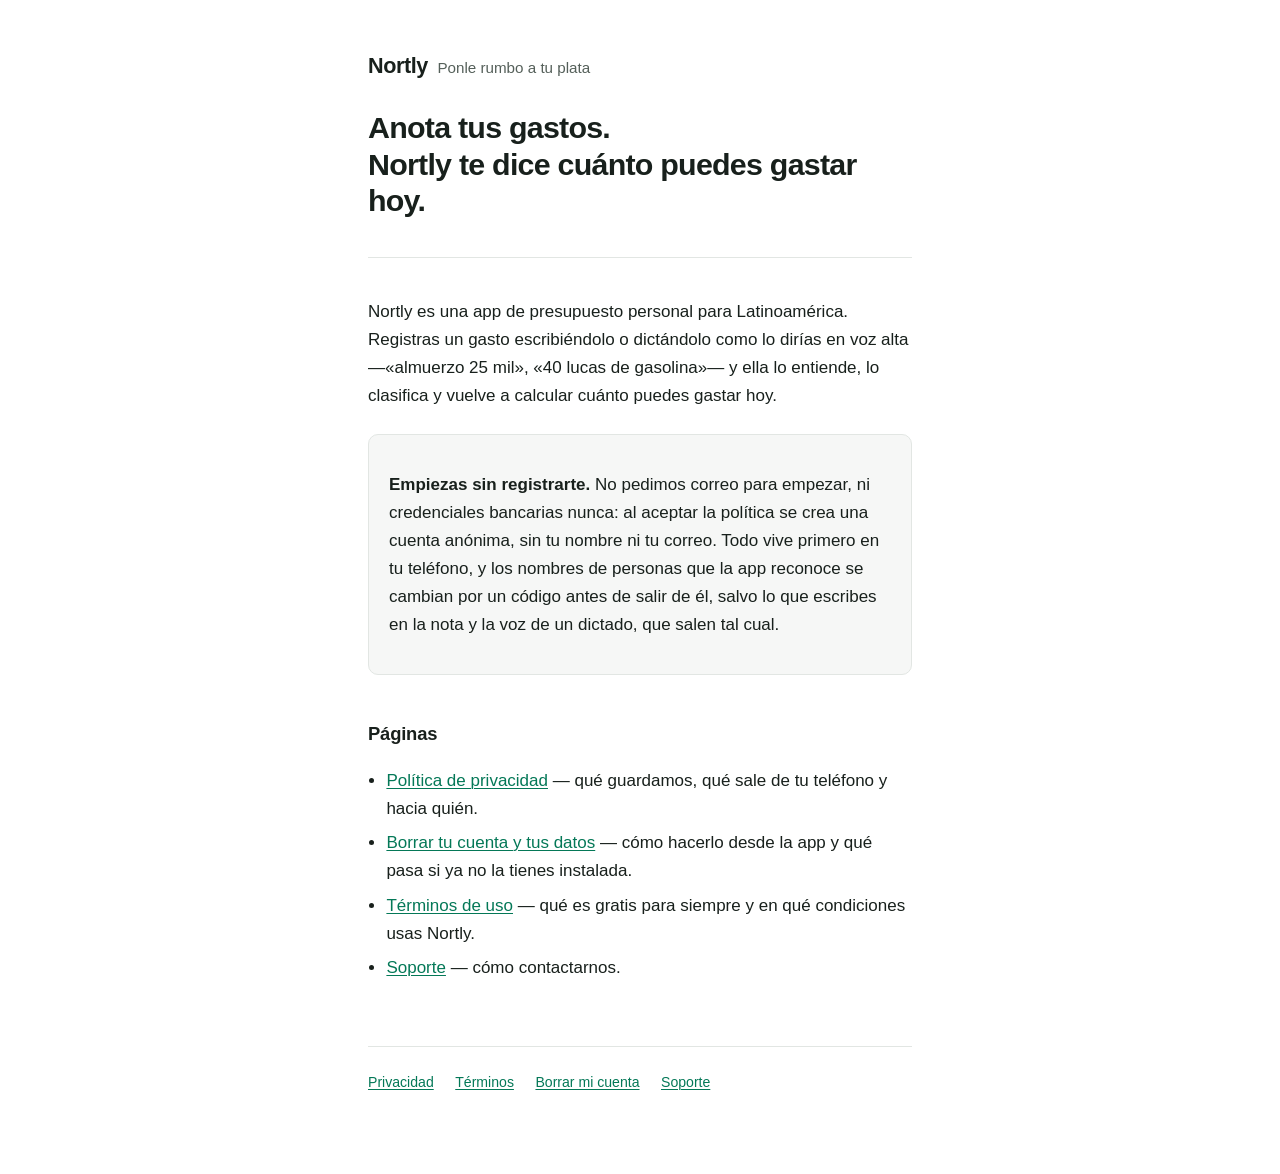
<file: index.html>
<!doctype html>
<html lang="es">
<head>
<meta charset="utf-8">
<meta name="viewport" content="width=device-width, initial-scale=1">
<title>Nortly — Ponle rumbo a tu plata</title>
<meta name="description" content="Nortly es una app de presupuesto personal: anotas tus gastos escribiendo o dictando, y te dice cuánto puedes gastar hoy con tu presupuesto.">
<link rel="canonical" href="https://sudo865.github.io/rumbo-web/">
<link rel="stylesheet" href="estilo.css">
</head>
<body>
<div class="envoltura">

<header>
  <div class="marca"><strong>Nortly</strong> <span>Ponle rumbo a tu plata</span></div>
  <h1>Anota tus gastos.<br>Nortly te dice cuánto puedes gastar hoy.</h1>
</header>

<p>Nortly es una app de presupuesto personal para Latinoamérica. Registras un gasto escribiéndolo o
dictándolo como lo dirías en voz alta —«almuerzo 25 mil», «40 lucas de gasolina»— y ella lo
entiende, lo clasifica y vuelve a calcular cuánto puedes gastar hoy.</p>

<div class="caja">
  <p><strong>Empiezas sin registrarte.</strong> No pedimos correo para empezar, ni credenciales
  bancarias nunca: al aceptar la política se crea una cuenta anónima, sin tu nombre ni tu correo.
  Todo vive primero en tu teléfono, y los nombres de personas que la app reconoce
  se cambian por un código antes de salir de él, salvo lo que escribes en la nota y la voz de un
  dictado, que salen tal cual.</p>
</div>

<h2>Páginas</h2>
<ul>
  <li><a href="privacidad.html">Política de privacidad</a> — qué guardamos, qué sale de tu
      teléfono y hacia quién.</li>
  <li><a href="borrar-cuenta.html">Borrar tu cuenta y tus datos</a> — cómo hacerlo desde la app y
      qué pasa si ya no la tienes instalada.</li>
  <li><a href="terminos.html">Términos de uso</a> — qué es gratis para siempre y en qué condiciones
      usas Nortly.</li>
  <li><a href="soporte.html">Soporte</a> — cómo contactarnos.</li>
</ul>

<footer>
  <a href="privacidad.html">Privacidad</a>
  <a href="terminos.html">Términos</a>
  <a href="borrar-cuenta.html">Borrar mi cuenta</a>
  <a href="soporte.html">Soporte</a>
</footer>

</div>
</body>
</html>
</file>
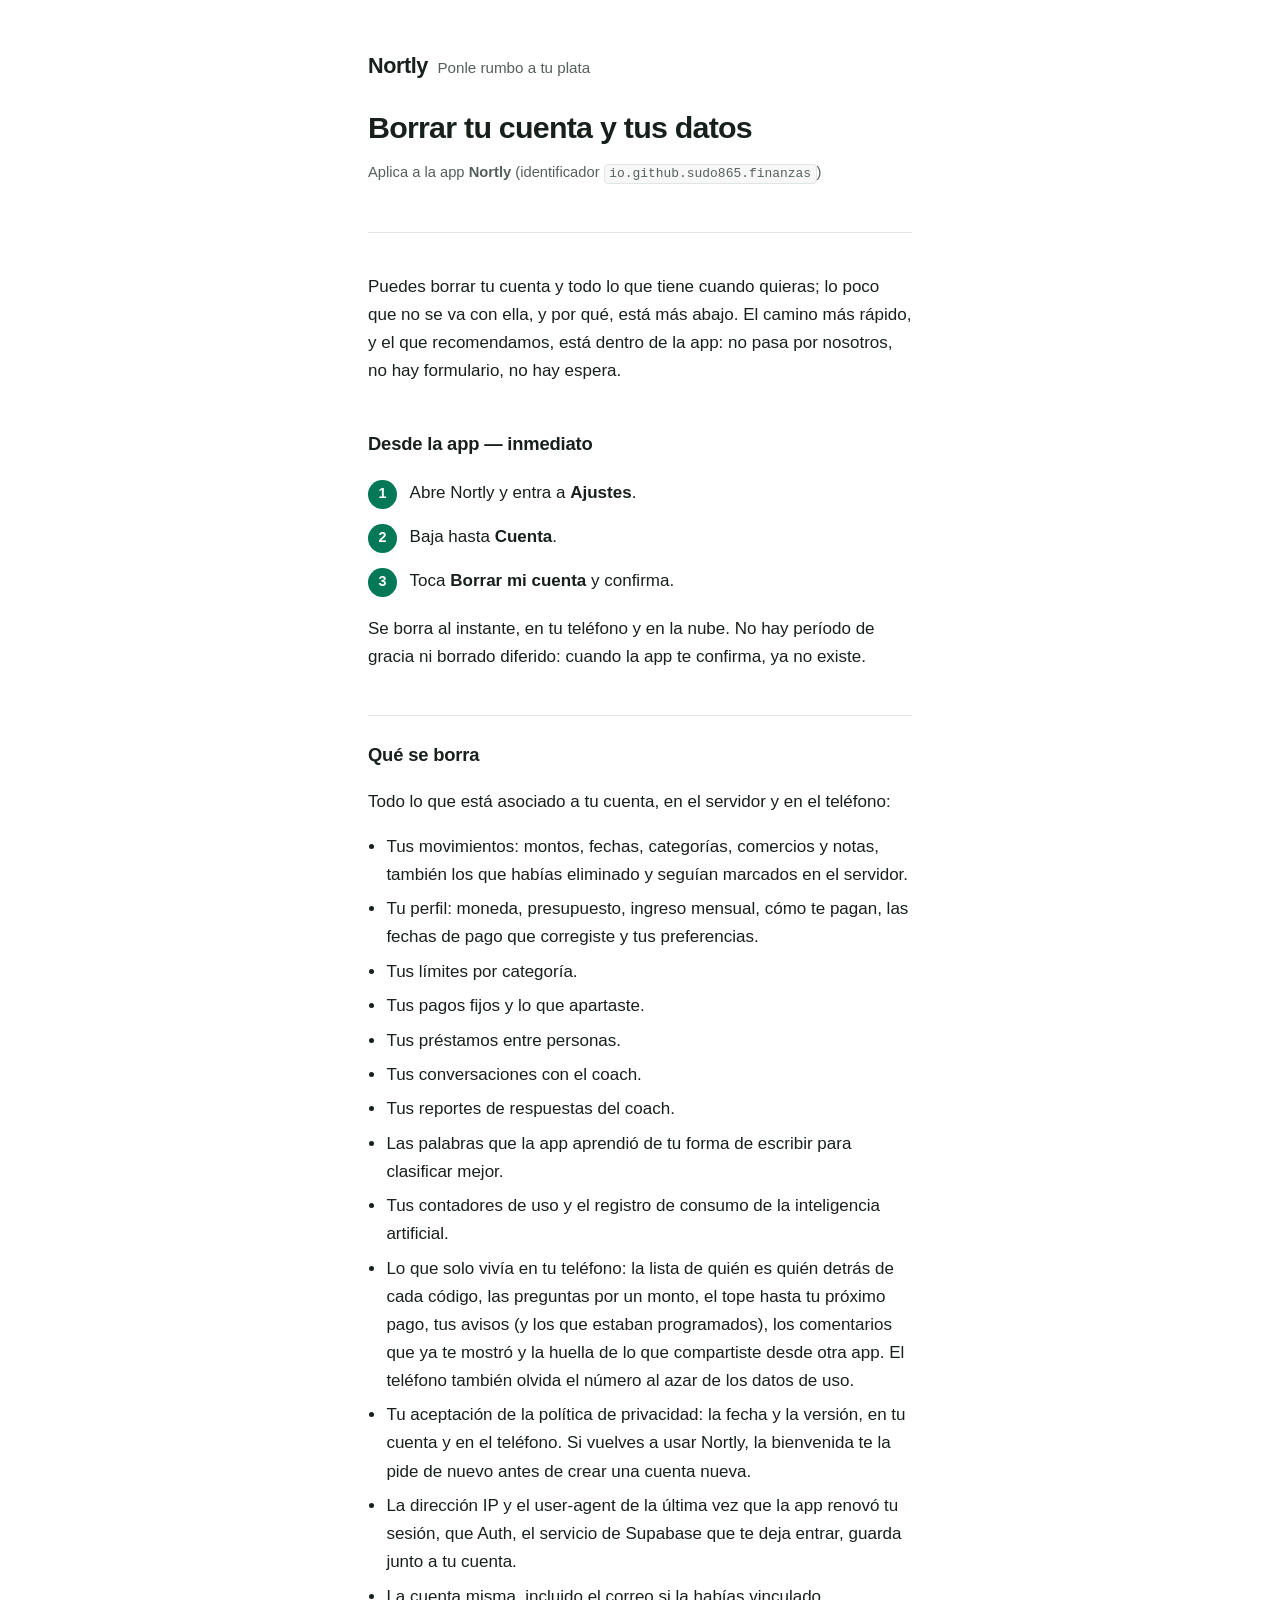
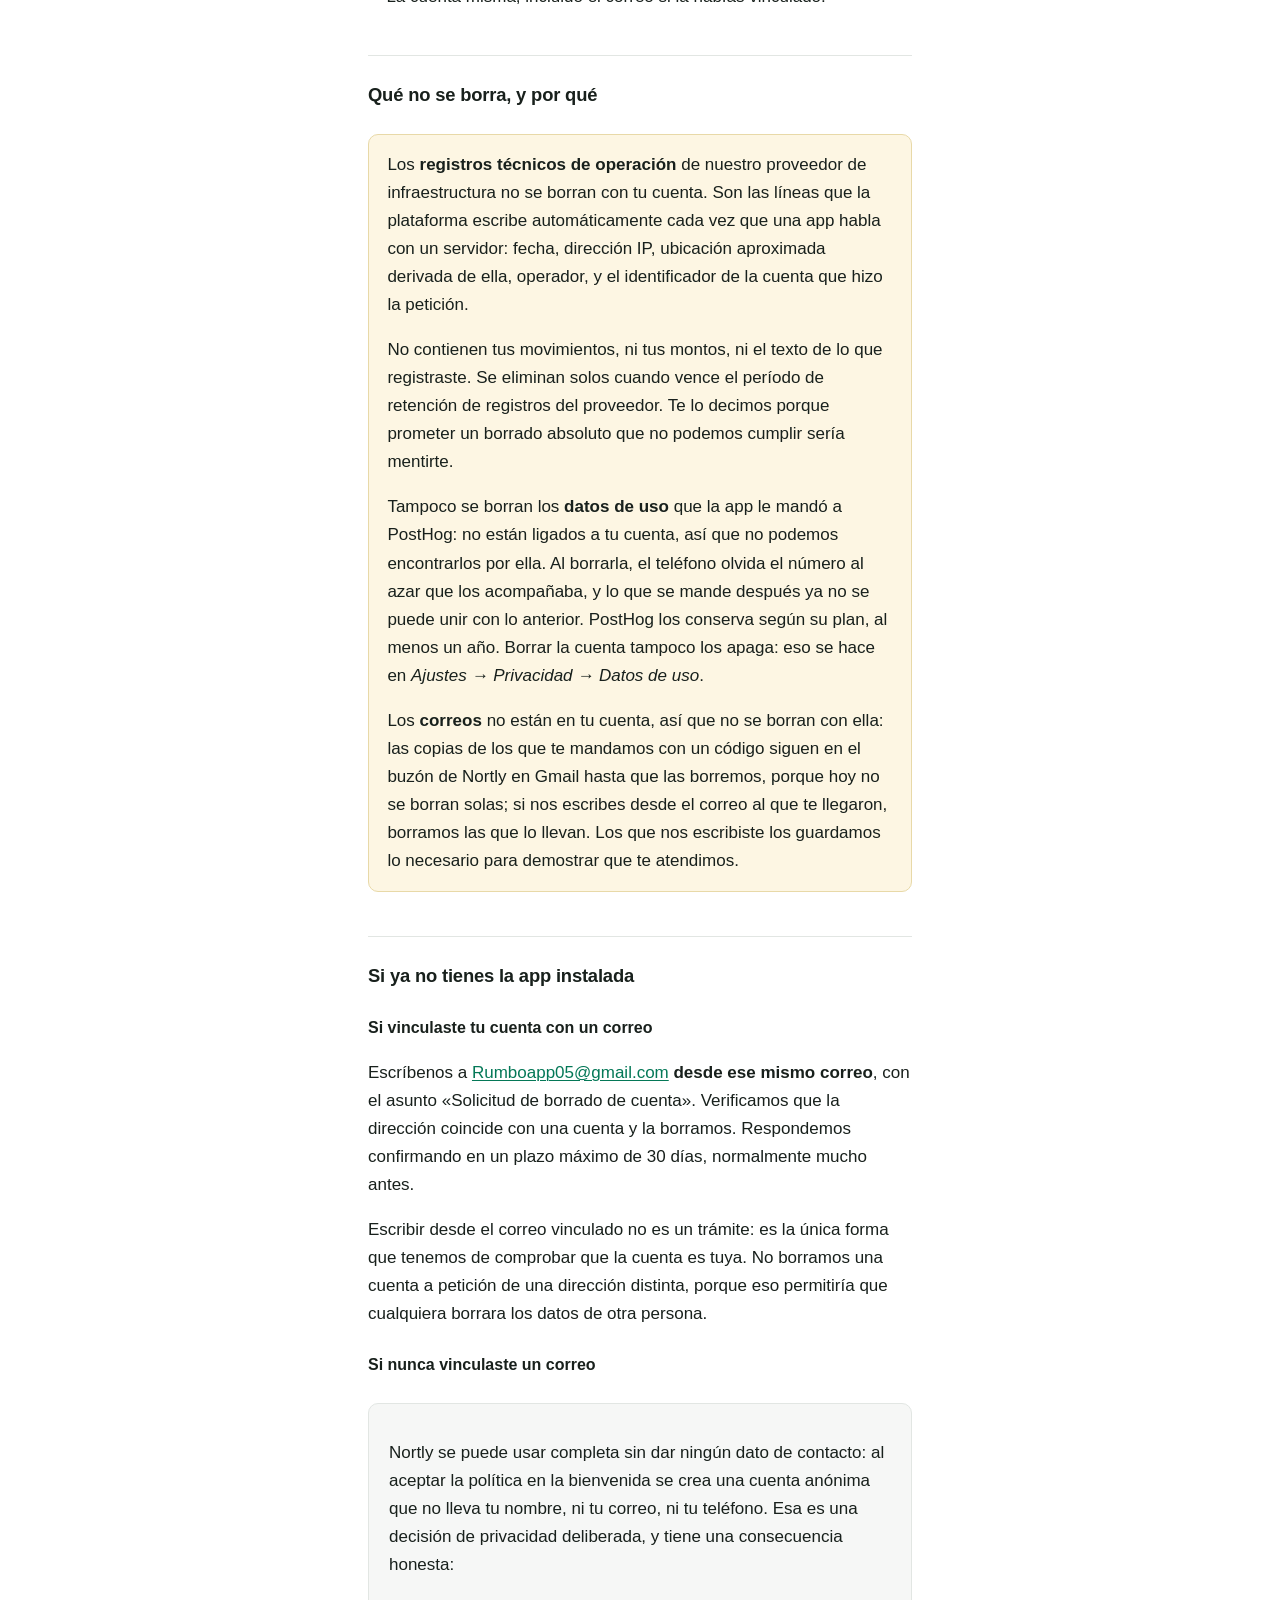
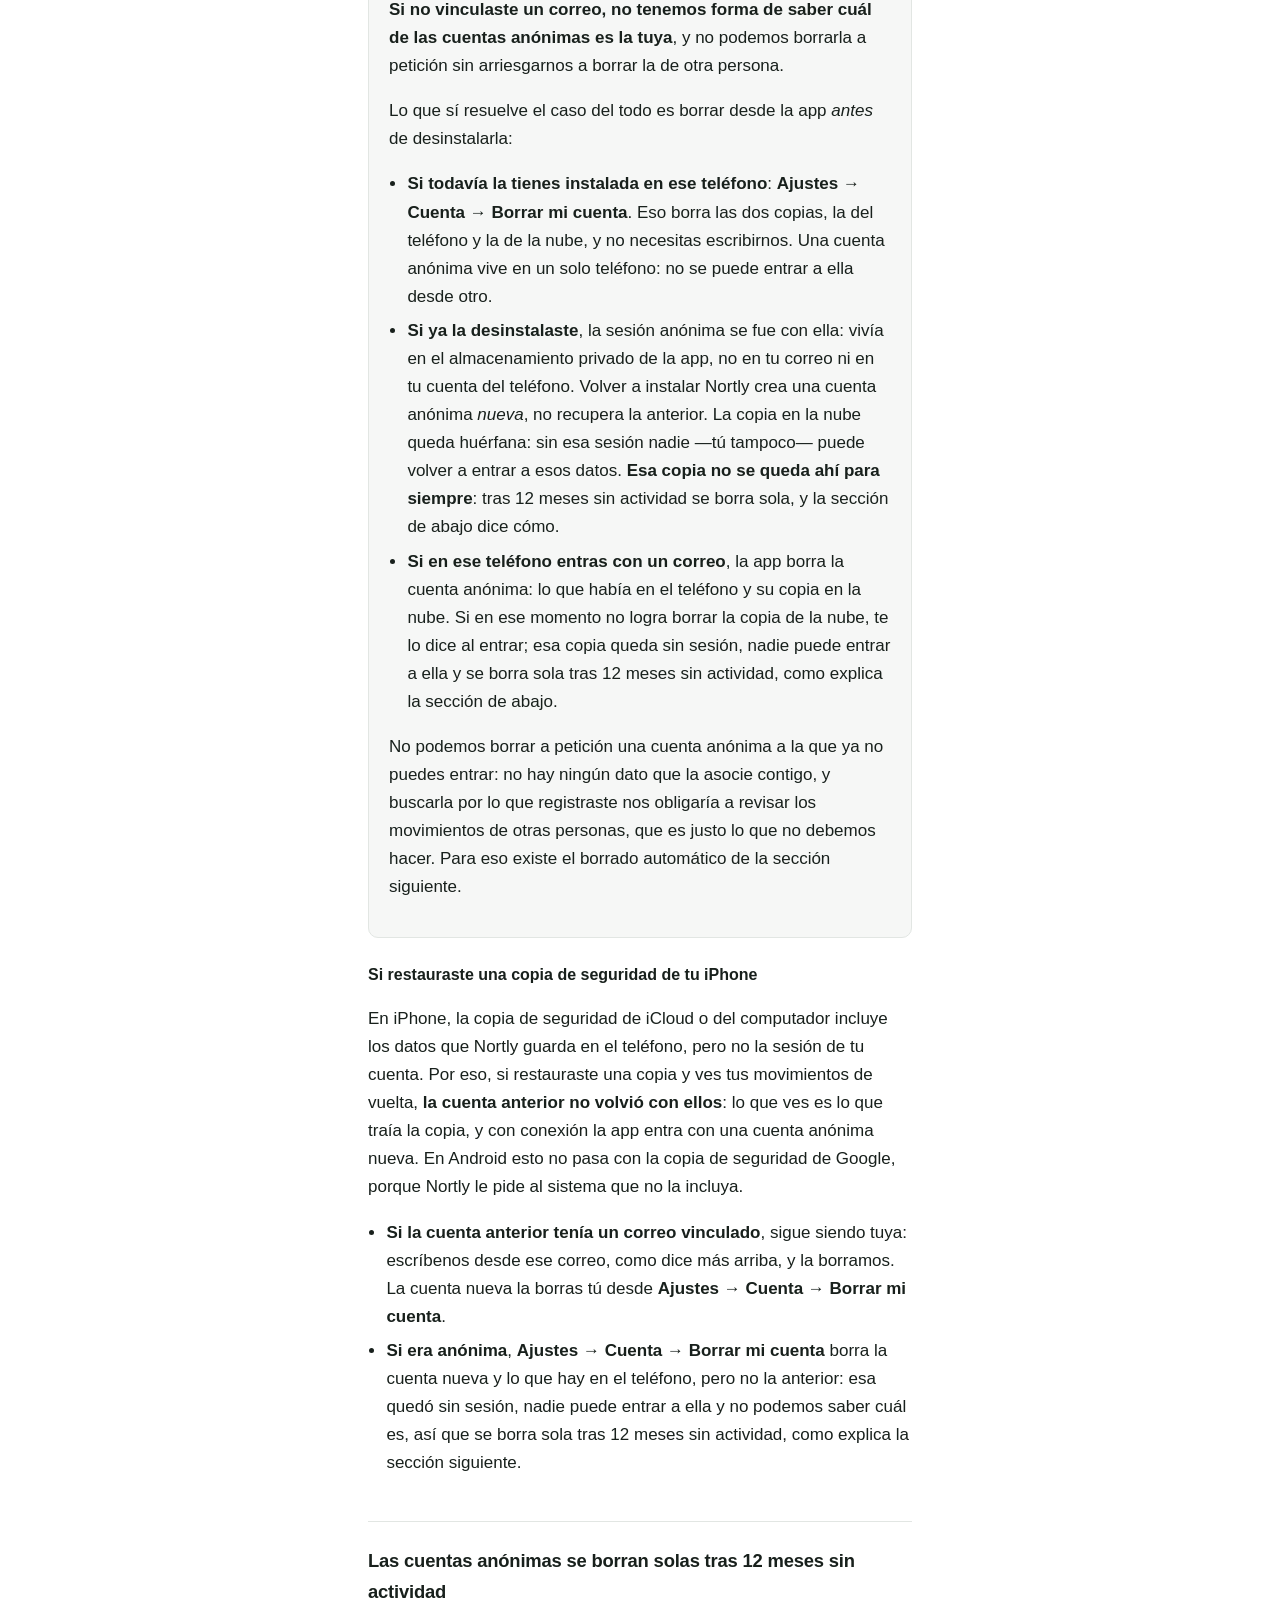
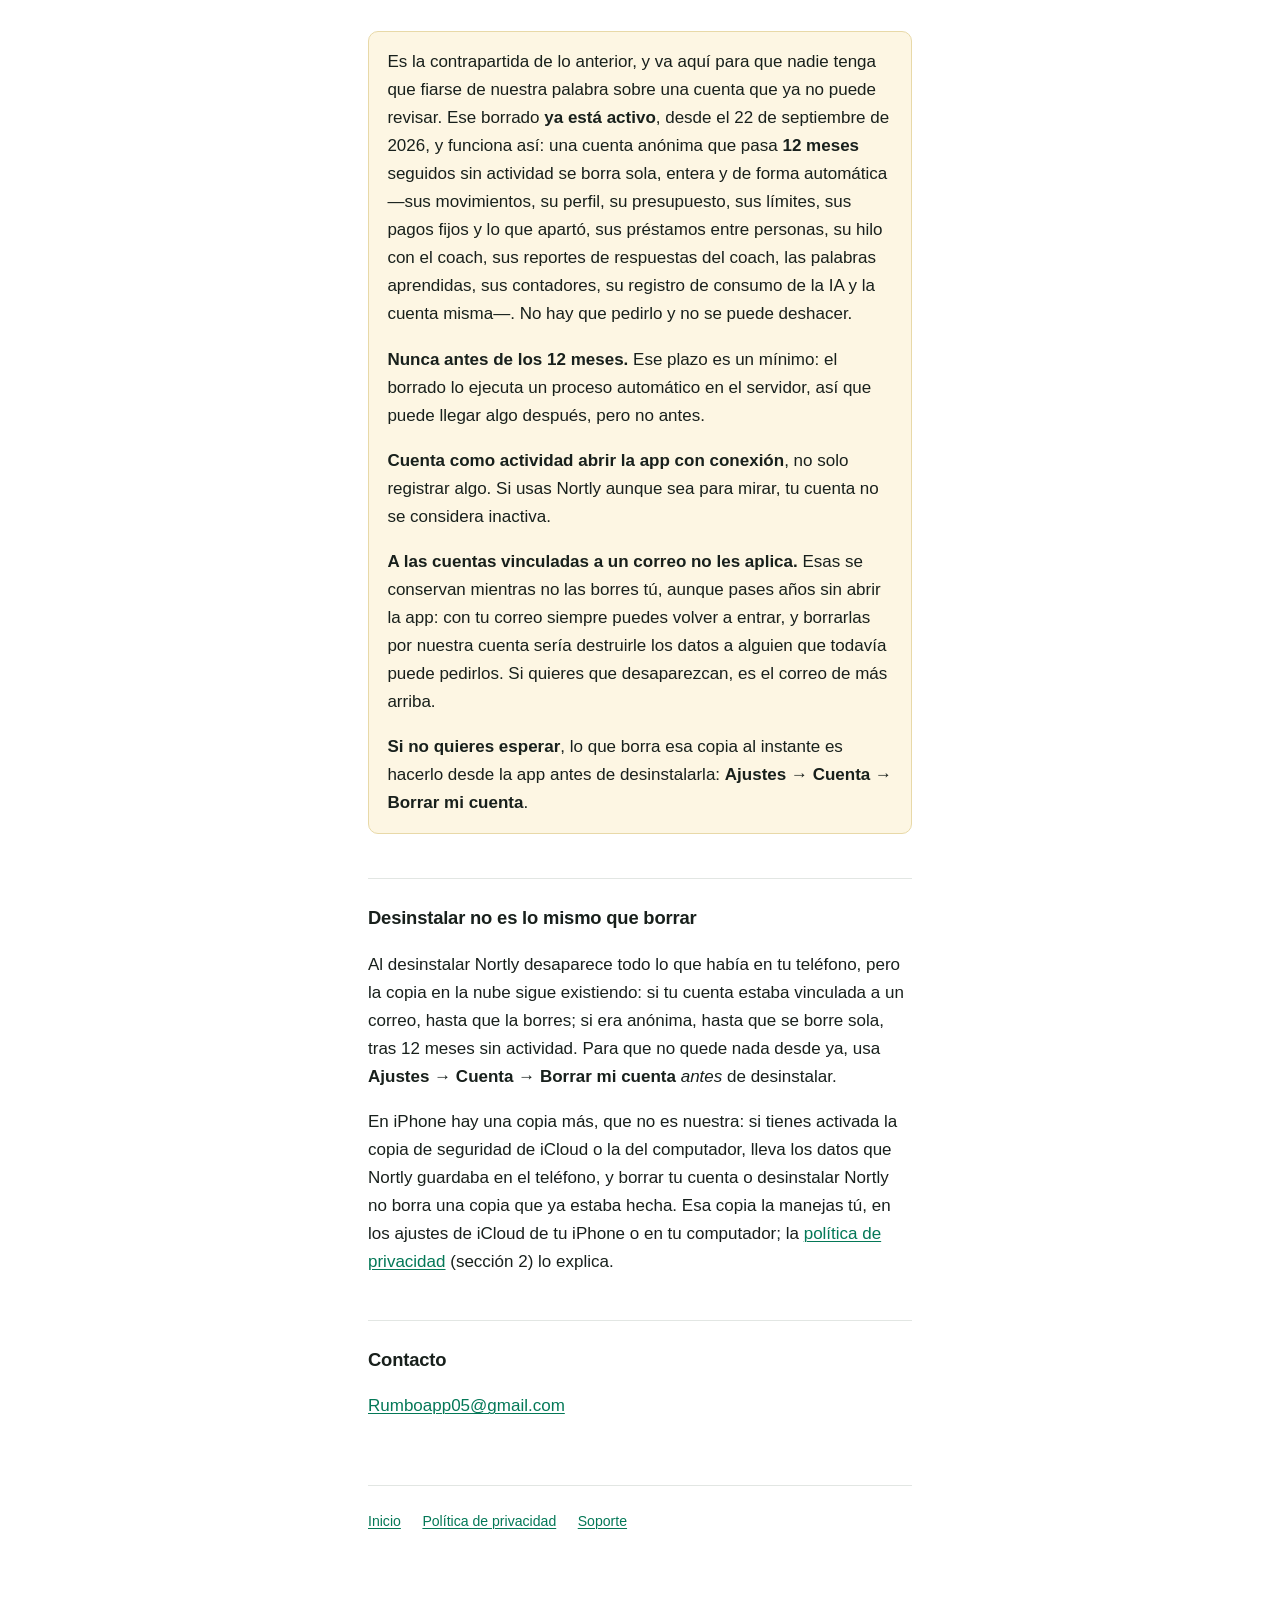
<file: borrar-cuenta.html>
<!doctype html>
<html lang="es">
<head>
<meta charset="utf-8">
<meta name="viewport" content="width=device-width, initial-scale=1">
<title>Borrar tu cuenta de Nortly</title>
<meta name="description" content="Cómo borrar tu cuenta de Nortly y todos tus datos, desde la app o solicitándolo aquí.">
<link rel="canonical" href="https://sudo865.github.io/rumbo-web/borrar-cuenta.html">
<link rel="stylesheet" href="estilo.css">
</head>
<body>
<div class="envoltura">

<header>
  <div class="marca"><strong>Nortly</strong> <span>Ponle rumbo a tu plata</span></div>
  <h1>Borrar tu cuenta y tus datos</h1>
  <p class="sutil">Aplica a la app <strong>Nortly</strong> (identificador <code>io.github.sudo865.finanzas</code>)</p>
</header>

<p>Puedes borrar tu cuenta y todo lo que tiene cuando quieras; lo poco que no se va con ella, y por
qué, está más abajo. El camino más rápido, y el que recomendamos, está dentro de la app: no pasa por
nosotros, no hay formulario, no hay espera.</p>

<h2>Desde la app — inmediato</h2>
<ol class="pasos">
  <li>Abre Nortly y entra a <strong>Ajustes</strong>.</li>
  <li>Baja hasta <strong>Cuenta</strong>.</li>
  <li>Toca <strong>Borrar mi cuenta</strong> y confirma.</li>
</ol>
<p>Se borra al instante, en tu teléfono y en la nube. No hay período de gracia ni borrado
diferido: cuando la app te confirma, ya no existe.</p>

<h2>Qué se borra</h2>
<p>Todo lo que está asociado a tu cuenta, en el servidor y en el teléfono:</p>
<ul>
  <li>Tus movimientos: montos, fechas, categorías, comercios y notas, también los que habías
      eliminado y seguían marcados en el servidor.</li>
  <li>Tu perfil: moneda, presupuesto, ingreso mensual, cómo te pagan, las fechas de pago que
      corregiste y tus preferencias.</li>
  <li>Tus límites por categoría.</li>
  <li>Tus pagos fijos y lo que apartaste.</li>
  <li>Tus préstamos entre personas.</li>
  <li>Tus conversaciones con el coach.</li>
  <li>Tus reportes de respuestas del coach.</li>
  <li>Las palabras que la app aprendió de tu forma de escribir para clasificar mejor.</li>
  <li>Tus contadores de uso y el registro de consumo de la inteligencia artificial.</li>
  <li>Lo que solo vivía en tu teléfono: la lista de quién es quién detrás de cada código, las
      preguntas por un monto, el tope hasta tu próximo pago, tus avisos (y los que estaban
      programados), los comentarios que ya te mostró y la huella de lo que compartiste desde otra
      app. El teléfono también olvida el número al azar de los datos de uso.</li>
  <li>Tu aceptación de la política de privacidad: la fecha y la versión, en tu cuenta y en el
      teléfono. Si vuelves a usar Nortly, la bienvenida te la pide de nuevo antes de crear una cuenta
      nueva.</li>
  <li>La dirección IP y el user-agent de la última vez que la app renovó tu sesión, que Auth, el
      servicio de Supabase que te deja entrar, guarda junto a tu cuenta.</li>
  <li>La cuenta misma, incluido el correo si la habías vinculado.</li>
</ul>

<h2>Qué no se borra, y por qué</h2>
<div class="aviso">
  <p>Los <strong>registros técnicos de operación</strong> de nuestro proveedor de infraestructura
  no se borran con tu cuenta. Son las líneas que la plataforma escribe automáticamente cada vez
  que una app habla con un servidor: fecha, dirección IP, ubicación aproximada derivada de ella,
  operador, y el identificador de la cuenta que hizo la petición.</p>
  <p>No contienen tus movimientos, ni tus montos, ni el texto de lo que registraste. Se eliminan
  solos cuando vence el período de retención de registros del proveedor. Te lo decimos porque
  prometer un borrado absoluto que no podemos cumplir sería mentirte.</p>
  <p>Tampoco se borran los <strong>datos de uso</strong> que la app le mandó a PostHog: no están
  ligados a tu cuenta, así que no podemos encontrarlos por ella. Al borrarla, el teléfono olvida el
  número al azar que los acompañaba, y lo que se mande después ya no se puede unir con lo anterior.
  PostHog los conserva según su plan, al menos un año. Borrar la cuenta tampoco los apaga: eso se
  hace en <em>Ajustes → Privacidad → Datos de uso</em>.</p>
  <p>Los <strong>correos</strong> no están en tu cuenta, así que no se borran con ella: las copias de los que
  te mandamos con un código siguen en el buzón de Nortly en Gmail hasta que las borremos, porque hoy no
  se borran solas; si nos escribes desde el correo al que te llegaron, borramos las que lo llevan. Los
  que nos escribiste los guardamos lo necesario para demostrar que te atendimos.</p>
</div>

<h2>Si ya no tienes la app instalada</h2>

<h3>Si vinculaste tu cuenta con un correo</h3>
<p>Escríbenos a <a href="mailto:Rumboapp05@gmail.com?subject=Solicitud%20de%20borrado%20de%20cuenta">Rumboapp05@gmail.com</a>
<strong>desde ese mismo correo</strong>, con el asunto «Solicitud de borrado de cuenta». Verificamos
que la dirección coincide con una cuenta y la borramos. Respondemos confirmando en un plazo máximo
de 30 días, normalmente mucho antes.</p>
<p>Escribir desde el correo vinculado no es un trámite: es la única forma que tenemos de
comprobar que la cuenta es tuya. No borramos una cuenta a petición de una dirección distinta,
porque eso permitiría que cualquiera borrara los datos de otra persona.</p>

<h3>Si nunca vinculaste un correo</h3>
<div class="caja">
  <p>Nortly se puede usar completa sin dar ningún dato de contacto: al aceptar la política en la
  bienvenida se crea una cuenta anónima que no lleva tu nombre, ni tu correo, ni tu teléfono. Esa es una decisión de privacidad
  deliberada, y tiene una consecuencia honesta:</p>
  <p><strong>Si no vinculaste un correo, no tenemos forma de saber cuál de las cuentas anónimas es
  la tuya</strong>, y no podemos borrarla a petición sin arriesgarnos a borrar la de otra
  persona.</p>
  <p>Lo que sí resuelve el caso del todo es borrar desde la app <em>antes</em> de desinstalarla:</p>
  <ul>
    <li><strong>Si todavía la tienes instalada en ese teléfono</strong>:
        <strong>Ajustes → Cuenta → Borrar mi cuenta</strong>. Eso borra las dos copias, la del
        teléfono y la de la nube, y no necesitas escribirnos. Una cuenta anónima vive en un solo
        teléfono: no se puede entrar a ella desde otro.</li>
    <li><strong>Si ya la desinstalaste</strong>, la sesión anónima se fue con ella: vivía en el
        almacenamiento privado de la app, no en tu correo ni en tu cuenta del teléfono. Volver a
        instalar Nortly crea una cuenta anónima <em>nueva</em>, no recupera la anterior. La copia en
        la nube queda huérfana: sin esa sesión nadie —tú tampoco— puede volver a entrar a esos
        datos. <strong>Esa copia no se queda ahí para siempre</strong>: tras 12 meses sin
        actividad se borra sola, y la sección de abajo dice cómo.</li>
    <li><strong>Si en ese teléfono entras con un correo</strong>, la app borra la cuenta anónima: lo
        que había en el teléfono y su copia en la nube. Si en ese momento no logra borrar la copia de
        la nube, te lo dice al entrar; esa copia queda sin sesión, nadie puede entrar a ella y se
        borra sola tras 12 meses sin actividad, como explica la sección de abajo.</li>
  </ul>
  <p>No podemos borrar a petición una cuenta anónima a la que ya no puedes entrar: no hay ningún
  dato que la asocie contigo, y buscarla por lo que registraste nos obligaría a revisar los
  movimientos de otras personas, que es justo lo que no debemos hacer. Para eso existe el borrado
  automático de la sección siguiente.</p>
</div>

<h3>Si restauraste una copia de seguridad de tu iPhone</h3>
<p>En iPhone, la copia de seguridad de iCloud o del computador incluye los datos que Nortly guarda en el
teléfono, pero no la sesión de tu cuenta. Por eso, si restauraste una copia y ves tus movimientos de
vuelta, <strong>la cuenta anterior no volvió con ellos</strong>: lo que ves es lo que traía la copia, y con
conexión la app entra con una cuenta anónima nueva. En Android esto no pasa con la copia de seguridad de
Google, porque Nortly le pide al sistema que no la incluya.</p>
<ul>
  <li><strong>Si la cuenta anterior tenía un correo vinculado</strong>, sigue siendo tuya: escríbenos desde
      ese correo, como dice más arriba, y la borramos. La cuenta nueva la borras tú desde
      <strong>Ajustes → Cuenta → Borrar mi cuenta</strong>.</li>
  <li><strong>Si era anónima</strong>, <strong>Ajustes → Cuenta → Borrar mi cuenta</strong> borra la cuenta
      nueva y lo que hay en el teléfono, pero no la anterior: esa quedó sin sesión, nadie puede entrar a ella y
      no podemos saber cuál es, así que se borra sola tras 12 meses sin actividad, como explica la sección
      siguiente.</li>
</ul>

<h2>Las cuentas anónimas se borran solas tras 12 meses sin actividad</h2>
<div class="aviso">
  <p>Es la contrapartida de lo anterior, y va aquí para que nadie tenga que fiarse de nuestra
  palabra sobre una cuenta que ya no puede revisar. Ese borrado <strong>ya está activo</strong>,
  desde el 22 de septiembre de 2026, y funciona así: una cuenta anónima que pasa
  <strong>12 meses</strong> seguidos sin actividad se borra sola, entera y de forma automática
  —sus movimientos, su perfil, su presupuesto, sus límites, sus pagos fijos y lo que apartó, sus
  préstamos entre personas, su hilo con el coach, sus reportes de respuestas del coach, las palabras
  aprendidas, sus contadores, su registro de consumo de la IA y la cuenta misma—. No hay que pedirlo y no se puede deshacer.</p>
  <p><strong>Nunca antes de los 12 meses.</strong> Ese plazo es un mínimo: el borrado lo ejecuta un
  proceso automático en el servidor, así que puede llegar algo después, pero no antes.</p>
  <p><strong>Cuenta como actividad abrir la app con conexión</strong>, no solo registrar algo. Si
  usas Nortly aunque sea para mirar, tu cuenta no se considera inactiva.</p>
  <p><strong>A las cuentas vinculadas a un correo no les aplica.</strong> Esas se conservan mientras
  no las borres tú, aunque pases años sin abrir la app: con tu correo siempre puedes volver a
  entrar, y borrarlas por nuestra cuenta sería destruirle los datos a alguien que todavía puede
  pedirlos. Si quieres que desaparezcan, es el correo de más arriba.</p>
  <p><strong>Si no quieres esperar</strong>, lo que borra esa copia al instante es hacerlo desde la
  app antes de desinstalarla: <strong>Ajustes → Cuenta → Borrar mi cuenta</strong>.</p>
</div>

<h2>Desinstalar no es lo mismo que borrar</h2>
<p>Al desinstalar Nortly desaparece todo lo que había en tu teléfono, pero la copia en la nube
sigue existiendo: si tu cuenta estaba vinculada a un correo, hasta que la borres; si era anónima,
hasta que se borre sola, tras 12 meses sin actividad. Para que no quede nada desde ya, usa
<strong>Ajustes → Cuenta → Borrar mi cuenta</strong> <em>antes</em> de desinstalar.</p>
<p>En iPhone hay una copia más, que no es nuestra: si tienes activada la copia de seguridad de iCloud o
la del computador, lleva los datos que Nortly guardaba en el teléfono, y borrar tu cuenta o desinstalar
Nortly no borra una copia que ya estaba hecha. Esa copia la manejas tú, en los ajustes de iCloud de tu
iPhone o en tu computador; la <a href="privacidad.html">política de privacidad</a> (sección 2) lo explica.</p>

<h2>Contacto</h2>
<p><a href="mailto:Rumboapp05@gmail.com">Rumboapp05@gmail.com</a></p>

<footer>
  <a href="index.html">Inicio</a>
  <a href="privacidad.html">Política de privacidad</a>
  <a href="soporte.html">Soporte</a>
</footer>

</div>
</body>
</html>
</file>
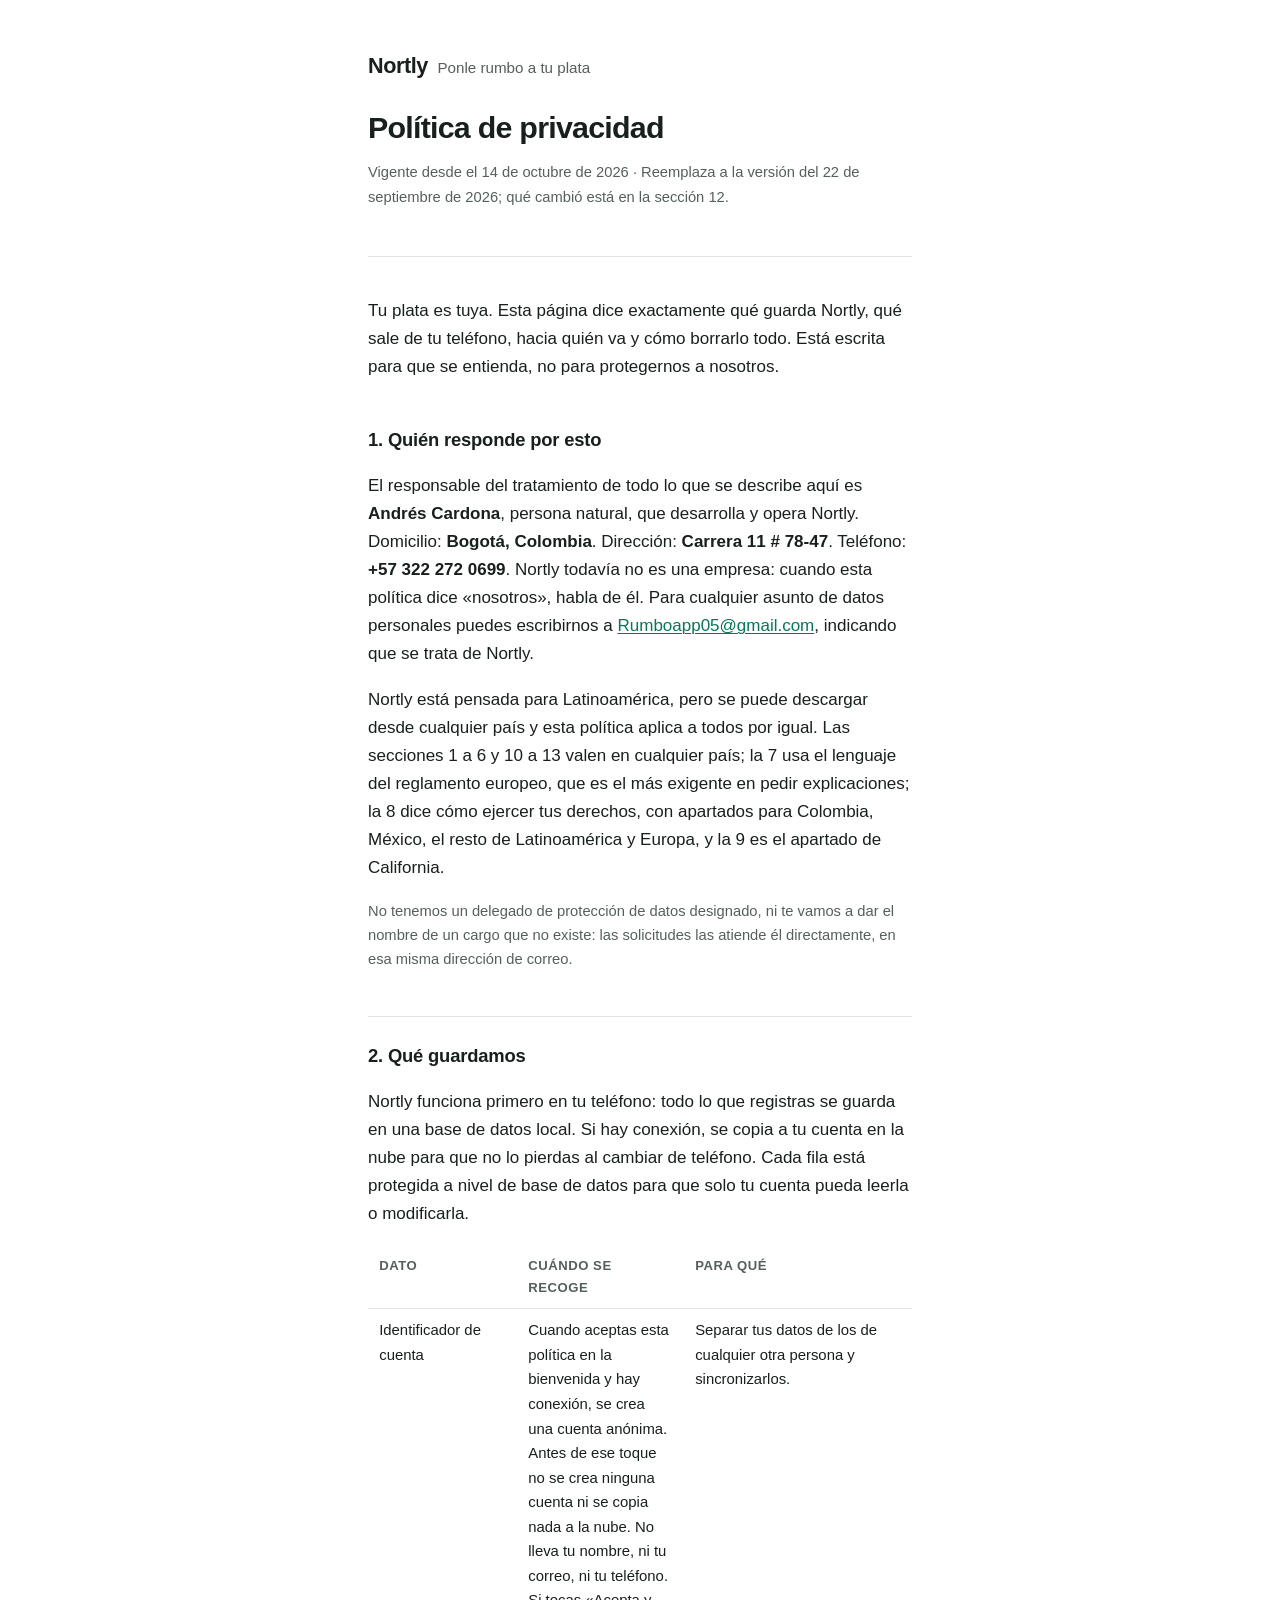
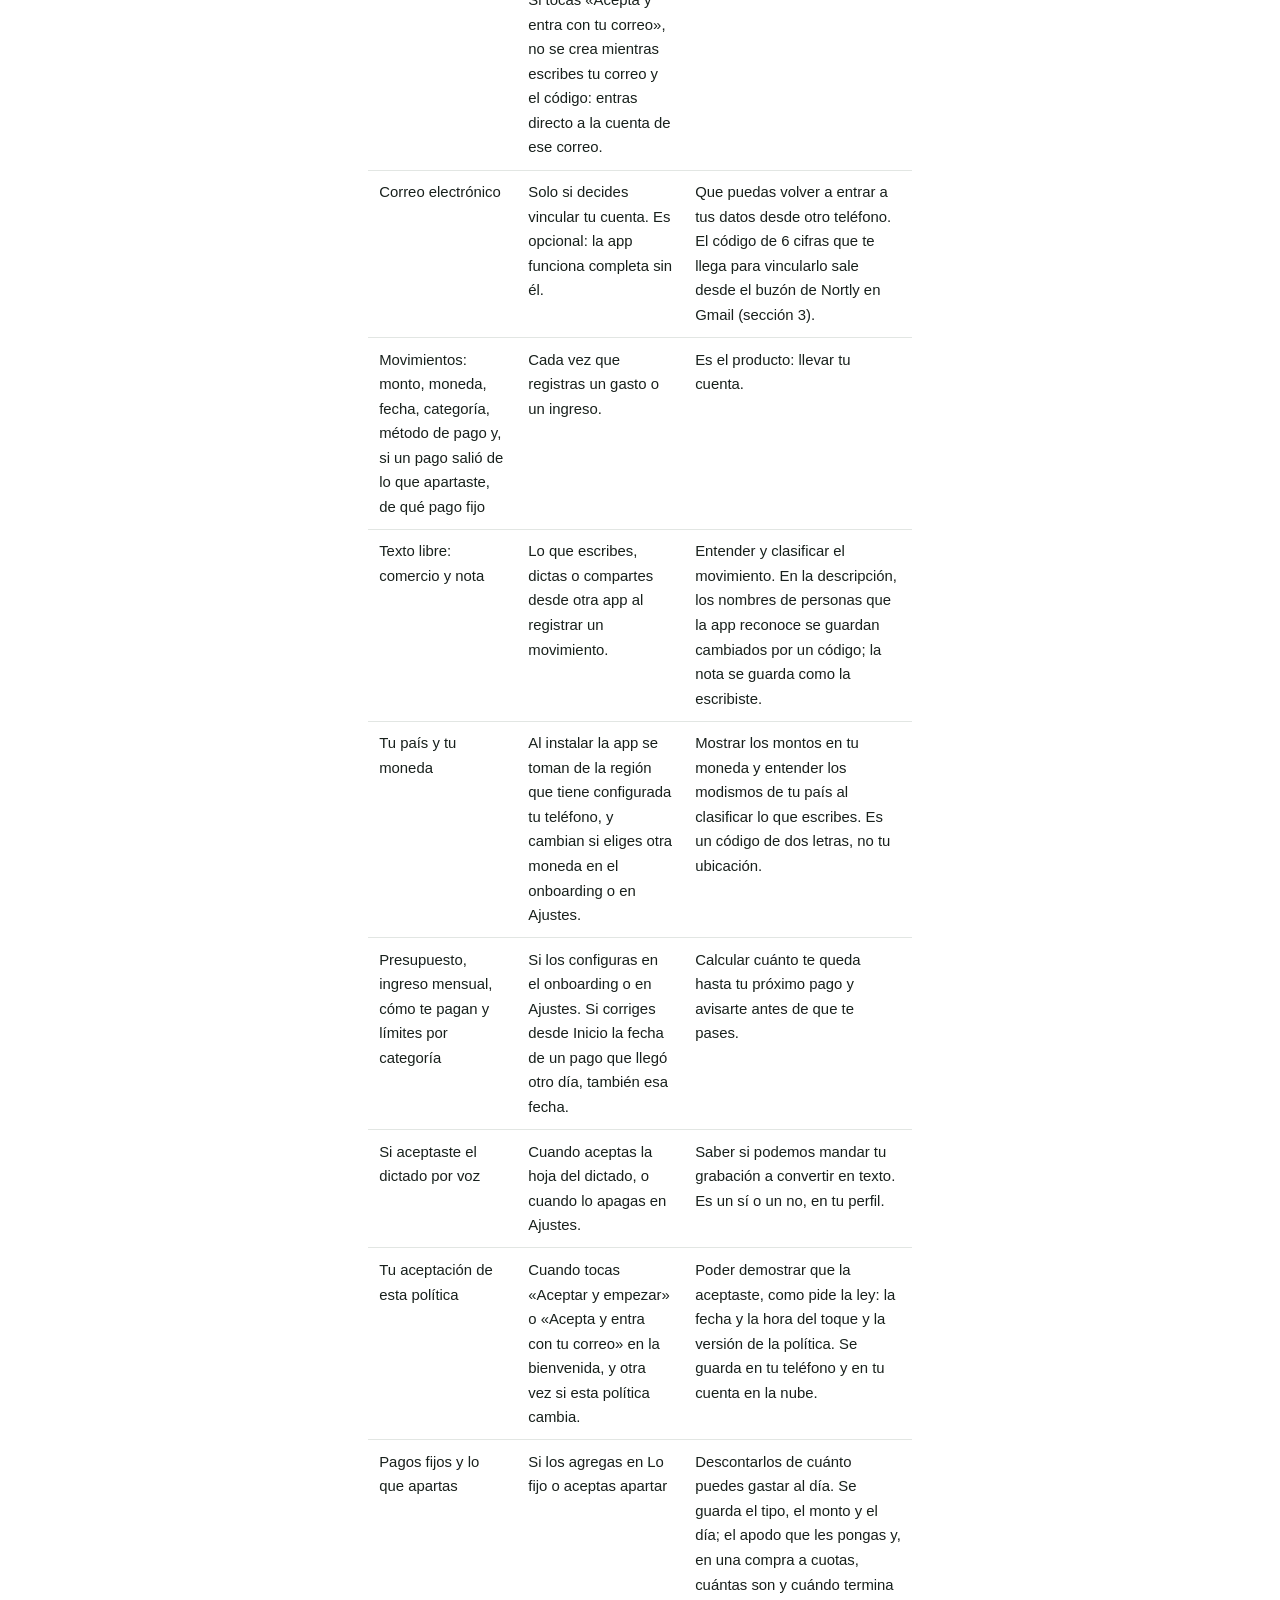
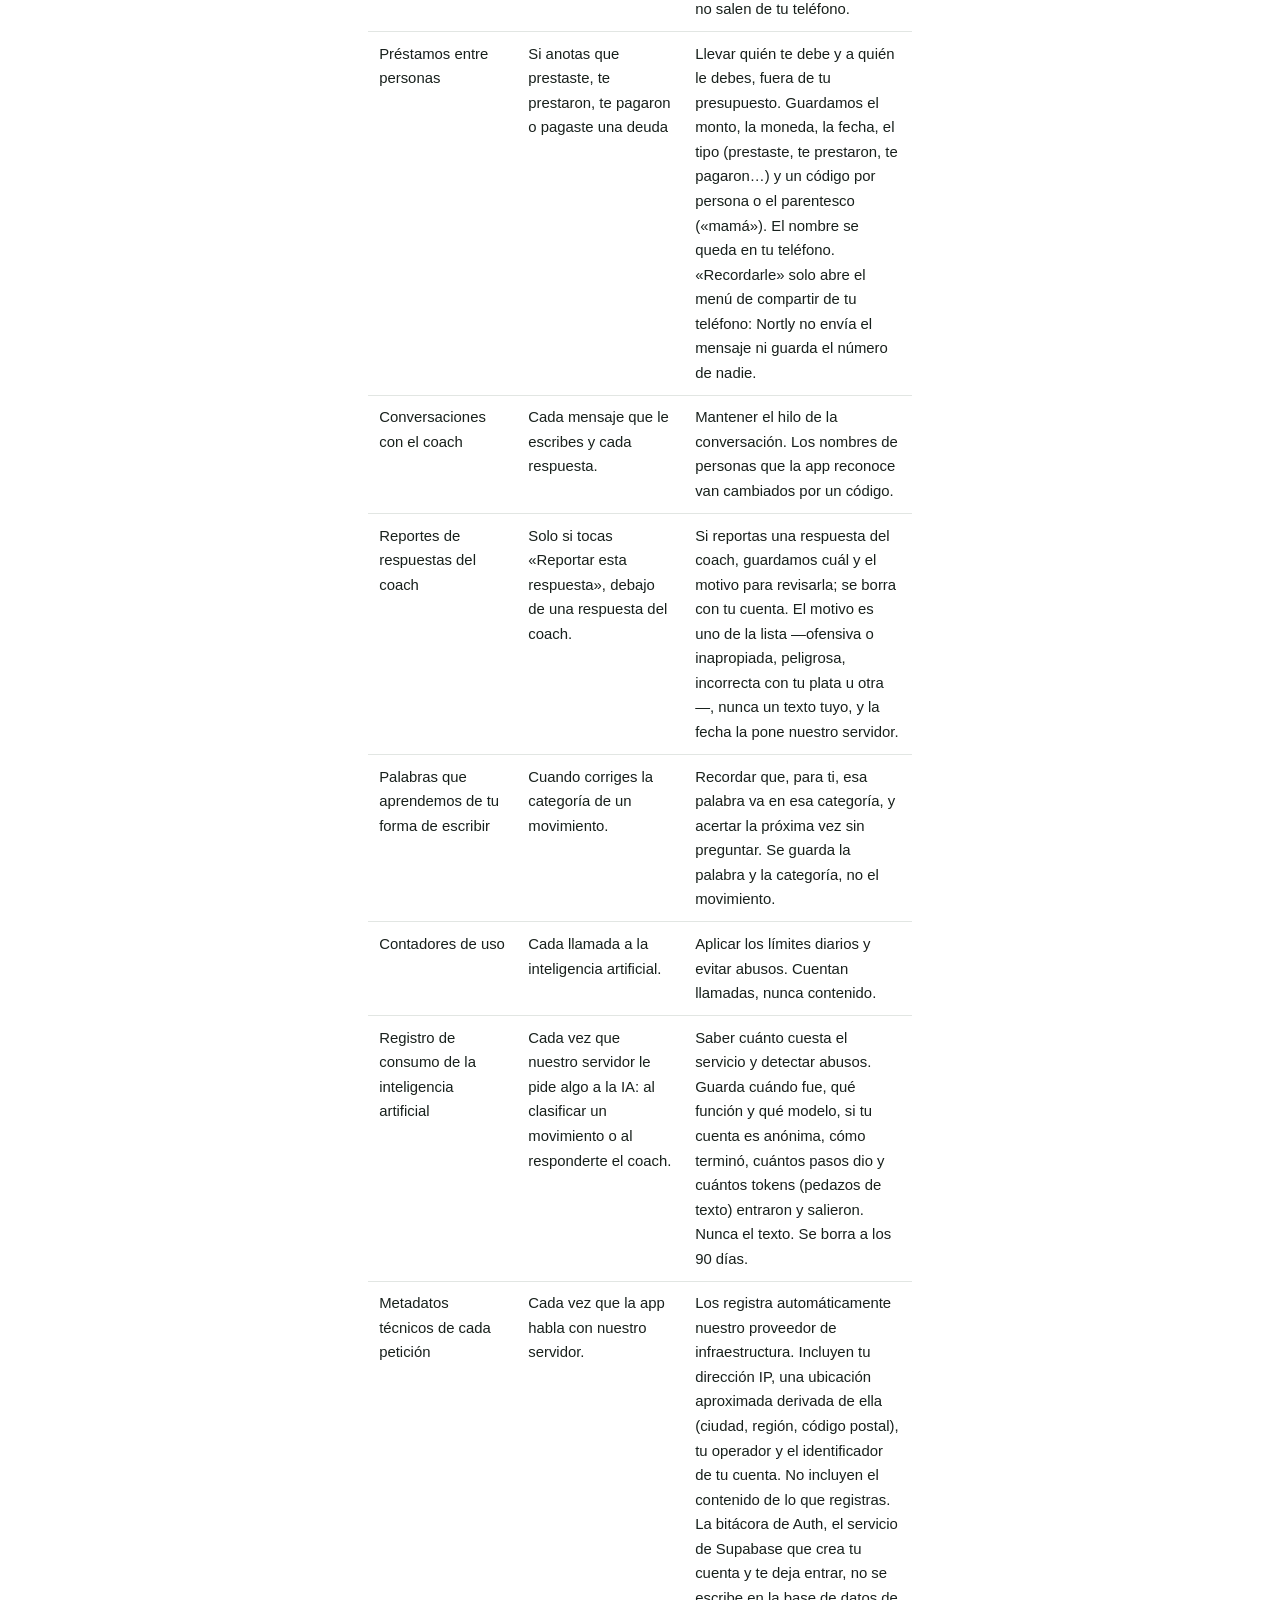
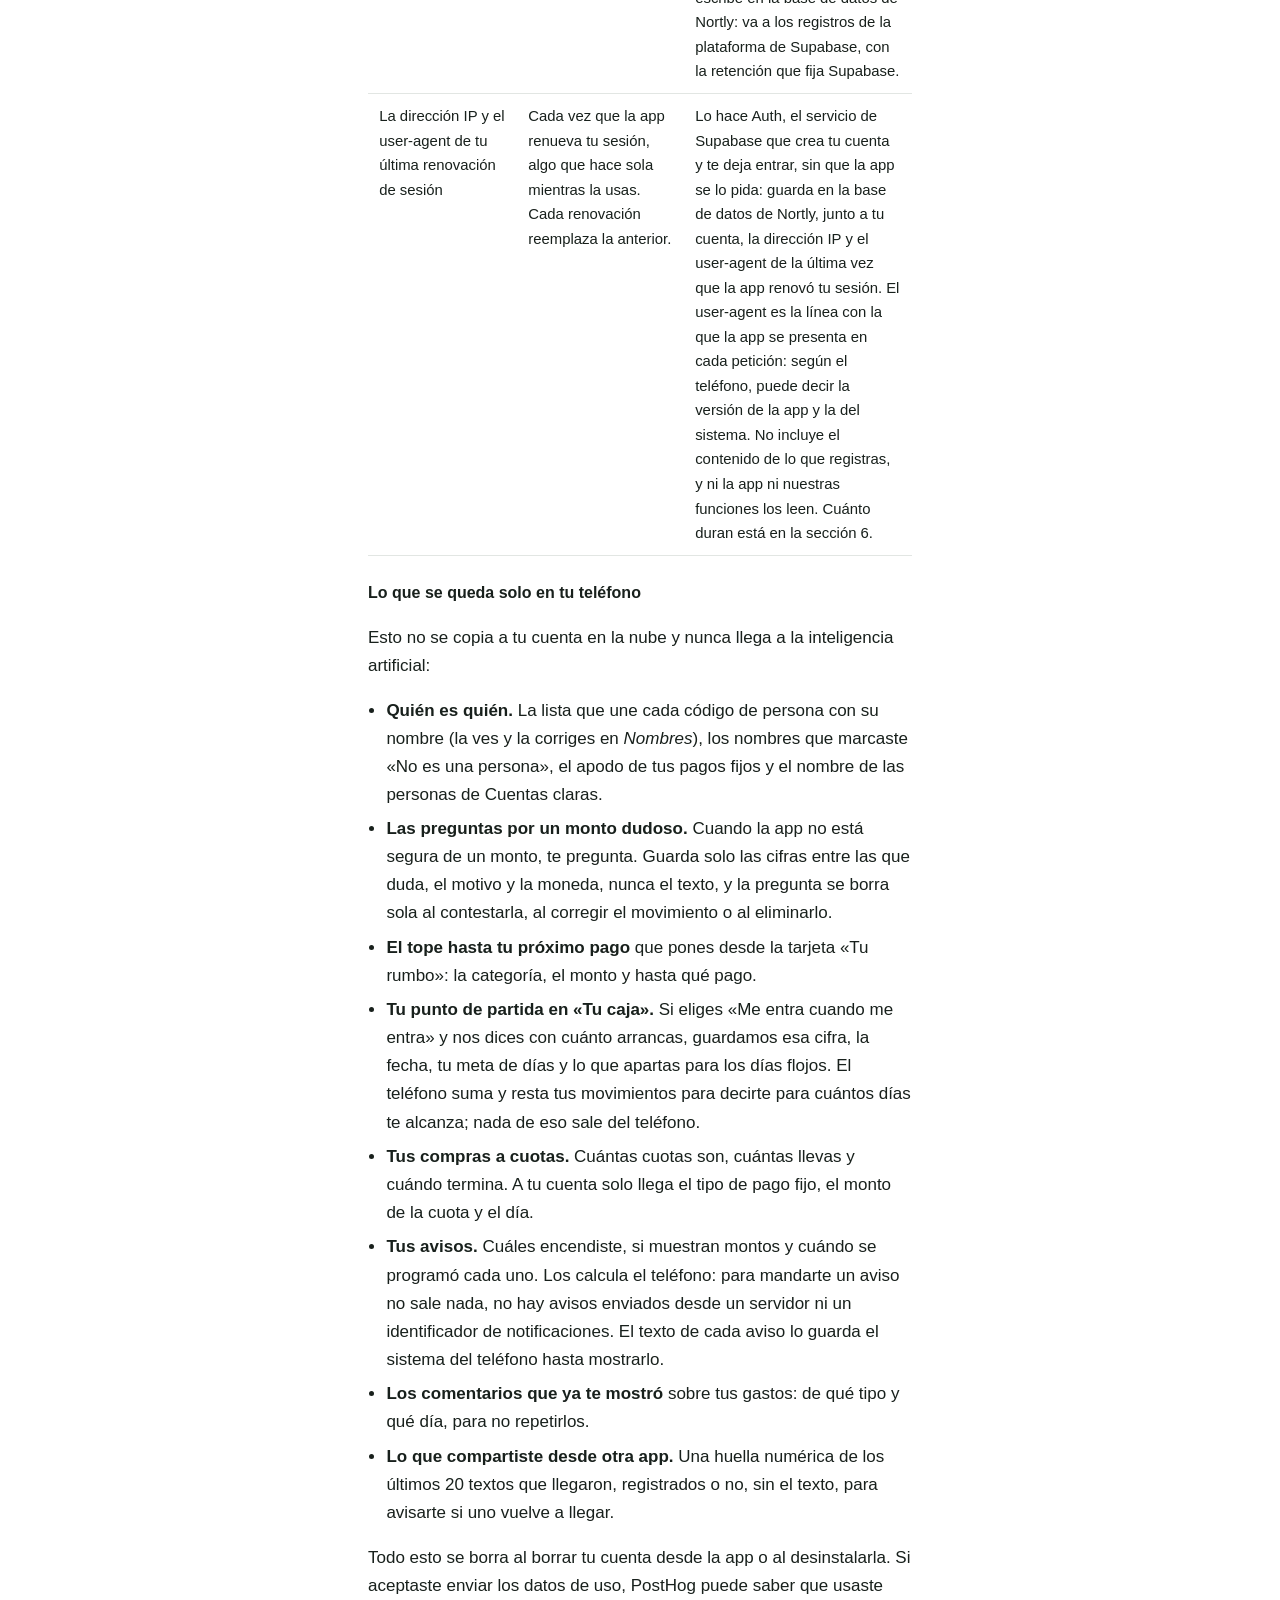
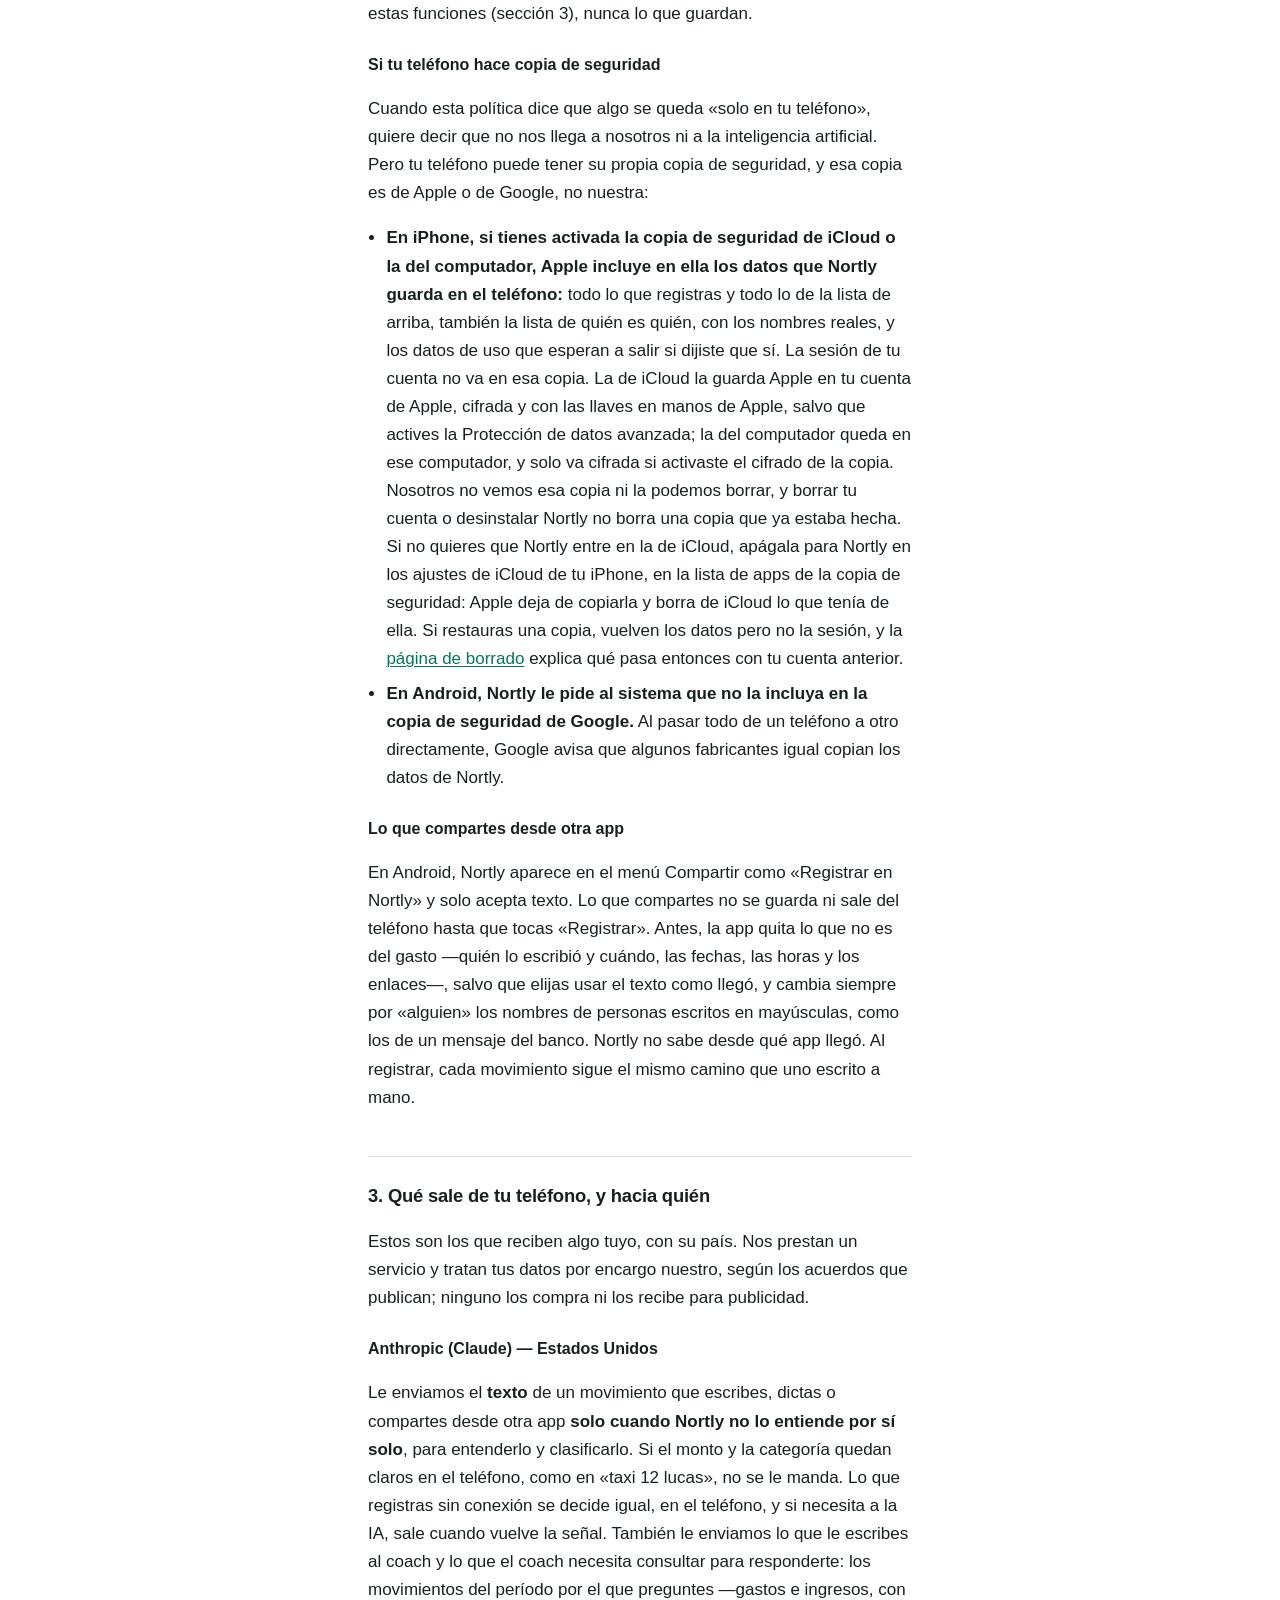
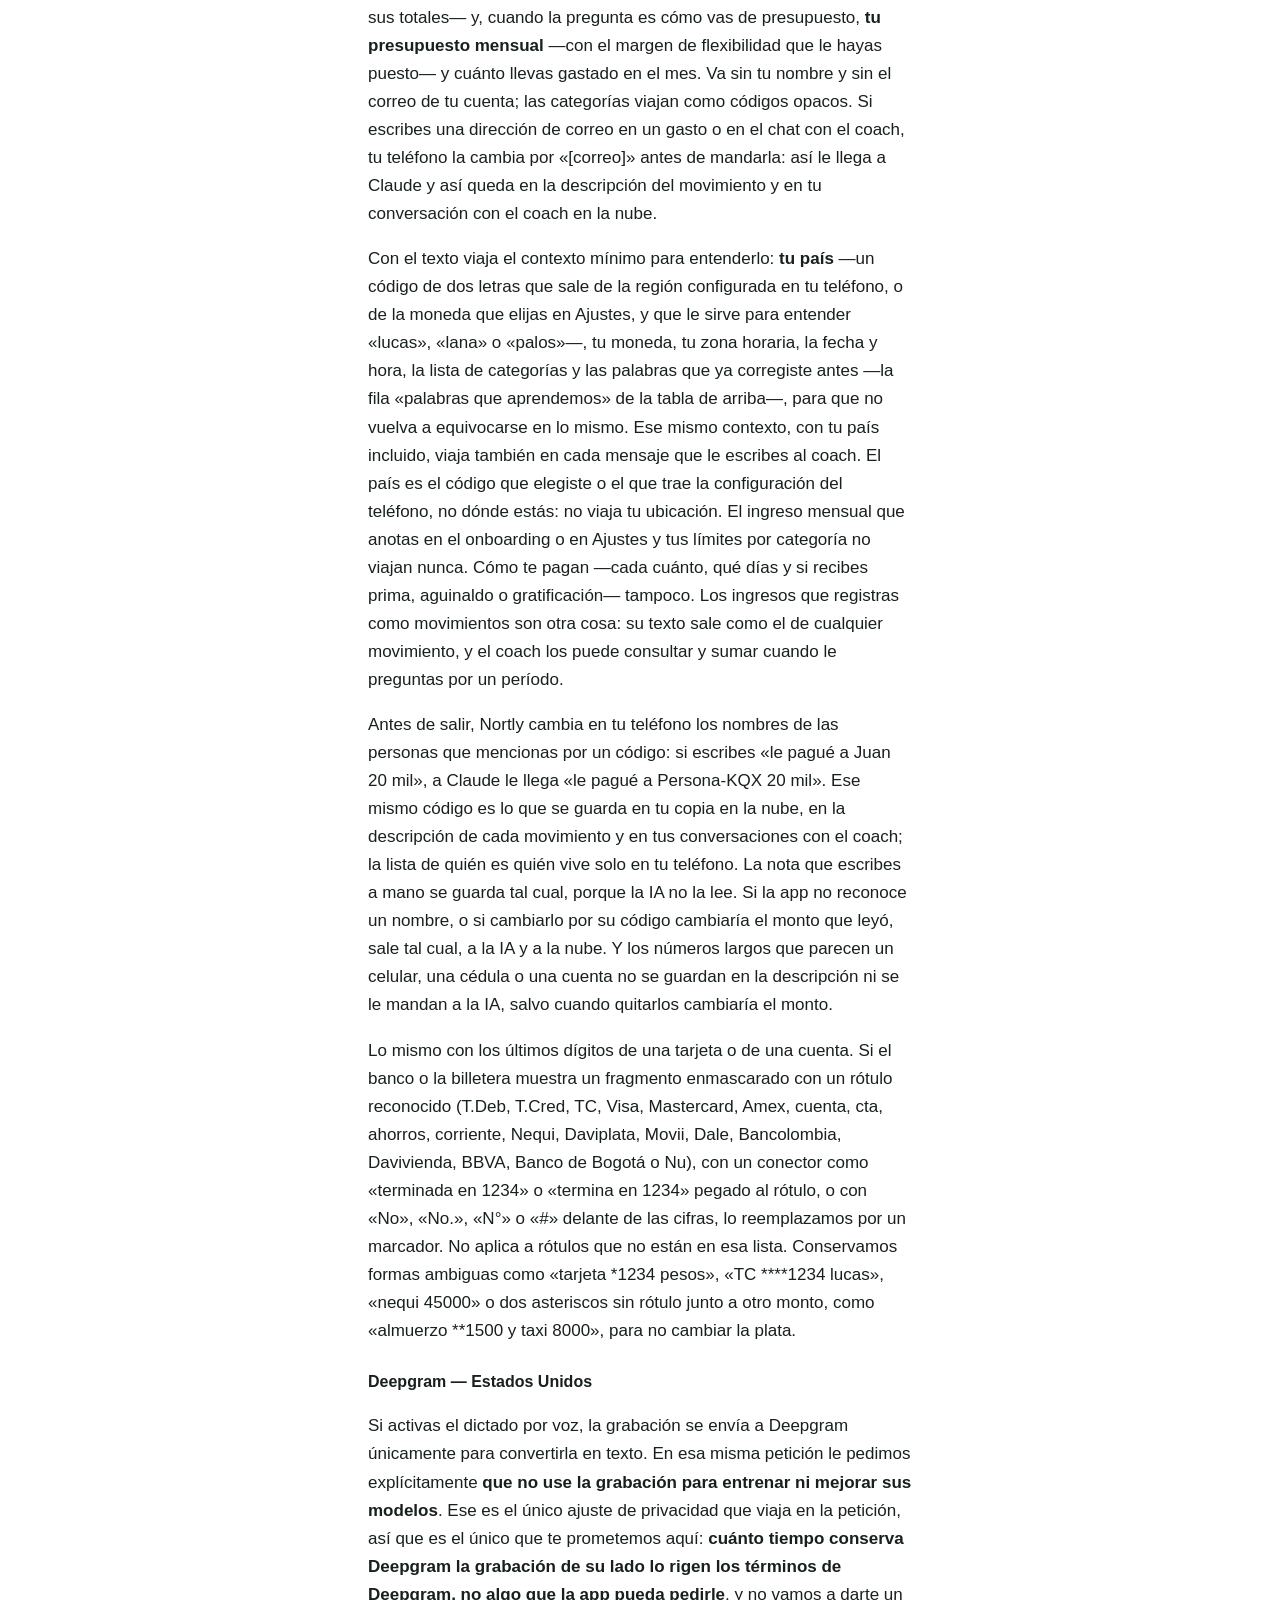
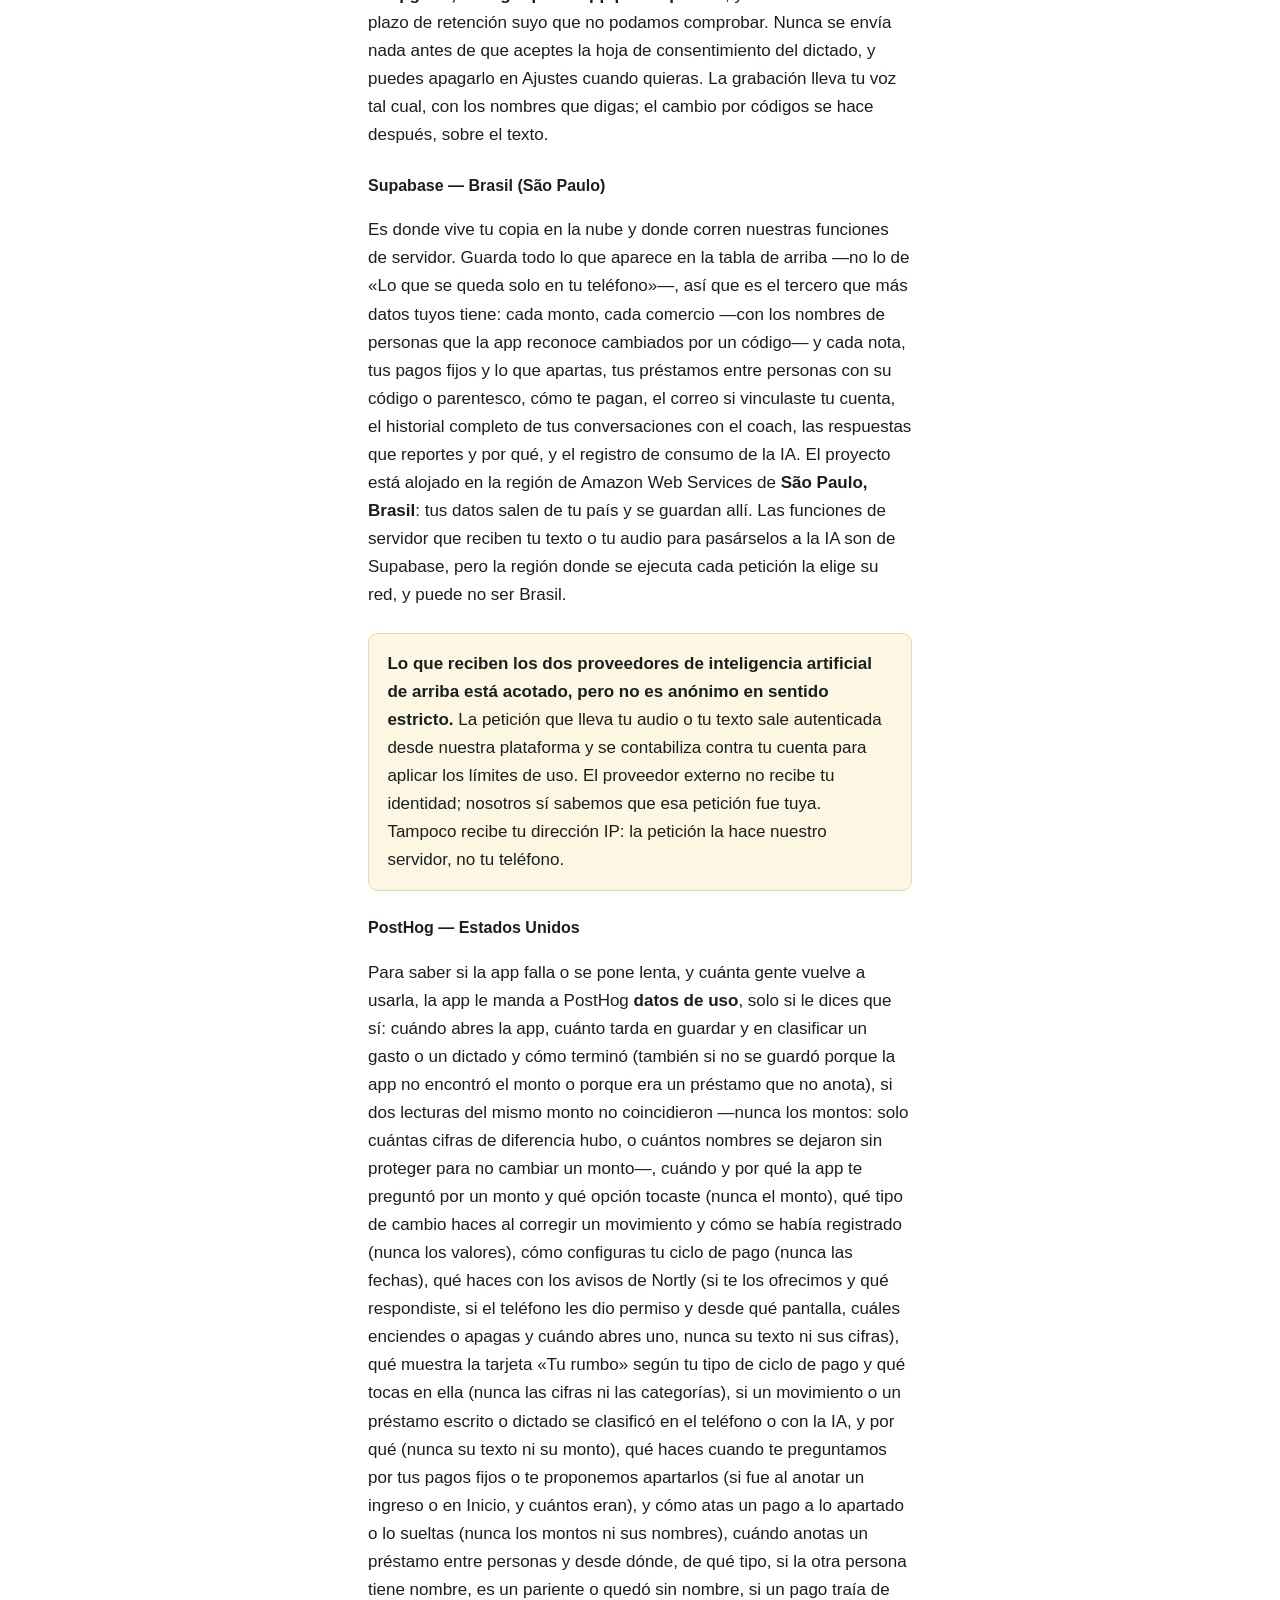
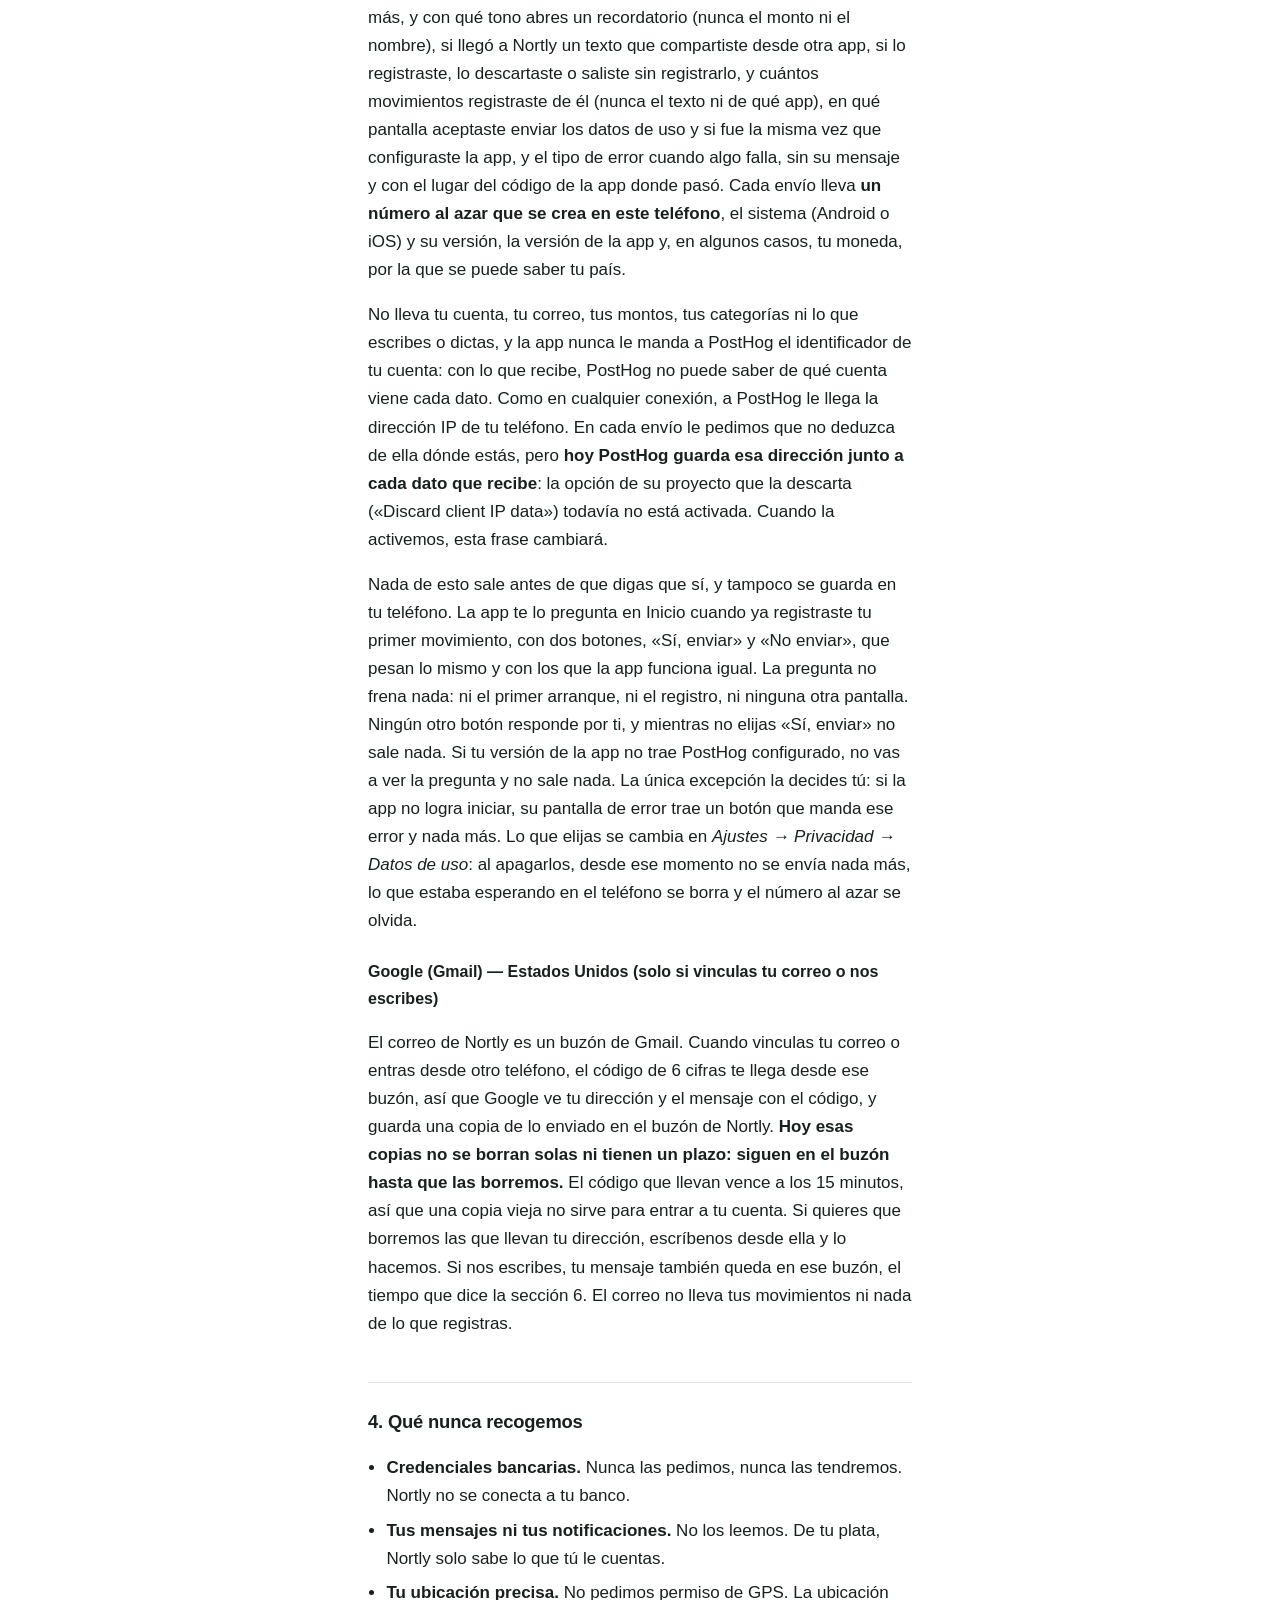
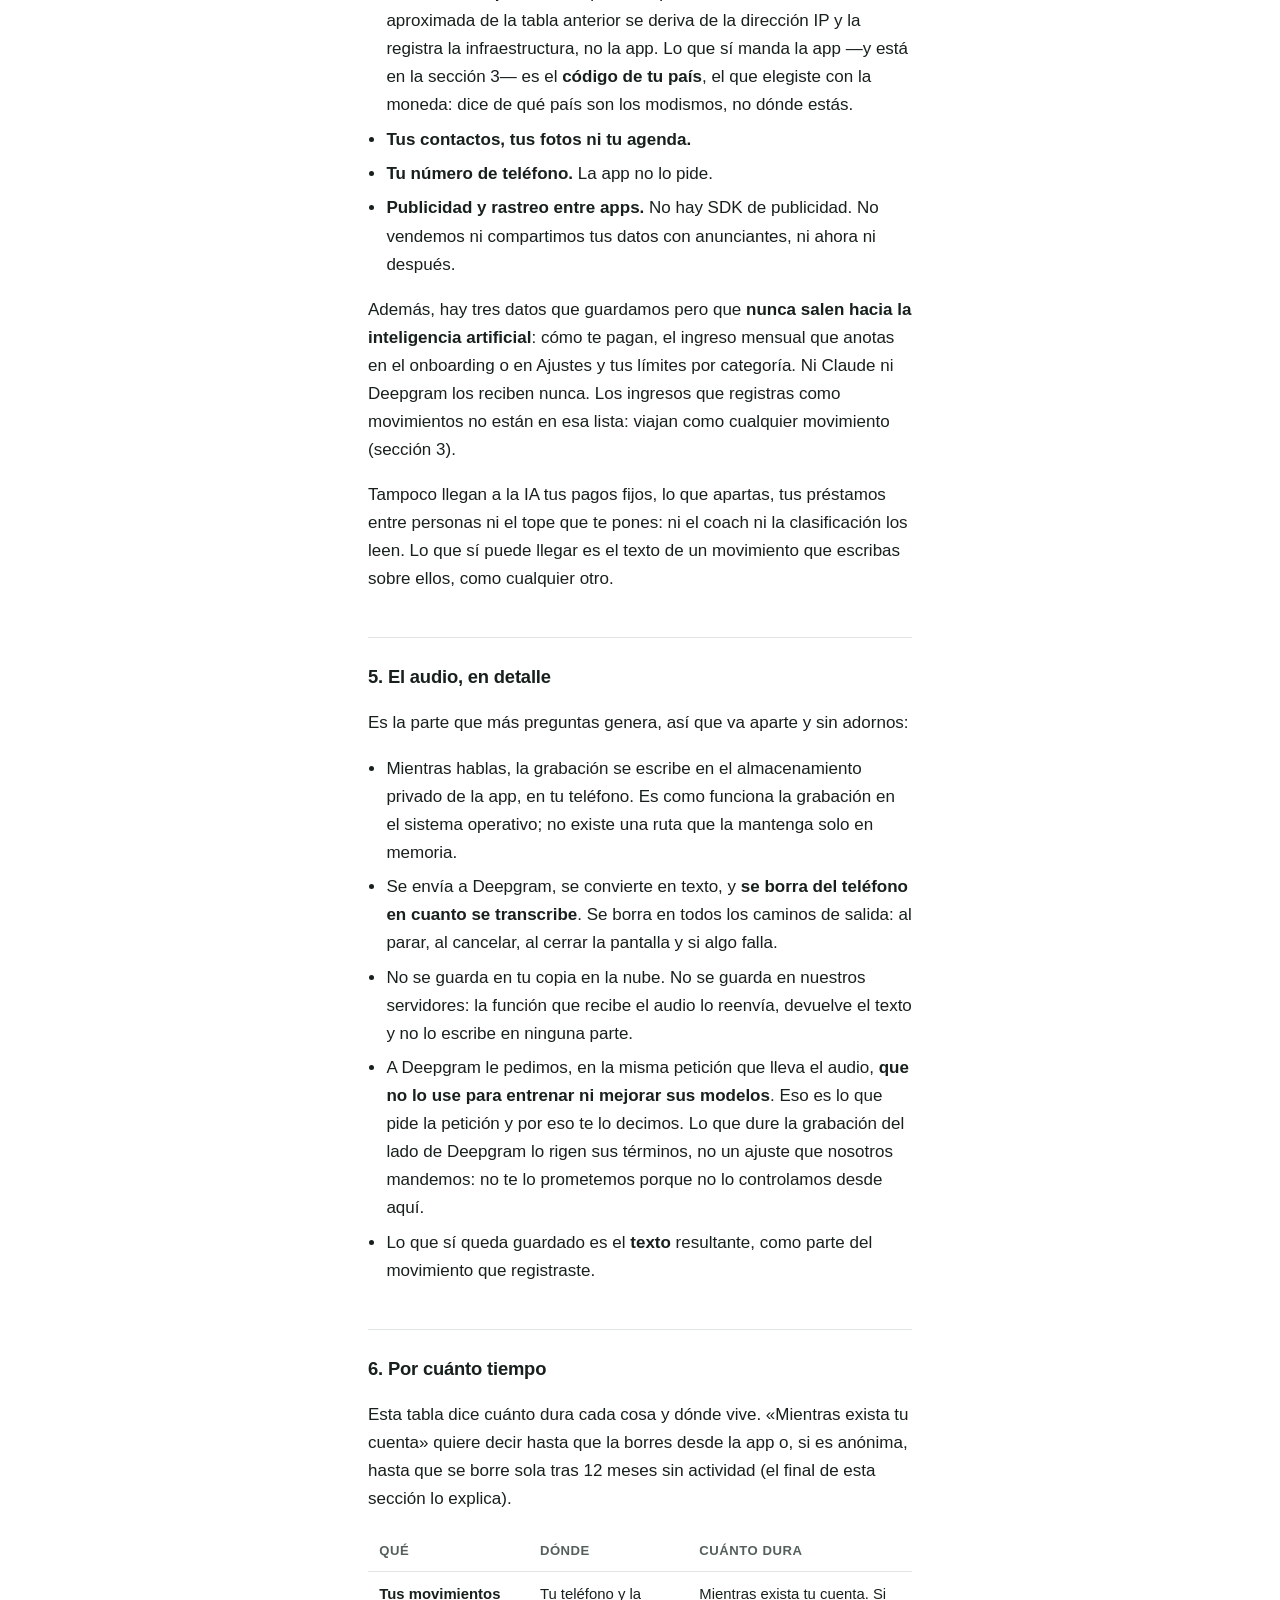
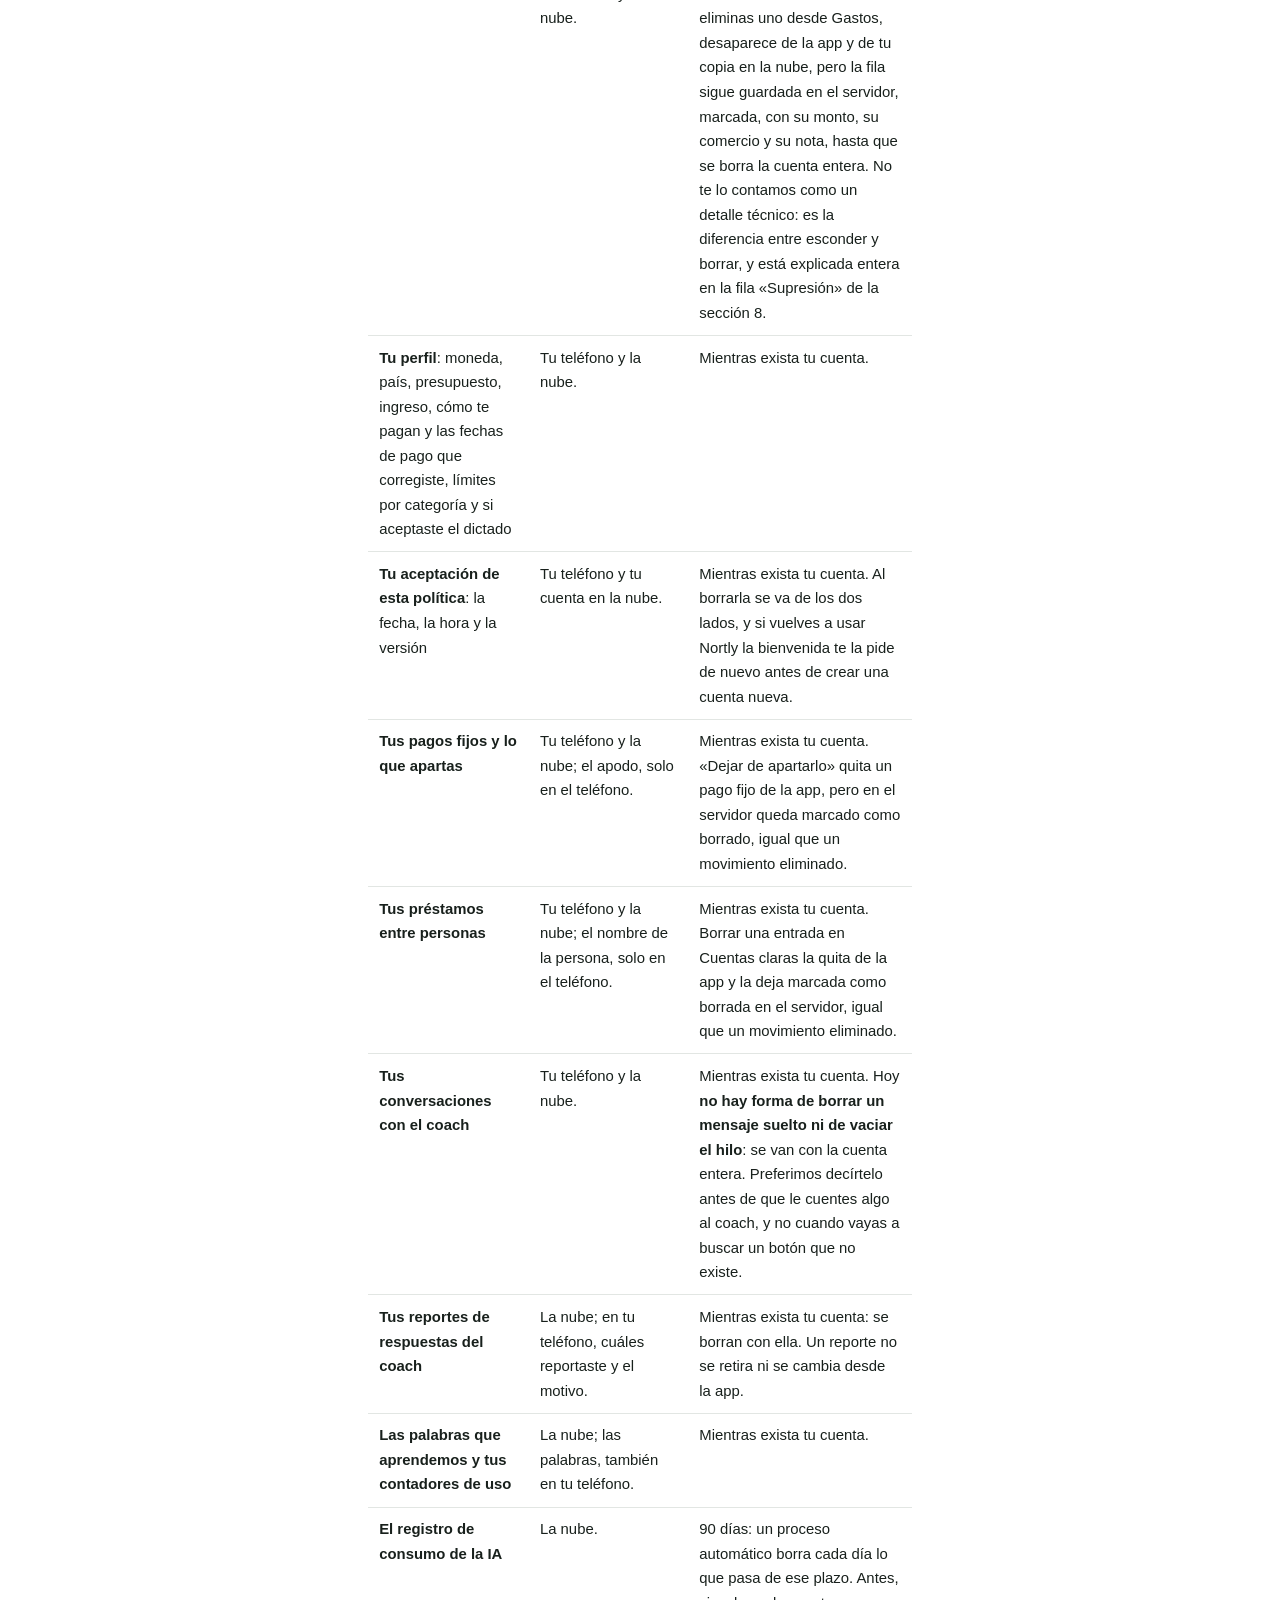
<file: privacidad.html>
<!doctype html>
<html lang="es">
<head>
<meta charset="utf-8">
<meta name="viewport" content="width=device-width, initial-scale=1">
<title>Política de privacidad — Nortly</title>
<meta name="description" content="Qué guarda Nortly, qué sale de tu teléfono, hacia quién va y cómo borrarlo todo.">
<link rel="canonical" href="https://sudo865.github.io/rumbo-web/privacidad.html">
<link rel="stylesheet" href="estilo.css">
</head>
<body>
<div class="envoltura">

<header>
  <div class="marca"><strong>Nortly</strong> <span>Ponle rumbo a tu plata</span></div>
  <h1>Política de privacidad</h1>
  <p class="sutil">Vigente desde el 14 de octubre de 2026 · Reemplaza a la versión del 22 de septiembre
  de 2026; qué cambió está en la sección 12.</p>
</header>

<p>Tu plata es tuya. Esta página dice exactamente qué guarda Nortly, qué sale de tu teléfono,
hacia quién va y cómo borrarlo todo. Está escrita para que se entienda, no para protegernos a
nosotros.</p>

<h2>1. Quién responde por esto</h2>
<p>El responsable del tratamiento de todo lo que se describe aquí es <strong>Andrés
Cardona</strong>, persona natural, que desarrolla y opera Nortly. Domicilio:
<strong>Bogotá, Colombia</strong>. Dirección: <strong>Carrera 11 # 78-47</strong>.
Teléfono: <strong>+57 322 272 0699</strong>. Nortly todavía no es una empresa: cuando esta política dice «nosotros»,
habla de él. Para cualquier asunto de datos personales puedes escribirnos a
<a href="mailto:Rumboapp05@gmail.com">Rumboapp05@gmail.com</a>, indicando que se trata de Nortly.</p>
<p>Nortly está pensada para Latinoamérica, pero se puede descargar desde cualquier país y esta
política aplica a todos por igual. Las secciones 1 a 6 y 10 a 13 valen en cualquier país; la 7 usa
el lenguaje del reglamento europeo, que es el más exigente en pedir explicaciones; la 8 dice cómo
ejercer tus derechos, con apartados para Colombia, México, el resto de Latinoamérica y Europa, y la
9 es el apartado de California.</p>
<p class="sutil">No tenemos un delegado de protección de datos designado, ni te vamos a dar el
nombre de un cargo que no existe: las solicitudes las atiende él directamente, en esa misma
dirección de correo.</p>

<h2>2. Qué guardamos</h2>
<p>Nortly funciona primero en tu teléfono: todo lo que registras se guarda en una base de datos
local. Si hay conexión, se copia a tu cuenta en la nube para que no lo pierdas al cambiar de
teléfono. Cada fila está protegida a nivel de base de datos para que solo tu cuenta pueda leerla
o modificarla.</p>

<div class="tabla-envoltura">
<table>
  <thead><tr><th>Dato</th><th>Cuándo se recoge</th><th>Para qué</th></tr></thead>
  <tbody>
    <tr>
      <td>Identificador de cuenta</td>
      <td>Cuando aceptas esta política en la bienvenida y hay conexión, se crea una cuenta
          anónima. Antes de ese toque no se crea ninguna cuenta ni se copia nada a la nube. No lleva
          tu nombre, ni tu correo, ni tu teléfono. Si tocas «Acepta y entra con tu correo», no se crea
          mientras escribes tu correo y el código: entras directo a la cuenta de ese correo.</td>
      <td>Separar tus datos de los de cualquier otra persona y sincronizarlos.</td>
    </tr>
    <tr>
      <td>Correo electrónico</td>
      <td>Solo si decides vincular tu cuenta. Es opcional: la app funciona completa sin él.</td>
      <td>Que puedas volver a entrar a tus datos desde otro teléfono. El código de 6 cifras que te
          llega para vincularlo sale desde el buzón de Nortly en Gmail (sección 3).</td>
    </tr>
    <tr>
      <td>Movimientos: monto, moneda, fecha, categoría, método de pago y, si un pago salió de lo
          que apartaste, de qué pago fijo</td>
      <td>Cada vez que registras un gasto o un ingreso.</td>
      <td>Es el producto: llevar tu cuenta.</td>
    </tr>
    <tr>
      <td>Texto libre: comercio y nota</td>
      <td>Lo que escribes, dictas o compartes desde otra app al registrar un movimiento.</td>
      <td>Entender y clasificar el movimiento. En la descripción, los nombres de personas que la
          app reconoce se guardan cambiados por un código; la nota se guarda como la escribiste.</td>
    </tr>
    <tr>
      <td>Tu país y tu moneda</td>
      <td>Al instalar la app se toman de la región que tiene configurada tu teléfono, y cambian
          si eliges otra moneda en el onboarding o en Ajustes.</td>
      <td>Mostrar los montos en tu moneda y entender los modismos de tu país al clasificar lo que
          escribes. Es un código de dos letras, no tu ubicación.</td>
    </tr>
    <tr>
      <td>Presupuesto, ingreso mensual, cómo te pagan y límites por categoría</td>
      <td>Si los configuras en el onboarding o en Ajustes. Si corriges desde Inicio la fecha de un
          pago que llegó otro día, también esa fecha.</td>
      <td>Calcular cuánto te queda hasta tu próximo pago y avisarte antes de que te pases.</td>
    </tr>
    <tr>
      <td>Si aceptaste el dictado por voz</td>
      <td>Cuando aceptas la hoja del dictado, o cuando lo apagas en Ajustes.</td>
      <td>Saber si podemos mandar tu grabación a convertir en texto. Es un sí o un no, en tu
          perfil.</td>
    </tr>
    <tr>
      <td>Tu aceptación de esta política</td>
      <td>Cuando tocas «Aceptar y empezar» o «Acepta y entra con tu correo» en la bienvenida, y otra
          vez si esta política cambia.</td>
      <td>Poder demostrar que la aceptaste, como pide la ley: la fecha y la hora del toque y la
          versión de la política. Se guarda en tu teléfono y en tu cuenta en la nube.</td>
    </tr>
    <tr>
      <td>Pagos fijos y lo que apartas</td>
      <td>Si los agregas en Lo fijo o aceptas apartar</td>
      <td>Descontarlos de cuánto puedes gastar al día. Se guarda el tipo, el monto y el día; el apodo
          que les pongas y, en una compra a cuotas, cuántas son y cuándo termina no salen de tu
          teléfono.</td>
    </tr>
    <tr>
      <td>Préstamos entre personas</td>
      <td>Si anotas que prestaste, te prestaron, te pagaron o pagaste una deuda</td>
      <td>Llevar quién te debe y a quién le debes, fuera de tu presupuesto. Guardamos el monto, la
          moneda, la fecha, el tipo (prestaste, te prestaron, te pagaron…) y un código por persona o
          el parentesco («mamá»). El nombre se queda en tu teléfono. «Recordarle» solo abre el menú de
          compartir de tu teléfono: Nortly no envía el mensaje ni guarda el número de nadie.</td>
    </tr>
    <tr>
      <td>Conversaciones con el coach</td>
      <td>Cada mensaje que le escribes y cada respuesta.</td>
      <td>Mantener el hilo de la conversación. Los nombres de personas que la app reconoce van
          cambiados por un código.</td>
    </tr>
    <tr>
      <td>Reportes de respuestas del coach</td>
      <td>Solo si tocas «Reportar esta respuesta», debajo de una respuesta del coach.</td>
      <td>Si reportas una respuesta del coach, guardamos cuál y el motivo para revisarla; se borra con tu
          cuenta. El motivo es uno de la lista —ofensiva o inapropiada, peligrosa, incorrecta con tu plata
          u otra—, nunca un texto tuyo, y la fecha la pone nuestro servidor.</td>
    </tr>
    <tr>
      <td>Palabras que aprendemos de tu forma de escribir</td>
      <td>Cuando corriges la categoría de un movimiento.</td>
      <td>Recordar que, para ti, esa palabra va en esa categoría, y acertar la próxima vez sin
          preguntar. Se guarda la palabra y la categoría, no el movimiento.</td>
    </tr>
    <tr>
      <td>Contadores de uso</td>
      <td>Cada llamada a la inteligencia artificial.</td>
      <td>Aplicar los límites diarios y evitar abusos. Cuentan llamadas, nunca contenido.</td>
    </tr>
    <tr>
      <td>Registro de consumo de la inteligencia artificial</td>
      <td>Cada vez que nuestro servidor le pide algo a la IA: al clasificar un movimiento o al
          responderte el coach.</td>
      <td>Saber cuánto cuesta el servicio y detectar abusos. Guarda cuándo fue, qué función y qué
          modelo, si tu cuenta es anónima, cómo terminó, cuántos pasos dio y cuántos tokens
          (pedazos de texto) entraron y salieron. Nunca el texto. Se borra a los 90 días.</td>
    </tr>
    <tr>
      <td>Metadatos técnicos de cada petición</td>
      <td>Cada vez que la app habla con nuestro servidor.</td>
      <td>Los registra automáticamente nuestro proveedor de infraestructura. Incluyen tu
          dirección IP, una ubicación aproximada derivada de ella (ciudad, región, código
          postal), tu operador y el identificador de tu cuenta. No incluyen el contenido de lo
          que registras. La bitácora de Auth, el servicio de Supabase que crea tu cuenta y te deja
          entrar, no se escribe en la base de datos de Nortly: va a los registros de la plataforma de
          Supabase, con la retención que fija Supabase.</td>
    </tr>
    <tr>
      <td>La dirección IP y el user-agent de tu última renovación de sesión</td>
      <td>Cada vez que la app renueva tu sesión, algo que hace sola mientras la usas. Cada renovación
          reemplaza la anterior.</td>
      <td>Lo hace Auth, el servicio de Supabase que crea tu cuenta y te deja entrar, sin que la app se lo
          pida: guarda en la base de datos de Nortly, junto a tu cuenta, la dirección IP y el user-agent de
          la última vez que la app renovó tu sesión. El user-agent es la línea con la que la app se presenta en cada
          petición: según el teléfono, puede decir la versión de la app y la del sistema. No incluye el
          contenido de lo que registras, y ni la app ni nuestras funciones los leen. Cuánto duran está en
          la sección 6.</td>
    </tr>
  </tbody>
</table>
</div>

<h3>Lo que se queda solo en tu teléfono</h3>
<p>Esto no se copia a tu cuenta en la nube y nunca llega a la inteligencia artificial:</p>
<ul>
  <li><strong>Quién es quién.</strong> La lista que une cada código de persona con su nombre (la ves
      y la corriges en <em>Nombres</em>), los nombres que marcaste «No es una persona», el apodo de
      tus pagos fijos y el nombre de las personas de Cuentas claras.</li>
  <li><strong>Las preguntas por un monto dudoso.</strong> Cuando la app no está segura de un monto,
      te pregunta. Guarda solo las cifras entre las que duda, el motivo y la moneda, nunca el texto,
      y la pregunta se borra sola al contestarla, al corregir el movimiento o al eliminarlo.</li>
  <li><strong>El tope hasta tu próximo pago</strong> que pones desde la tarjeta «Tu rumbo»: la
      categoría, el monto y hasta qué pago.</li>
  <li><strong>Tu punto de partida en «Tu caja».</strong> Si eliges «Me entra cuando me entra» y nos
      dices con cuánto arrancas, guardamos esa cifra, la fecha, tu meta de días y lo que apartas para
      los días flojos. El teléfono suma y resta tus movimientos para decirte para cuántos días te
      alcanza; nada de eso sale del teléfono.</li>
  <li><strong>Tus compras a cuotas.</strong> Cuántas cuotas son, cuántas llevas y cuándo termina. A
      tu cuenta solo llega el tipo de pago fijo, el monto de la cuota y el día.</li>
  <li><strong>Tus avisos.</strong> Cuáles encendiste, si muestran montos y cuándo se programó cada
      uno. Los calcula el teléfono: para mandarte un aviso no sale nada, no hay avisos enviados
      desde un servidor ni un identificador de notificaciones. El texto de cada aviso lo guarda el
      sistema del teléfono hasta mostrarlo.</li>
  <li><strong>Los comentarios que ya te mostró</strong> sobre tus gastos: de qué tipo y qué día, para
      no repetirlos.</li>
  <li><strong>Lo que compartiste desde otra app.</strong> Una huella numérica de los últimos 20
      textos que llegaron, registrados o no, sin el texto, para avisarte si uno vuelve a llegar.</li>
</ul>
<p>Todo esto se borra al borrar tu cuenta desde la app o al desinstalarla. Si aceptaste enviar los
datos de uso, PostHog puede saber que usaste estas funciones (sección 3), nunca lo que guardan.</p>

<h3>Si tu teléfono hace copia de seguridad</h3>
<p>Cuando esta política dice que algo se queda «solo en tu teléfono», quiere decir que no nos llega a
nosotros ni a la inteligencia artificial. Pero tu teléfono puede tener su propia copia de seguridad, y
esa copia es de Apple o de Google, no nuestra:</p>
<ul>
  <li><strong>En iPhone, si tienes activada la copia de seguridad de iCloud o la del computador, Apple
      incluye en ella los datos que Nortly guarda en el teléfono:</strong> todo lo que registras y todo lo
      de la lista de arriba, también la lista de quién es quién, con los nombres reales, y los datos de uso
      que esperan a salir si dijiste que sí. La sesión de tu cuenta no va en esa copia. La de iCloud la
      guarda Apple en tu cuenta de Apple, cifrada y con las llaves en manos de Apple, salvo que actives la
      Protección de datos avanzada; la del computador queda en ese computador, y solo va cifrada si
      activaste el cifrado de la copia. Nosotros no vemos esa copia ni la podemos borrar, y borrar tu
      cuenta o desinstalar Nortly no borra una copia que ya estaba hecha. Si no quieres que Nortly entre en
      la de iCloud, apágala para Nortly en los ajustes de iCloud de tu iPhone, en la lista de apps de la
      copia de seguridad: Apple deja de copiarla y borra de iCloud lo que tenía de ella. Si restauras una
      copia, vuelven los datos pero no la sesión, y la <a href="borrar-cuenta.html">página de borrado</a>
      explica qué pasa entonces con tu cuenta anterior.</li>
  <li><strong>En Android, Nortly le pide al sistema que no la incluya en la copia de seguridad de
      Google.</strong> Al pasar todo de un teléfono a otro directamente, Google avisa que algunos
      fabricantes igual copian los datos de Nortly.</li>
</ul>

<h3>Lo que compartes desde otra app</h3>
<p>En Android, Nortly aparece en el menú Compartir como «Registrar en Nortly» y solo acepta texto.
Lo que compartes no se guarda ni sale del teléfono hasta que tocas «Registrar». Antes, la app
quita lo que no es del gasto —quién lo escribió y cuándo, las fechas, las horas y los enlaces—,
salvo que elijas usar el texto como llegó, y cambia siempre por «alguien» los nombres de personas
escritos en mayúsculas, como los de un mensaje del banco. Nortly no sabe desde qué app llegó. Al
registrar, cada movimiento sigue el mismo camino que uno escrito a mano.</p>

<h2>3. Qué sale de tu teléfono, y hacia quién</h2>
<p>Estos son los que reciben algo tuyo, con su país. Nos prestan un servicio y tratan tus datos por
encargo nuestro, según los acuerdos que publican; ninguno los compra ni los recibe para
publicidad.</p>

<h3>Anthropic (Claude) — Estados Unidos</h3>
<p>Le enviamos el <strong>texto</strong> de un movimiento que escribes, dictas o compartes desde
otra app <strong>solo cuando Nortly no lo entiende por sí solo</strong>, para entenderlo y
clasificarlo. Si el monto y la categoría quedan claros en el teléfono, como en «taxi 12 lucas», no
se le manda. Lo que registras sin conexión se decide igual, en el teléfono, y si necesita a la IA,
sale cuando vuelve la señal. También le enviamos lo que le escribes al coach y lo que el coach
necesita consultar para responderte: los movimientos del período por el que preguntes —gastos e
ingresos, con sus totales— y, cuando la pregunta es cómo vas de presupuesto, <strong>tu presupuesto mensual</strong> —con el margen de
flexibilidad que le hayas puesto— y cuánto llevas gastado en el mes. Va sin tu nombre y sin el correo
de tu cuenta; las categorías viajan como códigos opacos. Si escribes una dirección de correo en un gasto o en el
chat con el coach, tu teléfono la cambia por «[correo]» antes de mandarla: así le llega a Claude y así queda en la
descripción del movimiento y en tu conversación con el coach en la nube.</p>
<p>Con el texto viaja el contexto mínimo para entenderlo: <strong>tu país</strong> —un código
de dos letras que sale de la región configurada en tu teléfono, o de la moneda que elijas en
Ajustes, y que le sirve para entender «lucas», «lana» o «palos»—, tu moneda, tu zona horaria, la
fecha y hora, la lista de categorías y las palabras que ya corregiste antes —la fila «palabras
que aprendemos» de la tabla de arriba—, para que no vuelva a equivocarse en lo mismo. Ese mismo
contexto, con tu país incluido, viaja también en cada mensaje que le escribes al coach. El país
es el código que elegiste o el que trae la configuración del teléfono, no dónde estás: no viaja
tu ubicación. El ingreso mensual que anotas en el onboarding o en Ajustes y tus límites por categoría
no viajan nunca. Cómo te pagan —cada cuánto, qué días y si recibes prima, aguinaldo o gratificación—
tampoco. Los ingresos que registras como movimientos son otra cosa: su texto sale como el de
cualquier movimiento, y el coach los puede consultar y sumar cuando le preguntas por un período.</p>
<p>Antes de salir, Nortly cambia en tu teléfono los nombres de las personas que mencionas por un
código: si escribes «le pagué a Juan 20 mil», a Claude le llega «le pagué a Persona-KQX 20 mil».
Ese mismo código es lo que se guarda en tu copia en la nube, en la descripción de cada movimiento y
en tus conversaciones con el coach; la lista de quién es quién vive solo en tu teléfono. La nota que
escribes a mano se guarda tal cual, porque la IA no la lee. Si la app no reconoce un nombre, o si
cambiarlo por su código cambiaría el monto que leyó, sale tal cual, a la IA y a la nube. Y los
números largos que parecen un celular, una cédula o una cuenta no se guardan en la descripción ni se
le mandan a la IA, salvo cuando quitarlos cambiaría el monto.</p>
<p>Lo mismo con los últimos dígitos de una tarjeta o de una cuenta. Si el banco o la billetera muestra
un fragmento enmascarado con un rótulo reconocido (T.Deb, T.Cred, TC, Visa, Mastercard, Amex, cuenta,
cta, ahorros, corriente, Nequi, Daviplata, Movii, Dale, Bancolombia, Davivienda, BBVA, Banco de Bogotá
o Nu), con un conector como «terminada en 1234» o «termina en 1234» pegado al rótulo, o con «No»,
«No.», «N°» o «#» delante de las cifras, lo reemplazamos por un marcador. No aplica a rótulos que no
están en esa lista. Conservamos formas ambiguas como «tarjeta *1234 pesos», «TC ****1234 lucas»,
«nequi 45000» o dos asteriscos sin rótulo junto a otro monto, como «almuerzo **1500 y taxi 8000»,
para no cambiar la plata.</p>

<h3>Deepgram — Estados Unidos</h3>
<p>Si activas el dictado por voz, la grabación se envía a Deepgram únicamente para convertirla en
texto. En esa misma petición le pedimos explícitamente <strong>que no use la grabación para
entrenar ni mejorar sus modelos</strong>. Ese es el único ajuste de privacidad que viaja en la
petición, así que es el único que te prometemos aquí: <strong>cuánto tiempo conserva Deepgram la
grabación de su lado lo rigen los términos de Deepgram, no algo que la app pueda pedirle</strong>,
y no vamos a darte un plazo de retención suyo que no podamos comprobar. Nunca se envía nada antes
de que aceptes la hoja de consentimiento del dictado, y puedes apagarlo en Ajustes cuando
quieras. La grabación lleva tu voz tal cual, con los nombres que digas; el cambio por códigos se
hace después, sobre el texto.</p>

<h3>Supabase — Brasil (São Paulo)</h3>
<p>Es donde vive tu copia en la nube y donde corren nuestras funciones de servidor. Guarda todo lo
que aparece en la tabla de arriba —no lo de «Lo que se queda solo en tu teléfono»—, así que es el
tercero que más datos tuyos tiene: cada monto, cada comercio —con los nombres de personas que la app
reconoce cambiados por un código— y cada nota, tus pagos fijos y lo que apartas, tus préstamos entre
personas con su código o parentesco, cómo te pagan, el correo si vinculaste tu cuenta, el historial
completo de tus conversaciones con el coach, las respuestas que reportes y por qué, y el registro de
consumo de la IA. El proyecto está
alojado en la región de Amazon Web Services de <strong>São Paulo, Brasil</strong>: tus datos salen de
tu país y se guardan allí. Las funciones de servidor que reciben tu texto o tu audio para pasárselos
a la IA son de Supabase, pero la región donde se ejecuta cada petición la elige su red, y puede no
ser Brasil.</p>

<div class="aviso">
  <p><strong>Lo que reciben los dos proveedores de inteligencia artificial de arriba está acotado,
  pero no es anónimo en sentido estricto.</strong> La petición que lleva tu audio o tu texto sale
  autenticada desde nuestra plataforma y se contabiliza contra tu cuenta para aplicar los límites de
  uso. El proveedor externo no recibe tu identidad; nosotros sí sabemos que esa petición fue tuya.
  Tampoco recibe tu dirección IP: la petición la hace nuestro servidor, no tu teléfono.</p>
</div>

<h3>PostHog — Estados Unidos</h3>
<p>Para saber si la app falla o se pone lenta, y cuánta gente vuelve a usarla, la app le manda a
PostHog <strong>datos de uso</strong>, solo si le dices que sí: cuándo abres la app, cuánto tarda en
guardar y en clasificar un gasto o un dictado y cómo terminó (también si no se guardó porque la app no
encontró el monto o porque era un préstamo que no anota), si dos lecturas del mismo monto no coincidieron
—nunca los montos: solo cuántas cifras de diferencia hubo, o cuántos nombres se dejaron sin proteger
para no cambiar un monto—, cuándo y por qué la app te preguntó por un monto y qué opción tocaste
(nunca el monto), qué tipo de cambio haces al corregir un movimiento y cómo se había registrado
(nunca los valores), cómo configuras tu ciclo de pago (nunca las fechas), qué haces con los avisos
de Nortly (si te los ofrecimos y qué respondiste, si el teléfono les dio permiso y desde qué pantalla,
cuáles enciendes o apagas y cuándo abres uno, nunca su texto ni sus cifras), qué muestra la tarjeta
«Tu rumbo» según tu tipo de ciclo de pago y qué tocas en ella (nunca las cifras ni las categorías),
si un movimiento o un préstamo escrito o dictado se clasificó en el teléfono o con la IA, y por qué
(nunca su texto ni su monto), qué haces cuando te preguntamos por tus pagos fijos o te proponemos apartarlos
(si fue al anotar un ingreso o en Inicio, y cuántos eran), y cómo atas un pago a lo apartado o lo
sueltas (nunca los montos ni sus nombres), cuándo anotas un préstamo entre personas y desde dónde,
de qué tipo, si la otra persona tiene nombre, es un pariente o quedó sin nombre, si un pago traía de
más, y con qué tono abres un recordatorio (nunca el monto ni el nombre), si llegó a Nortly un texto que
compartiste desde otra app, si
lo registraste, lo descartaste o saliste sin registrarlo, y cuántos movimientos registraste de él (nunca
el texto ni de qué app),
en qué pantalla aceptaste
enviar los datos de uso y si fue la misma vez que configuraste la app, y el tipo de error cuando algo
falla, sin su mensaje y con el lugar del código de la app donde pasó. Cada envío lleva <strong>un número al azar que se crea en este
teléfono</strong>, el sistema (Android o iOS) y su versión, la versión de la app y, en algunos
casos, tu moneda, por la que se puede saber tu país.</p>
<p>No lleva tu cuenta, tu correo, tus montos, tus categorías ni lo que escribes o dictas, y la app
nunca le manda a PostHog el identificador de tu cuenta: con lo que recibe, PostHog no puede saber de
qué cuenta viene cada dato. Como en cualquier conexión, a PostHog le llega la dirección IP de tu
teléfono. En cada envío le pedimos que no deduzca de ella dónde estás, pero <strong>hoy PostHog
guarda esa dirección junto a cada dato que recibe</strong>: la opción de su proyecto que la descarta
(«Discard client IP data») todavía no está activada. Cuando la activemos, esta frase cambiará.</p>
<p>Nada de esto sale antes de que digas que sí, y tampoco se guarda en tu teléfono. La app te lo
pregunta en Inicio cuando ya registraste tu primer movimiento, con dos botones, «Sí, enviar» y «No
enviar», que pesan lo mismo y con los que la app funciona igual. La pregunta no frena nada: ni el
primer arranque, ni el registro, ni ninguna otra pantalla. Ningún otro botón responde por ti, y
mientras no elijas «Sí, enviar» no sale nada. Si tu versión de la app no trae PostHog configurado,
no vas a ver la pregunta y no sale nada. La única excepción la decides tú: si la app no logra
iniciar, su pantalla de error trae un botón que manda ese error y nada más. Lo que elijas se cambia
en <em>Ajustes → Privacidad → Datos de uso</em>: al apagarlos, desde ese momento no se envía nada más,
lo que estaba esperando en el teléfono se borra y el número al azar se olvida.</p>

<h3>Google (Gmail) — Estados Unidos (solo si vinculas tu correo o nos escribes)</h3>
<p>El correo de Nortly es un buzón de Gmail. Cuando vinculas tu correo o entras desde otro teléfono,
el código de 6 cifras te llega desde ese buzón, así que Google ve tu dirección y el mensaje con el
código, y guarda una copia de lo enviado en el buzón de Nortly. <strong>Hoy esas copias no se borran
solas ni tienen un plazo: siguen en el buzón hasta que las borremos.</strong> El código que llevan vence
a los 15 minutos, así que una copia vieja no sirve para entrar a tu cuenta. Si quieres que borremos las
que llevan tu dirección, escríbenos desde ella y lo hacemos. Si nos escribes, tu mensaje también queda
en ese buzón, el tiempo que dice la sección 6. El correo no lleva tus movimientos ni nada de lo que
registras.</p>

<h2>4. Qué nunca recogemos</h2>
<ul>
  <li><strong>Credenciales bancarias.</strong> Nunca las pedimos, nunca las tendremos. Nortly no se
      conecta a tu banco.</li>
  <li><strong>Tus mensajes ni tus notificaciones.</strong> No los leemos. De tu plata, Nortly solo sabe
      lo que tú le cuentas.</li>
  <li><strong>Tu ubicación precisa.</strong> No pedimos permiso de GPS. La ubicación aproximada de
      la tabla anterior se deriva de la dirección IP y la registra la infraestructura, no la app.
      Lo que sí manda la app —y está en la sección 3— es el <strong>código de tu país</strong>,
      el que elegiste con la moneda: dice de qué país son los modismos, no dónde estás.</li>
  <li><strong>Tus contactos, tus fotos ni tu agenda.</strong></li>
  <li><strong>Tu número de teléfono.</strong> La app no lo pide.</li>
  <li><strong>Publicidad y rastreo entre apps.</strong> No hay SDK de publicidad. No vendemos ni
      compartimos tus datos con anunciantes, ni ahora ni después.</li>
</ul>
<p>Además, hay tres datos que guardamos pero que <strong>nunca salen hacia la inteligencia
artificial</strong>: cómo te pagan, el ingreso mensual que anotas en el onboarding o en Ajustes y tus
límites por categoría. Ni Claude ni Deepgram los reciben nunca. Los ingresos que registras como
movimientos no están en esa lista: viajan como cualquier movimiento (sección 3).</p>
<p>Tampoco llegan a la IA tus pagos fijos, lo que apartas, tus préstamos entre personas ni el tope
que te pones: ni el coach ni la clasificación los leen. Lo que sí puede llegar es el texto de un
movimiento que escribas sobre ellos, como cualquier otro.</p>

<h2>5. El audio, en detalle</h2>
<p>Es la parte que más preguntas genera, así que va aparte y sin adornos:</p>
<ul>
  <li>Mientras hablas, la grabación se escribe en el almacenamiento privado de la app, en tu
      teléfono. Es como funciona la grabación en el sistema operativo; no existe una ruta que la
      mantenga solo en memoria.</li>
  <li>Se envía a Deepgram, se convierte en texto, y <strong>se borra del teléfono en cuanto se
      transcribe</strong>. Se borra en todos los caminos de salida: al parar, al cancelar, al
      cerrar la pantalla y si algo falla.</li>
  <li>No se guarda en tu copia en la nube. No se guarda en nuestros servidores: la función que
      recibe el audio lo reenvía, devuelve el texto y no lo escribe en ninguna parte.</li>
  <li>A Deepgram le pedimos, en la misma petición que lleva el audio, <strong>que no lo use para
      entrenar ni mejorar sus modelos</strong>. Eso es lo que pide la petición y por eso te lo
      decimos. Lo que dure la grabación del lado de Deepgram lo rigen sus términos, no un ajuste
      que nosotros mandemos: no te lo prometemos porque no lo controlamos desde aquí.</li>
  <li>Lo que sí queda guardado es el <strong>texto</strong> resultante, como parte del movimiento
      que registraste.</li>
</ul>

<h2>6. Por cuánto tiempo</h2>
<p>Esta tabla dice cuánto dura cada cosa y dónde vive. «Mientras exista tu cuenta» quiere decir
hasta que la borres desde la app o, si es anónima, hasta que se borre sola tras 12 meses sin
actividad (el final de esta sección lo explica).</p>

<div class="tabla-envoltura">
<table>
  <thead><tr><th>Qué</th><th>Dónde</th><th>Cuánto dura</th></tr></thead>
  <tbody>
    <tr>
      <td><strong>Tus movimientos</strong></td>
      <td>Tu teléfono y la nube.</td>
      <td>Mientras exista tu cuenta. Si eliminas uno desde Gastos, desaparece de la app y de tu
          copia en la nube, pero la fila sigue guardada en el servidor, marcada, con su monto, su
          comercio y su nota, hasta que se borra la cuenta entera. No te lo contamos como un detalle
          técnico: es la diferencia entre esconder y borrar, y está explicada entera en la fila
          «Supresión» de la sección 8.</td>
    </tr>
    <tr>
      <td><strong>Tu perfil</strong>: moneda, país, presupuesto, ingreso, cómo te pagan y las fechas
          de pago que corregiste, límites por categoría y si aceptaste el dictado</td>
      <td>Tu teléfono y la nube.</td>
      <td>Mientras exista tu cuenta.</td>
    </tr>
    <tr>
      <td><strong>Tu aceptación de esta política</strong>: la fecha, la hora y la versión</td>
      <td>Tu teléfono y tu cuenta en la nube.</td>
      <td>Mientras exista tu cuenta. Al borrarla se va de los dos lados, y si vuelves a usar Nortly
          la bienvenida te la pide de nuevo antes de crear una cuenta nueva.</td>
    </tr>
    <tr>
      <td><strong>Tus pagos fijos y lo que apartas</strong></td>
      <td>Tu teléfono y la nube; el apodo, solo en el teléfono.</td>
      <td>Mientras exista tu cuenta. «Dejar de apartarlo» quita un pago fijo de la app, pero en el
          servidor queda marcado como borrado, igual que un movimiento eliminado.</td>
    </tr>
    <tr>
      <td><strong>Tus préstamos entre personas</strong></td>
      <td>Tu teléfono y la nube; el nombre de la persona, solo en el teléfono.</td>
      <td>Mientras exista tu cuenta. Borrar una entrada en Cuentas claras la quita de la app y la deja
          marcada como borrada en el servidor, igual que un movimiento eliminado.</td>
    </tr>
    <tr>
      <td><strong>Tus conversaciones con el coach</strong></td>
      <td>Tu teléfono y la nube.</td>
      <td>Mientras exista tu cuenta. Hoy <strong>no hay
          forma de borrar un mensaje suelto ni de vaciar el hilo</strong>: se van con la cuenta
          entera. Preferimos decírtelo antes de que le cuentes algo al coach, y no cuando vayas a
          buscar un botón que no existe.</td>
    </tr>
    <tr>
      <td><strong>Tus reportes de respuestas del coach</strong></td>
      <td>La nube; en tu teléfono, cuáles reportaste y el motivo.</td>
      <td>Mientras exista tu cuenta: se borran con ella. Un reporte no se retira ni se cambia desde la
          app.</td>
    </tr>
    <tr>
      <td><strong>Las palabras que aprendemos y tus contadores de uso</strong></td>
      <td>La nube; las palabras, también en tu teléfono.</td>
      <td>Mientras exista tu cuenta.</td>
    </tr>
    <tr>
      <td><strong>El registro de consumo de la IA</strong></td>
      <td>La nube.</td>
      <td>90 días: un proceso automático borra cada día lo que pasa de ese plazo. Antes, si se borra
          la cuenta.</td>
    </tr>
    <tr>
      <td><strong>El audio del dictado</strong></td>
      <td>Tu teléfono.</td>
      <td>Segundos: se borra al transcribirlo (sección 5).</td>
    </tr>
    <tr>
      <td><strong>Lo que se queda solo en tu teléfono</strong> (sección 2)</td>
      <td>Tu teléfono.</td>
      <td>Las preguntas por un monto, hasta que las contestas o corriges el movimiento; la huella de
          lo compartido, solo de los últimos 20 textos; todo lo demás, mientras la app esté
          instalada con tu cuenta. Todo se borra al borrar la cuenta desde la app o al
          desinstalarla, pero no de una copia de seguridad del iPhone que ya estaba hecha
          (sección 2).</td>
    </tr>
    <tr>
      <td><strong>Los datos de uso</strong></td>
      <td>Tu teléfono, solo después de un sí, y PostHog.</td>
      <td>Antes de que digas que sí, no se guardan en tu teléfono: viven en la memoria de la app y se
          pierden al cerrarla. Después, esperan en tu teléfono solo a que haya conexión, y nunca se
          envía nada de más de 30 días: lo que pasa de ese plazo se borra sin enviarse la próxima
          vez que la app se abre o guarda un dato nuevo (con la app cerrada no corre nada). En
          PostHog, según su plan, al menos un año. No están ligados a tu cuenta, así que no se borran
          con ella: al borrarla, el teléfono olvida el número al azar y lo que se mande después ya
          no se puede unir con lo anterior.</td>
    </tr>
    <tr>
      <td><strong>La IP y el user-agent de tu última renovación de sesión</strong> (sección 2)</td>
      <td>La nube: la base de datos de Nortly, junto a tu cuenta. Los guarda Auth.</td>
      <td>Como mucho, hasta que se borra tu cuenta. Cada renovación reemplaza la anterior, pero cada
          teléfono donde entraste guarda los de su propia sesión, también uno que ya no usas. Se borran
          con la cuenta, cuando la borras tú o cuando se borra sola por ser anónima y pasar 12 meses sin actividad. Si
          tu cuenta está vinculada a un correo, pueden quedarse años.</td>
    </tr>
    <tr>
      <td><strong>Los metadatos técnicos de las peticiones</strong> y la bitácora de Auth</td>
      <td>Los registros de la plataforma de nuestro proveedor de infraestructura, no nuestra base de
          datos. La copia que Auth guarda de tu última renovación de sesión sí está en nuestra base: es
          la fila de arriba.</td>
      <td>Su período de retención de registros. Sobreviven al borrado de tu cuenta, porque son
          registros de operación de la plataforma y no están bajo nuestro control directo.</td>
    </tr>
    <tr>
      <td><strong>Las copias de los correos con el código</strong> de vincular o de entrar</td>
      <td>El buzón de Nortly en Gmail.</td>
      <td>Hoy no se borran solas ni tienen un plazo: siguen en el buzón hasta que las borremos. Si nos
          escribes desde tu dirección, borramos las que la llevan. No están en tu cuenta, así que no se
          borran con ella.</td>
    </tr>
    <tr>
      <td><strong>Lo que nos escribes al correo</strong></td>
      <td>El buzón de Nortly en Gmail.</td>
      <td>El tiempo necesario para atenderte y poder demostrar que lo hicimos. No está en tu cuenta,
          así que no se borra con ella.</td>
    </tr>
  </tbody>
</table>
</div>

<p><strong>Las cuentas anónimas que dejan de usarse: 12 meses.</strong> El borrado automático por
inactividad <strong>ya está activo</strong>, desde el 22 de septiembre de 2026. Si una cuenta
anónima —la que se crea al aceptar esta política en la bienvenida, sin correo— pasa <strong>12 meses seguidos sin
actividad</strong>, se borra sola, entera y automáticamente: los movimientos, el perfil, el
presupuesto, los límites, los pagos fijos y lo que apartaste, los préstamos entre personas, el hilo
con el coach, los reportes de respuestas del coach, las palabras aprendidas, los contadores, el
registro de consumo de la IA y la cuenta misma, con la aceptación de esta política que guardaba. No hay que pedirlo, no hay aviso previo y no hay forma de recuperarla. Si no quieres esperar,
lo que la borra al instante es hacerlo desde la app antes de desinstalarla:
<strong>Ajustes → Cuenta → Borrar mi cuenta</strong>.</p>

<div class="aviso">
  <p><strong>Qué cuenta como actividad, dicho exacto:</strong> basta con <strong>abrir la app con
  conexión</strong>, con esta política aceptada. No hace falta registrar nada: si solo entras a mirar tus cuentas, tu cuenta no
  se considera inactiva. Registrar, corregir una categoría o escribirle al coach también cuenta, en
  cuanto se sincroniza con la nube: lo que haces sin conexión cuenta el día que vuelve la señal.</p>
  <p><strong>Los 12 meses son un mínimo, no una cita.</strong> Ninguna cuenta se borra antes de
  cumplirlos. El borrado lo ejecuta un proceso automático en el servidor, así que puede llegar algo
  después de cumplido el plazo: no te vamos a prometer un día exacto que no controlamos.</p>
  <p><strong>Por qué existe este borrado.</strong> Una cuenta anónima vive de la sesión guardada en
  tu teléfono. Si desinstalas Nortly sin borrarla, esa sesión se va con la app y la copia en la nube
  queda huérfana: no puede volver a entrar nadie, <em>ni tú ni nosotros</em>, porque no hay ningún
  dato que la asocie contigo. Guardar esa copia para siempre no le sirve a nadie y solo acumula
  información de alguien que ya no está.</p>
  <p><strong>Esto no aplica a las cuentas vinculadas a un correo.</strong> Esas se conservan mientras
  no las borres, aunque pases años sin abrir la app: con tu correo siempre puedes volver a entrar,
  así que no están huérfanas y no nos corresponde a nosotros decidir por ti.</p>
</div>

<p><strong>¿Y la base de datos entera?</strong> La base de datos de Nortly en la nube está vigente
mientras Nortly preste el servicio para el que se recogieron los datos, y dentro de ella cada dato
dura lo que dice esta sección, no más. Si Nortly deja de prestarlo, la borramos: no la guardamos
para otra cosa. Esto cubre lo que guardamos nosotros: lo que conserven Anthropic, Deepgram, PostHog y
Google de lo que les enviamos, y los metadatos técnicos del
proveedor de infraestructura, lo rigen sus propios términos, como dicen la sección 3 y la tabla de
arriba.</p>

<h2>7. Con qué derecho tratamos tus datos</h2>
<p>Tratar los datos de alguien necesita un motivo legal; no basta con que nos sirva. El Reglamento
General de Protección de Datos europeo (RGPD) obliga a decir cuál es el de cada cosa, y aunque no
vivas en Europa la lista te sirve igual: es la forma más rápida de ver qué puedes negarte a dar y
qué no. Está completa. No hay ningún tratamiento fuera de esta tabla.</p>

<div class="tabla-envoltura">
<table>
  <thead><tr><th>Para qué</th><th>Con qué datos</th><th>Base legal</th></tr></thead>
  <tbody>
    <tr>
      <td>Llevar tu cuenta: guardar lo que registras, calcular cuánto te queda y sincronizar tu
          teléfono con la nube.</td>
      <td>Identificador de cuenta, movimientos, texto libre, presupuesto, ingreso, ciclo de pago y
          las fechas de pago que corriges, límites y si aceptaste el dictado.</td>
      <td><strong>Ejecución del contrato</strong> (RGPD art. 6.1.b). Es el servicio que pides al
          tocar «Aceptar y empezar» en la bienvenida: sin esto no hay producto.</td>
    </tr>
    <tr>
      <td>Descontar tus pagos fijos y lo que apartas de cuánto puedes gastar al día.</td>
      <td>El tipo de cada pago fijo, su monto, su día y cuánto apartaste en cada período. El apodo
          no nos llega.</td>
      <td><strong>Ejecución del contrato</strong> (art. 6.1.b), y solo si los agregas: sin ellos, la
          app funciona igual.</td>
    </tr>
    <tr>
      <td>Llevar tus préstamos entre personas: quién te debe y a quién le debes.</td>
      <td>Monto, moneda, fecha, tipo y un código por persona o su parentesco. De la otra persona no
          nos llega el nombre: es lo mínimo para llevar la cuenta.</td>
      <td><strong>Ejecución del contrato</strong> (art. 6.1.b), y solo si los anotas.</td>
    </tr>
    <tr>
      <td>Entender y clasificar lo que escribes, dictas o compartes desde otra app, y responderte en
          el chat del coach. Lo que la app entiende sola en el teléfono no llega a la IA.</td>
      <td>El texto del movimiento, tus mensajes al coach, los movimientos que el coach consulta
          para responderte —gastos e ingresos, con sus totales—, <strong>tu presupuesto mensual</strong> y su margen de flexibilidad
          cuando le preguntas cómo vas, las palabras que aprendimos de tus correcciones y el
          contexto mínimo que acompaña a cada petición: <strong>tu país</strong>, tu moneda, tu
          zona horaria y la fecha y hora. Los nombres de personas van cambiados por un código.</td>
      <td><strong>Ejecución del contrato</strong> (art. 6.1.b). Es la función central de Nortly, no
          un añadido opcional.</td>
    </tr>
    <tr>
      <td>Lo que la app hace solo en tu teléfono: proteger los nombres, preguntarte por un monto
          dudoso, el tope hasta tu próximo pago, los avisos y recordar lo que compartiste.</td>
      <td>Lo de «Lo que se queda solo en tu teléfono», en la sección 2. No nos llega.</td>
      <td><strong>Ejecución del contrato</strong> (art. 6.1.b). Los avisos, además, solo si los
          enciendes y le das permiso al teléfono: <strong>consentimiento</strong> (art. 6.1.a), que
          retiras apagándolos.</td>
    </tr>
    <tr>
      <td>Vincular tu correo para que puedas recuperar tus datos en otro teléfono.</td>
      <td>Tu correo electrónico y el correo con el código que te mandamos, del que el buzón guarda una
          copia (sección 3).</td>
      <td><strong>Ejecución del contrato</strong> (art. 6.1.b), y solo si tú lo pides: la app
          funciona completa sin vincular nada.</td>
    </tr>
    <tr>
      <td>Convertir tu voz en texto cuando usas el dictado.</td>
      <td>La grabación.</td>
      <td><strong>Consentimiento</strong> (art. 6.1.a). Lo das aceptando la hoja del dictado, y lo
          retiras en Ajustes cuando quieras, sin dar explicaciones.</td>
    </tr>
    <tr>
      <td>Revisar una respuesta del coach que reportaste.</td>
      <td>Cuál respuesta y el motivo que elegiste de la lista. Nunca un texto tuyo.</td>
      <td><strong>Ejecución del contrato</strong> (art. 6.1.b), y solo si tú la reportas: es lo que nos
          pides al reportarla.</td>
    </tr>
    <tr>
      <td>Aplicar los límites diarios de uso de la inteligencia artificial y frenar abusos.</td>
      <td>Contadores por cuenta y por día. Cuentan llamadas, nunca contenido.</td>
      <td><strong>Interés legítimo</strong> (art. 6.1.f): que una sola cuenta no pueda agotar el
          servicio ni la factura que lo mantiene en pie.</td>
    </tr>
    <tr>
      <td>Saber cuánto cuesta la inteligencia artificial y detectar abusos (registro de
          consumo).</td>
      <td>Por cada llamada: cuándo, qué función y qué modelo, si la cuenta es anónima, cómo terminó y
          cuántos tokens entraron y salieron. Nunca el texto. 90 días.</td>
      <td><strong>Interés legítimo</strong> (art. 6.1.f): controlar el costo que sostiene lo gratis
          y frenar a quien abuse.</td>
    </tr>
    <tr>
      <td>Saber si la app falla o se pone lenta, y cuánta gente vuelve a usarla (datos de uso).</td>
      <td>Un número al azar creado en tu teléfono, qué pasó y cuándo (la lista de la sección 3), el
          sistema y la versión de la app y, en algunos casos, tu moneda.</td>
      <td><strong>Consentimiento</strong> (art. 6.1.a). Lo das con el botón «Sí, enviar» de Inicio,
          o encendiendo «Datos de uso» en Ajustes, y lo retiras apagándolo ahí mismo, sin dar
          explicaciones. Sin él, la app funciona igual.</td>
    </tr>
    <tr>
      <td>Poder demostrar que aceptaste esta política.</td>
      <td>La fecha y la hora en que la aceptaste y su versión, en tu teléfono y en tu cuenta.</td>
      <td><strong>Obligación legal</strong> (art. 6.1.c): en Colombia, la ley pide conservar la
          prueba de tu autorización (artículo 8 del Decreto 1377 de 2013).</td>
    </tr>
    <tr>
      <td>Borrar solas las cuentas anónimas que pasan 12 meses sin actividad.</td>
      <td>Todo lo de la cuenta, para borrarlo.</td>
      <td><strong>Obligación legal</strong> (art. 6.1.c): que ningún dato dure más de lo necesario
          (art. 5.1.e del RGPD; en Colombia, el artículo 11 del Decreto 1377 de 2013).</td>
    </tr>
    <tr>
      <td>Operar la plataforma y protegerla: que funcione, diagnosticar fallos, detectar abuso.</td>
      <td>Los metadatos técnicos de cada petición: IP, ubicación aproximada, operador,
          identificador de cuenta; y la IP y el user-agent de tu última renovación de sesión, que guarda
          Auth.</td>
      <td><strong>Interés legítimo</strong> (art. 6.1.f). Los escribe la infraestructura, no la
          app, y por eso no dependen de un ajuste nuestro.</td>
    </tr>
    <tr>
      <td>Atender lo que nos pidas sobre tus datos y poder demostrar que lo atendimos.</td>
      <td>Tu correo y lo que nos escribas.</td>
      <td><strong>Obligación legal</strong> (art. 6.1.c). La misma norma que te da el derecho nos
          obliga a dejar rastro de haberlo cumplido.</td>
    </tr>
  </tbody>
</table>
</div>

<p>No hay una fila de publicidad, ni de perfilado comercial, ni de venta de datos, porque no
existen. La app no lleva ningún componente de publicidad, y la única medición que hace es la de la
sección 3: datos de uso hacia PostHog, solo si dices que sí, sin tu cuenta y con un interruptor para
apagarla. Estas páginas web no ponen cookies ni cargan medición de visitas. Las sirve GitHub Pages
(GitHub, Estados Unidos), que como cualquier servidor web registra la dirección IP de quien las abre,
según sus propios términos.</p>

<h3>Transferencias internacionales</h3>
<p>Tus datos salen de tu país, y conviene decirlo con nombres propios: la copia en la nube vive en
<strong>Brasil</strong>; el texto que analiza la inteligencia artificial, el audio del dictado, los
datos de uso y los correos se procesan en <strong>Estados Unidos</strong>. Quién recibe qué está en la sección 3.</p>
<p><strong>Si estás en Colombia</strong>, la Ley 1581 de 2012 (artículo 26) exige tu autorización
para esa salida, y exige decirte hacia dónde. La autorizas en la bienvenida, con «Aceptar y
empezar» o «Acepta y entra con tu correo», después de un aviso que te dice hacia dónde van tus datos:
Brasil y Estados Unidos. Sin ese toque no se crea tu cuenta ni se copia nada a la nube. Los
<strong>datos de uso</strong> tienen su propia autorización: te la pedimos aparte, con el botón
«Sí, enviar», y sin ella no salen. Si la diste y quieres retirarla, apágalos en
<em>Ajustes → Privacidad → Datos de uso</em>: dejan de salir en ese momento y lo que esperaba en el
teléfono se borra. Borrar tu cuenta no los apaga, porque no están ligados a ella. El audio del
dictado también tiene su propia autorización, la hoja del dictado, y se retira en
<em>Ajustes → Privacidad → Dictado por voz</em>. Para lo demás, el camino es borrar tu cuenta, y la
sección 8 dice cómo.</p>
<p><strong>Si estás en el Espacio Económico Europeo, Suiza o el Reino Unido</strong>, esa salida es
una transferencia internacional en el sentido del capítulo V del RGPD. Se apoya en los acuerdos de
tratamiento de datos que publican los proveedores de la sección 3 y en las cláusulas
contractuales tipo de la Comisión Europea, que es el mecanismo previsto para transferir a países
sin decisión de adecuación. No hemos negociado con ninguno de ellos condiciones distintas de las
suyas, y no vamos a listarte garantías adicionales que no podamos enseñarte: si necesitas el
detalle para tu caso, pídelo por correo y te decimos qué ampara qué.</p>

<h2>8. Tus derechos, y cómo se ejercen de verdad</h2>
<p>Estos derechos son tuyos vivas donde vivas. En Colombia los recoge la Ley 1581 de 2012 (habeas
data); en México, la Ley Federal de Protección de Datos Personales en Posesión de los Particulares
(los derechos ARCO); en la Unión Europea, el Espacio Económico Europeo y el Reino Unido, el RGPD; en
los demás países donde Nortly está disponible, sus normas equivalentes. La tabla dice, para cada uno,
<strong>qué existe hoy</strong>. Donde no hay un botón lo decimos así, en vez de describirte uno
que no vas a encontrar. Ejercerlos es gratis.</p>

<div class="tabla-envoltura">
<table>
  <thead><tr><th>Derecho</th><th>Cómo se ejerce hoy</th></tr></thead>
  <tbody>
    <tr>
      <td><strong>Acceso</strong><br><span class="sutil">saber qué tenemos tuyo</span></td>
      <td>La mayor parte la ves dentro de la app, sin pedirle permiso a nadie: <em>Gastos</em>
          lista cada gasto y cada ingreso del período que elijas —un día, una semana, un mes o un año—
          con su monto, su fecha y su categoría, y al tocar uno ves
          también su descripción y su nota; el chat te muestra tus últimos 50 mensajes con el coach;
          <em>Ajustes</em> muestra tu moneda, tu presupuesto, tu ingreso, cómo te pagan, tus límites,
          si el dictado por voz está encendido y si tu cuenta está vinculada, con el correo casi todo
          oculto; <em>Lo fijo</em> y <em>Cuentas claras</em>, tus pagos fijos y tus préstamos; y
          <em>Nombres</em>, la lista de quién es quién.
          <br><br>
          <strong>Pero no todo.</strong> Esto lo guardamos y ninguna pantalla lo muestra: el
          identificador de tu cuenta; el código de tu país; las palabras que la app aprendió de tus
          correcciones; la fecha, la hora y la versión con que aceptaste esta política; el motivo de cada
          respuesta del coach que reportaste; los mensajes con el coach anteriores a esos 50, que siguen
          guardados en tu teléfono y en la nube; los contadores de uso y el registro de consumo de la
          inteligencia artificial; la dirección IP y el
          user-agent de tu última renovación de sesión; y los movimientos, los pagos fijos y las
          entradas de Cuentas claras que eliminaste, que siguen en el servidor marcados como borrados
          (fila «Supresión»). Te lo mandamos por escrito, junto con una copia de todo lo demás, si nos
          escribes desde el correo con el que vinculaste tu cuenta. <strong>Si tu cuenta es anónima,
          no podemos entregártelo</strong>: no tenemos cómo saber cuál es la tuya, como explica
          «Cómo comprobamos que la cuenta es tuya», aquí abajo. Los metadatos técnicos de las
          peticiones y la bitácora de Auth tampoco se ven en la app: están en los registros de la
          plataforma de nuestro proveedor de infraestructura, no en nuestra base de datos, con su
          período de retención (sección 6).</td>
    </tr>
    <tr>
      <td><strong>Rectificación</strong><br><span class="sutil">corregir lo que está mal</span></td>
      <td>El monto, la descripción, la categoría, la fecha, el tipo (gasto o ingreso) y la nota
          de un movimiento se corrigen tocándolo en <em>Gastos</em> o en <em>Últimos
          movimientos</em> del Inicio. La corrección reemplaza el dato también en tu copia en la
          nube. El presupuesto, el ingreso, cómo te pagan, los límites y la moneda se cambian en
          <em>Ajustes</em>; tus pagos fijos, en <em>Ajustes → Lo fijo</em>; tus préstamos, en
          <em>Cuentas claras</em>; y un nombre mal reconocido, en <em>Nombres</em>.
          Para cambiar el correo vinculado, escríbenos.</td>
    </tr>
    <tr>
      <td><strong>Supresión</strong><br><span class="sutil">que lo borremos</span></td>
      <td><strong>Todo, y de verdad: Ajustes → Cuenta → Borrar mi cuenta</strong>, al instante, sin
          pasar por nosotros y sin período de espera. Eso sí elimina las filas del servidor, no las
          esconde. Lo único que no se va con eso son los registros técnicos, los datos de uso, las copias de los correos con el
          código —que siguen en el buzón hasta que las borremos, y borramos las tuyas si nos escribes
          desde el correo al que te llegaron— y lo que nos hayas escrito al correo,
          todo como explica la sección 6, y lo que los proveedores conserven según sus términos. Con la
          cuenta se va también tu aceptación de esta política: si vuelves a usar Nortly, la bienvenida
          te la pide antes de crear una cuenta nueva. Si ya no tienes la app instalada, la
          página de <a href="borrar-cuenta.html">solicitud de borrado</a> explica qué podemos hacer y
          qué no.
          <br><br>
          <strong>Un movimiento suelto es otra cosa, y preferimos decírtelo antes de que lo
          uses:</strong> tócalo en <em>Gastos</em> → <em>Eliminar movimiento</em> y deja de
          aparecer en la app y en tu copia en la nube —no vuelve a salir en ninguna pantalla, ningún total lo
          suma y el coach deja de verlo—, pero <strong>la fila se queda en el servidor marcada como
          borrada</strong>, con su monto, su comercio y su nota. Esa marca es lo que hace que el
          borrado llegue también a tus otros teléfonos. Lo mismo pasa con un pago fijo que dejas de
          apartar y con una entrada que borras en Cuentas claras. Desaparecen de verdad cuando borras
          la cuenta, o cuando la cuenta se borra sola porque es anónima y pasó 12 meses sin
          actividad, como explica la sección 6. Si necesitas que
          una fila concreta deje de existir sin borrar la cuenta entera, escríbenos desde el correo
          con el que la vinculaste y la borramos a mano; si tu cuenta es anónima no podemos saber
          cuál es tuya —justo por no pedirte datos— y la única ruta es <em>Borrar mi cuenta</em>.
          <br><br>
          Del hilo del coach no se puede borrar un mensaje suelto ni vaciarlo: se va con la
          cuenta.</td>
    </tr>
    <tr>
      <td><strong>Limitación</strong><br><span class="sutil">que paremos sin borrar</span></td>
      <td>No hay botón, y no hay un interruptor en la app: es una persona leyendo tu correo.
          Escríbenos y dejamos de usar tus datos para lo que nos pidas mientras se resuelve, en vez
          de borrarlos.</td>
    </tr>
    <tr>
      <td><strong>Portabilidad</strong><br><span class="sutil">llevártelos a otra app</span></td>
      <td><strong>Nortly no tiene función de exportar.</strong> No hay un botón de «descargar mis
          datos» en ninguna pantalla, y no te vamos a mandar a buscarlo. Escríbenos desde el correo
          con el que vinculaste tu cuenta y te enviamos tus movimientos en un archivo que otra app
          pueda leer, dentro del plazo de aquí abajo.</td>
    </tr>
    <tr>
      <td><strong>Oposición</strong><br><span class="sutil">que paremos lo que hacemos por interés
          legítimo</span></td>
      <td>Son los tratamientos marcados así en la sección 7, y cada uno tiene su consecuencia.
          A los <strong>contadores de uso</strong> y al <strong>registro de consumo</strong> puedes
          oponerte, pero son lo que sostiene los límites diarios y el costo de la IA: sin ellos no
          podemos darte esas funciones, y el registro se borra solo a los 90 días. Los
          <strong>registros técnicos</strong> los escribe la infraestructura antes de que corra una
          sola línea de nuestro código, así que no tenemos un interruptor que los apague; la única
          forma de que dejen de generarse es dejar de usar la app. Te lo decimos claro porque lo
          contrario sería abrirte un trámite que
          termina en «no se puede».</td>
    </tr>
    <tr>
      <td><strong>Retirar el consentimiento</strong><br><span class="sutil">el dictado por voz, los
          datos de uso y los avisos</span></td>
      <td><em>Ajustes → Privacidad → Dictado por voz</em>, y lo apagas. Sin hoja de confirmación y
          sin preguntas: deja de enviarse audio de inmediato. Retirarlo no vuelve ilegal lo que se
          hizo antes, y el texto que ya se transcribió es parte del movimiento: se borra borrando
          el movimiento. Los <strong>datos de uso</strong> se retiran igual, en
          <em>Ajustes → Privacidad → Datos de uso</em>: dejan de enviarse al instante, lo pendiente
          se borra del teléfono y el número al azar se olvida. Los <strong>avisos</strong> se
          apagan en <em>Ajustes → Privacidad → Avisos</em> o en los ajustes de notificaciones del
          teléfono.</td>
    </tr>
  </tbody>
</table>
</div>

<h3>Cuánto nos tardamos</h3>
<p>Respondemos lo antes que podamos, y como máximo en 30 días. Si la ley de tu país da un plazo
más corto, manda el más corto: en Colombia son diez días hábiles para una consulta y quince para
un reclamo. En la Unión Europea el plazo es de un mes, prorrogable por dos más cuando la solicitud
es complicada, y en ese caso te avisamos dentro del primer mes.</p>

<h3>Cómo comprobamos que la cuenta es tuya</h3>
<p>Para atender cualquiera de estos derechos tenemos que estar seguros de que la cuenta es tuya, y
la única prueba que tenemos es el correo vinculado: por eso pedimos que nos escribas desde él.
<strong>Si nunca vinculaste un correo, no podemos identificar tu cuenta a petición</strong> —es la
consecuencia honesta de no pedirte datos para dejarte empezar—, y la
<a href="borrar-cuenta.html">página de borrado</a> lo explica en detalle. Desde la app, en cambio,
lo que la tabla resuelve en una pantalla funciona igual con una cuenta anónima: ver lo que esas
pantallas muestran, corregir, borrar la cuenta y retirar un consentimiento. Lo que la tabla resuelve
por correo, no, porque no sabríamos cuál cuenta es la tuya: por ejemplo, entregarte lo que ninguna
pantalla muestra (fila «Acceso»).</p>

<h3>Si estás en Colombia</h3>
<p>La Ley 1581 de 2012 te da derecho a conocer, actualizar y rectificar tus datos; a pedir prueba
de la autorización que diste; a que te digamos para qué los usamos; a revocar la autorización y
pedir que los borremos; a acceder a ellos gratis, y a quejarte ante la Superintendencia de Industria
y Comercio. Tu autorización queda registrada: la de esta política, con la fecha, la hora y la
versión que aceptaste, en tu teléfono y en tu cuenta; la del dictado, en tu perfil; la de los datos
de uso, en tu teléfono. Para una consulta o un reclamo, escríbenos al correo de la sección 13 desde el
correo vinculado, diciendo qué pides y, si es un reclamo, qué pasó. Una consulta la respondemos en
diez días hábiles y un reclamo en quince; si no alcanzamos, te decimos por qué y cuándo, sin pasar
de cinco días hábiles más para una consulta ni de ocho para un reclamo.</p>

<h3>Si estás en México</h3>
<p>La ley pide tu consentimiento expreso para tratar datos financieros o patrimoniales, como tus
movimientos: te lo pedimos en la bienvenida, con «Aceptar y empezar» o «Acepta y entra con tu
correo», después del aviso que resume esta política, y lo revocas borrando tu cuenta.</p>
<p>Tratamos tus datos para dos clases de fines. Los necesarios para darte el servicio: llevar tu
cuenta, entender lo que registras con la IA, el coach, el dictado, sincronizar, los límites de uso, el registro de consumo, operar la plataforma y atender tus solicitudes. Y uno que no
lo es: los <strong>datos de uso</strong> de la sección 3, que solo se tratan si dices que sí, y que
puedes negar o retirar en <em>Ajustes → Privacidad → Datos de uso</em> sin que cambie nada más. Tus
derechos de acceso, rectificación, cancelación y oposición (ARCO), el de revocar tu consentimiento y
el de limitar el uso de tus datos se ejercen por los mismos caminos de la tabla de arriba, o
escribiéndonos desde el correo vinculado. Los proveedores de la sección 3 tratan tus datos por
encargo nuestro, para prestarnos su servicio. No le cedemos tus datos a nadie para que los use en lo
suyo.</p>

<h3>Si estás en otro país de Latinoamérica</h3>
<p>En Argentina, Chile, Perú, Uruguay y el resto de la región, las leyes de protección de datos te
dan derechos equivalentes, y se ejercen igual: desde la app o escribiéndonos. En Argentina, además,
puedes pedir acceso gratis a tus datos una vez cada seis meses, o antes si acreditas un interés
legítimo (artículo 14 de la Ley 25.326), y la Agencia de Acceso a la Información Pública atiende las
denuncias y reclamos sobre protección de datos.</p>

<h3>Si crees que lo hicimos mal</h3>
<p>Escríbenos primero, que suele ser lo más rápido. <strong>En Colombia</strong>, la ley pide
justamente eso antes de acudir a la autoridad: primero haces tu consulta o tu reclamo ante
nosotros, y si no te respondemos o no quedas conforme, puedes quejarte ante la
<strong>Superintendencia de Industria y Comercio</strong>. <strong>En México</strong>, si no
atendemos bien tu solicitud, puedes acudir a la autoridad de protección de datos personales, que
desde 2025 es la Secretaría Anticorrupción y Buen Gobierno. <strong>En la Unión Europea y el Espacio
Económico Europeo</strong> no estás obligado a pasar por nosotros: puedes reclamar directamente
ante la autoridad de protección de datos del país donde vives, donde trabajas o donde ocurrió lo
que reclamas; el Comité Europeo de Protección de Datos publica la lista de todas en
<code>edpb.europa.eu</code>. En el Reino Unido, la <strong>Information Commissioner's
Office</strong> (<code>ico.org.uk</code>). En los demás países, la autoridad de protección de
datos que corresponda.</p>

<h3>Decisiones automatizadas</h3>
<p>La inteligencia artificial clasifica tus movimientos y el coach te sugiere qué hacer con tu
plata, pero <strong>nada de eso decide nada sobre ti</strong>: no damos ni negamos crédito, no te
calificamos para nadie y no le entregamos un perfil tuyo a terceros. Cualquier categoría que ponga
la IA la puedes cambiar, y las sugerencias del coach no son asesoría financiera profesional. Lo
mismo vale para lo que decide la app sola: si un movimiento va o no a la IA, o si te pregunta por un
monto, decide cómo se anota un movimiento, nunca nada sobre ti, y siempre lo puedes corregir.</p>

<h2>9. Si estás en California</h2>
<p>La ley de privacidad del consumidor de California (CCPA, reformada por la CPRA) te da derechos
parecidos a los de arriba, y uno que conviene decir sin rodeos.</p>

<div class="aviso">
  <p><strong>No vendemos tu información personal y no la compartimos</strong>, en el sentido exacto
  que esos dos verbos tienen en esa ley: no la intercambiamos por dinero ni por ninguna otra
  contraprestación, y no se la entregamos a nadie para publicidad dirigida entre apps o sitios. No
  lo hemos hecho en los últimos doce meses.</p>
  <p>Por eso no vas a encontrar aquí un botón de «Do Not Sell or Share My Personal Information». No
  es un olvido: es que no hay nada que desactivar. Nortly no lleva componentes de publicidad ni de
  rastreo entre apps o sitios: la única medición que hace son los datos de uso de la sección 3, que
  no se cruzan con datos de terceros. Estas páginas no ponen cookies ni cargan analítica.</p>
</div>

<h3>Qué categorías recogemos</h3>
<p>Las mismas de la sección 2, dichas con las etiquetas que usa esa ley:</p>
<ul>
  <li><strong>Identificadores:</strong> el identificador de tu cuenta, tu correo si lo vinculaste,
      tu dirección IP, un número al azar de instalación y si aceptaste enviar los datos de uso.</li>
  <li><strong>Información comercial:</strong> tus movimientos —monto, fecha, comercio, nota, método
      de pago—, tu presupuesto, tu ingreso, cómo te pagan, tus límites, tus pagos fijos y lo que
      apartas, y tus préstamos entre personas.</li>
  <li><strong>Actividad en internet o en una red:</strong> los metadatos técnicos de cada petición
      al servidor, la IP y el user-agent de tu última renovación de sesión, el registro de consumo de
      la IA y los datos de uso de la app (sección 3).</li>
  <li><strong>Geolocalización aproximada:</strong> la ciudad y la región que la infraestructura
      deduce de tu IP. Nunca ubicación precisa: la app no pide permiso de GPS.</li>
  <li><strong>Información de audio:</strong> la grabación del dictado, durante los segundos que
      tarda en convertirse en texto.</li>
  <li><strong>Inferencias:</strong> la categoría que la inteligencia artificial deduce de lo que
      escribes, y las palabras que aprendemos de tus correcciones.</li>
</ul>
<p>Todas salen de una sola fuente: tú y tu teléfono. No le compramos datos tuyos a nadie ni los
cruzamos con bases de terceros. Cuánto guardamos cada una está en la sección 6.</p>
<p><strong>Información personal sensible:</strong> no recogemos ninguna de las que esa ley define
así. No pedimos credenciales ni números de cuentas bancarias o tarjetas, ni documentos de
identidad, ni ubicación precisa, ni datos de salud, origen o creencias. Como no hay, no hay nada
cuyo uso puedas pedirnos que limitemos.</p>
<p>Para qué las usamos está en la sección 7, y a quién llegan en la sección 3. A esos
proveedores se las entregamos para que nos presten ese servicio y nada más; lo que cada uno pueda
hacer de su lado lo fijan sus propios términos, y en el caso del dictado lo que pedimos en cada
petición está en la sección 5, sin adornos.</p>

<h3>Tus derechos allí, y cómo usarlos</h3>
<ul>
  <li><strong>Saber, acceder, corregir y suprimir.</strong> Se ejercen por los mismos caminos de la
      sección 8, que en su mayoría están dentro de la app y no pasan por nosotros.</li>
  <li><strong>Que no te tratemos distinto por usarlos.</strong> No lo hacemos: ninguna función de
      Nortly se apaga ni empeora por pedir acceso, corrección o borrado, y no hay precios ni
      beneficios atados a entregarnos datos. La única consecuencia es la evidente de borrar la
      cuenta, que es que ya no hay cuenta.</li>
  <li><strong>Usar un agente autorizado.</strong> Puede escribirnos en tu nombre, pero vamos a
      verificar igual: que lo haga desde tu correo vinculado, o que adjunte tu autorización por
      escrito. No es burocracia; es lo único que impide que alguien borre los datos de otra
      persona.</li>
</ul>

<h2>10. Menores de edad</h2>
<p>Nortly es para <strong>mayores de 18 años</strong>. En Colombia y en México, los datos de un
menor de edad solo se pueden tratar con la autorización de quien lo representa, y Nortly no la pide:
por eso la bienvenida te pide confirmar que tienes 18 años o más, y no recogemos a sabiendas datos de
menores. Si crees que un menor a tu cargo usa Nortly, lo más rápido es borrar la cuenta desde la app,
en <em>Ajustes → Cuenta → Borrar mi cuenta</em>. Si no se puede, escríbenos y te decimos qué podemos
hacer, como explica la <a href="borrar-cuenta.html">página de borrado</a>.</p>

<h2>11. Seguridad</h2>
<p>Todo el tráfico viaja cifrado. En la base de datos, cada tabla tiene políticas que impiden que
una cuenta lea o modifique las filas de otra, y esas políticas se verifican con una batería de
pruebas que corre contra la base de datos y que ejecutamos antes de cada despliegue. No es un
control automático del que podamos presumir: lo lanza una persona, a mano, y por eso te lo
contamos así. Hay tablas que ninguna app puede leer ni tocar, como el registro de consumo de la IA: solo
las escribe y las lee nuestro servidor. Los reportes de respuestas del coach la app solo los puede
escribir, y solo sobre una respuesta de tu propia cuenta: ni tu cuenta los puede leer, cambiar ni
borrar después. El borrado de cuenta se ejecuta con el identificador que viene del
token verificado de la sesión, nunca con uno enviado en la petición: nadie puede pedir el borrado
de la cuenta de otra persona.</p>
<p>Si alguna vez alguien accede sin permiso a tus datos, te lo decimos. Si tu cuenta tiene correo
vinculado, te escribimos lo antes posible contándote qué datos se vieron afectados y qué puedes
hacer; si es anónima no tenemos cómo escribirte, así que lo publicamos en esta página. Y lo
reportamos a la Superintendencia de Industria y Comercio y a las demás autoridades que
correspondan, como pide la ley.</p>

<h2>12. Cambios a esta política</h2>
<p>Si cambiamos algo material, actualizamos la fecha del encabezado, y la versión de la app que trae
el cambio te muestra la política nueva en la bienvenida antes de seguir: hasta que la aceptes, la app
no copia nada nuevo a la nube. La fecha del encabezado es la versión que aceptas, y es la que queda
guardada. No aplicaremos retroactivamente un uso nuevo a datos ya recogidos sin avisarte.</p>
<p>Esta versión reemplaza a la del 22 de septiembre de 2026. Esto es lo que cambió:</p>
<ul>
  <li>La bienvenida te pide aceptar esta política antes de crear tu cuenta o de copiar nada a la
      nube, y guardamos la fecha y la versión que aceptaste.</li>
  <li>Nortly es para mayores de 18 años.</li>
  <li>La sección 1 identifica del todo al responsable: el municipio de su domicilio, su dirección y
      su teléfono.</li>
  <li>Se precisa que el ingreso mensual que anotas en Ajustes no llega a la IA, y que los ingresos que
      registras como movimientos sí, como cualquier movimiento.</li>
  <li>El texto de un movimiento va a la IA solo cuando la app no lo entiende sola, y guardamos un
      registro de consumo de la IA sin texto, por 90 días.</li>
  <li>Los nombres de personas que la app reconoce se cambian por un código en tu teléfono, antes de
      guardarse en la nube o de mandarse a la IA; la nota que escribes a mano se guarda tal cual.</li>
  <li>Se suman los pagos fijos y lo que apartas, los préstamos entre personas y las fechas de pago
      que corriges, con lo que guardamos de cada uno.</li>
  <li>Se dice qué se queda solo en tu teléfono: quién es quién, las preguntas por un monto, el tope,
      los avisos y la huella de lo que compartes desde otra app, y qué pasa con tus datos en la copia de
      seguridad de tu teléfono.</li>
  <li>Se explican el correo que manda el código por Gmail, los datos de uso con permiso previo y qué
      pasa hoy con tu dirección IP en PostHog.</li>
  <li>Se suma el reporte de una respuesta del coach: guardamos cuál y el motivo, y se borra con tu
      cuenta.</li>
  <li>Se suman los apartados de derechos para Colombia, México y el resto de Latinoamérica, y el
      aviso si alguien accede sin permiso a tus datos.</li>
  <li>Se corrige la fila «Acceso» de la sección 8: dice qué datos tuyos no se ven en ninguna
      pantalla, que te los mandamos si nos escribes desde tu correo vinculado y que a una cuenta
      anónima no podemos entregárselos.</li>
  <li>Se precisa que el chat te muestra tus últimos 50 mensajes con el coach, no el hilo completo, y
      que de tus reportes al coach tu teléfono guarda también el motivo.</li>
</ul>
<p>El 14 de noviembre de 2026 añadimos tres precisiones a esta misma versión. No cambian lo que
aceptaste: describen datos que se quedan solo en tu teléfono y una protección más antes de la IA.</p>
<ul>
  <li>Tu punto de partida en «Tu caja» se queda solo en tu teléfono.</li>
  <li>De una compra a cuotas, cuántas son y cuándo termina se quedan solo en tu teléfono.</li>
  <li>Los últimos dígitos de una tarjeta o de una cuenta se reemplazan por un marcador antes de
      guardarse o de mandarse a la IA.</li>
</ul>

<h2>13. Contacto</h2>
<p>Nortly · Andrés Cardona · <a href="mailto:Rumboapp05@gmail.com">Rumboapp05@gmail.com</a></p>
<p>Dirección: Carrera 11 # 78-47, Bogotá, Colombia · Teléfono: +57 322 272 0699</p>

<footer>
  <a href="index.html">Inicio</a>
  <a href="terminos.html">Términos</a>
  <a href="borrar-cuenta.html">Borrar mi cuenta</a>
  <a href="soporte.html">Soporte</a>
</footer>

</div>
</body>
</html>
</file>
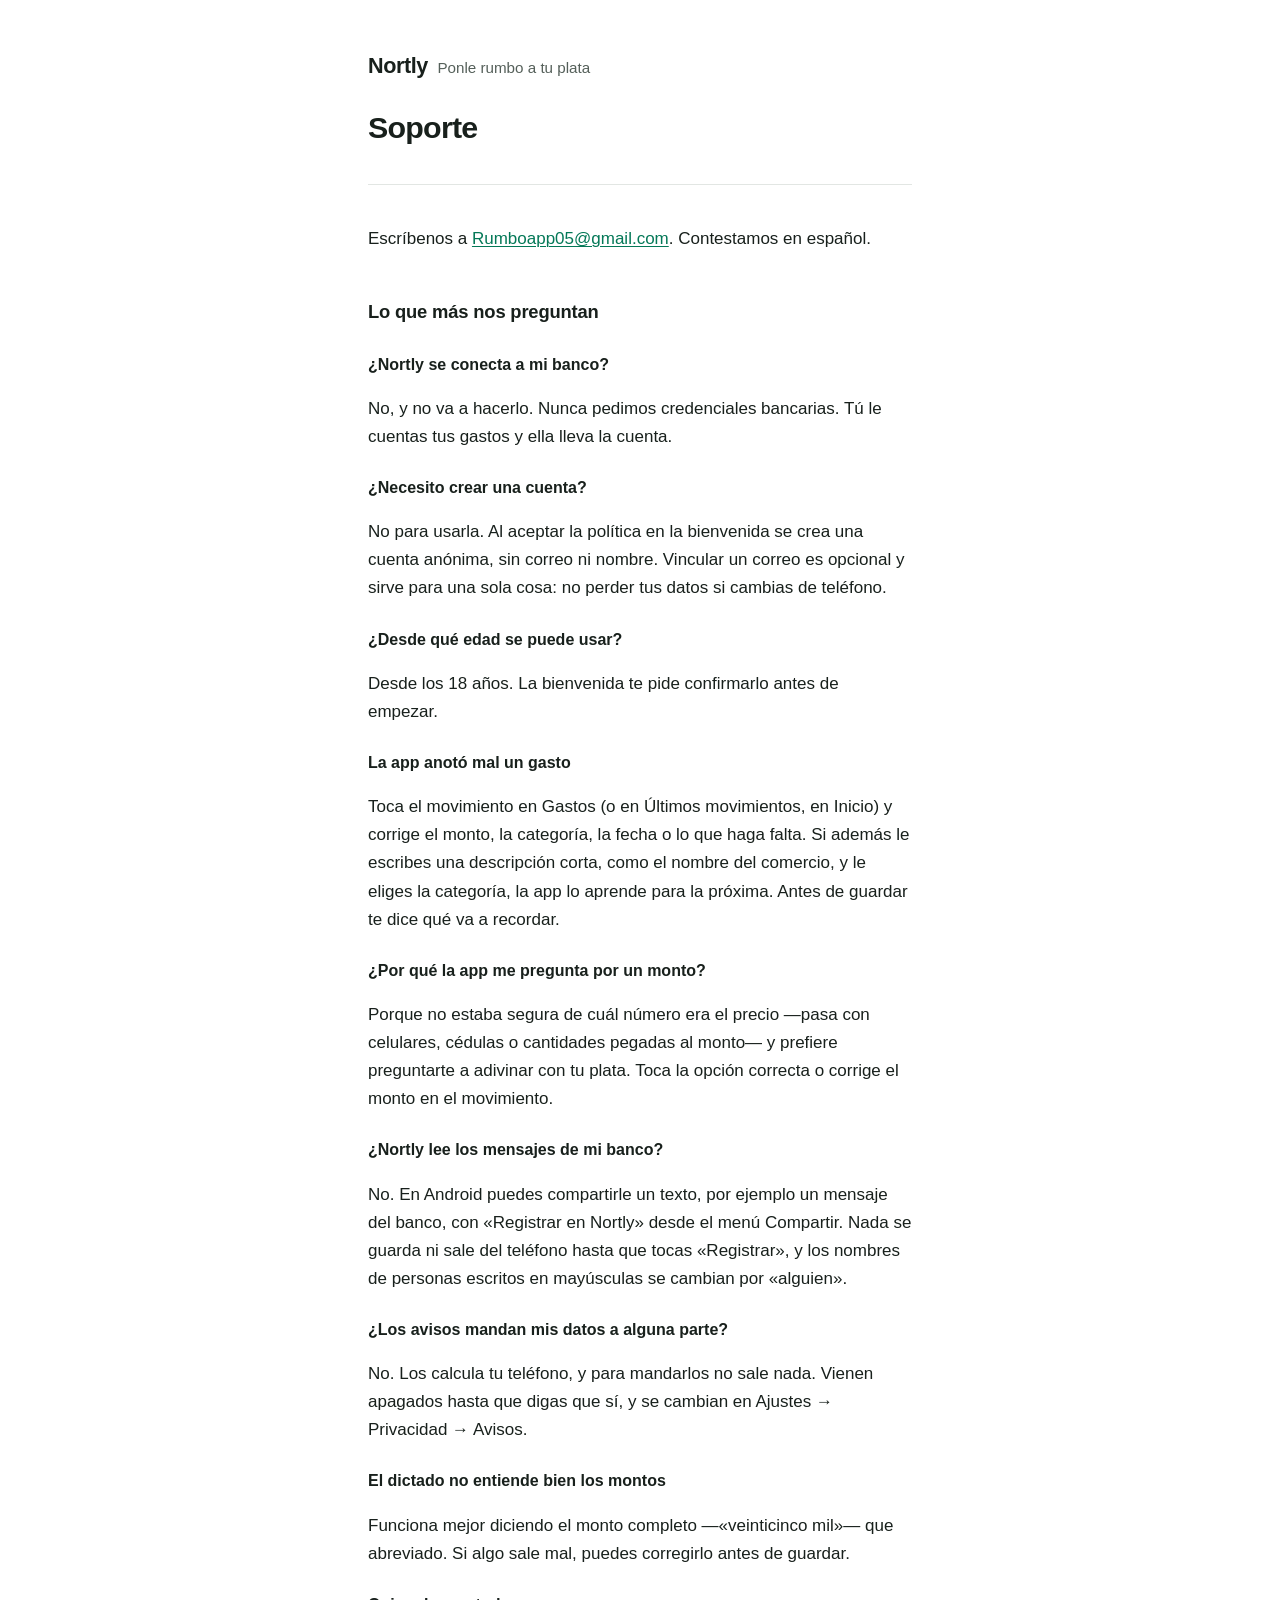
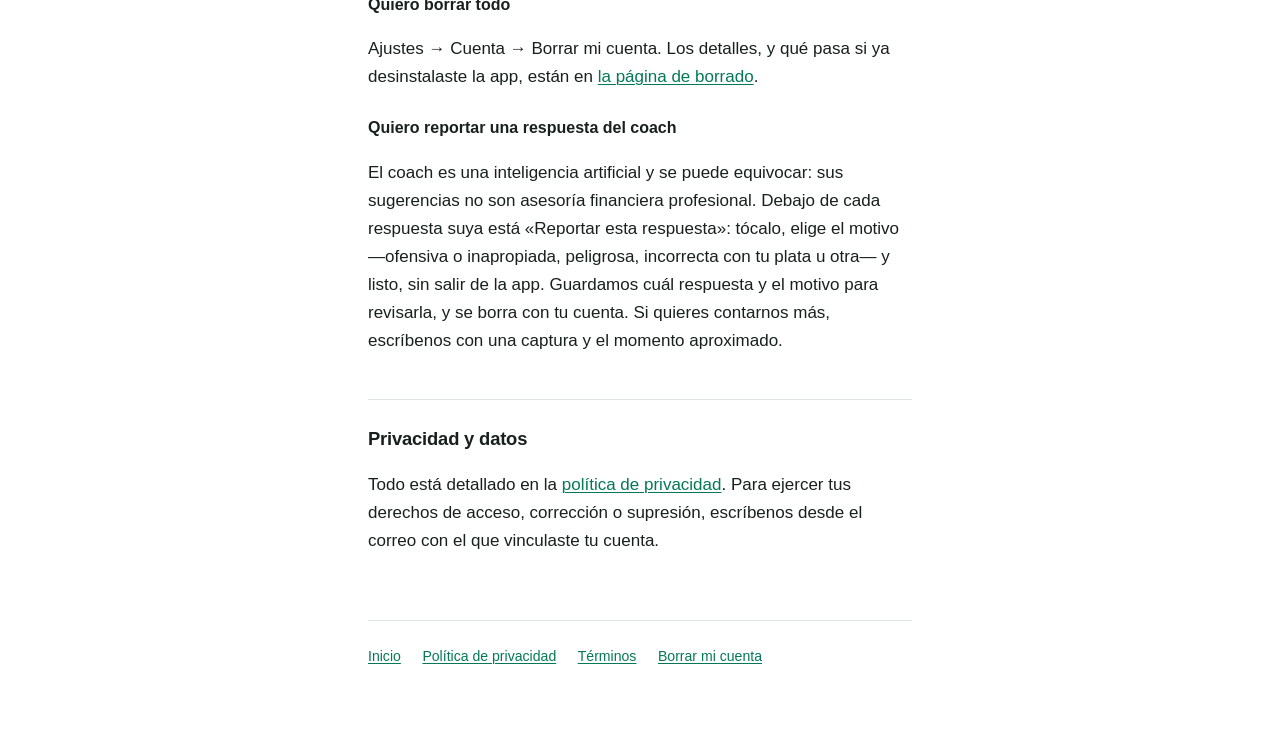
<file: soporte.html>
<!doctype html>
<html lang="es">
<head>
<meta charset="utf-8">
<meta name="viewport" content="width=device-width, initial-scale=1">
<title>Soporte — Nortly</title>
<meta name="description" content="Cómo contactar a Nortly: problemas, dudas de privacidad y reportes.">
<link rel="canonical" href="https://sudo865.github.io/rumbo-web/soporte.html">
<link rel="stylesheet" href="estilo.css">
</head>
<body>
<div class="envoltura">

<header>
  <div class="marca"><strong>Nortly</strong> <span>Ponle rumbo a tu plata</span></div>
  <h1>Soporte</h1>
</header>

<p>Escríbenos a <a href="mailto:Rumboapp05@gmail.com">Rumboapp05@gmail.com</a>. Contestamos en español.</p>

<h2>Lo que más nos preguntan</h2>

<h3>¿Nortly se conecta a mi banco?</h3>
<p>No, y no va a hacerlo. Nunca pedimos credenciales bancarias. Tú le cuentas tus gastos y ella
lleva la cuenta.</p>

<h3>¿Necesito crear una cuenta?</h3>
<p>No para usarla. Al aceptar la política en la bienvenida se crea una cuenta anónima, sin correo ni
nombre.
Vincular un correo es opcional y sirve para una sola cosa: no perder tus datos si cambias de
teléfono.</p>

<h3>¿Desde qué edad se puede usar?</h3>
<p>Desde los 18 años. La bienvenida te pide confirmarlo antes de empezar.</p>

<h3>La app anotó mal un gasto</h3>
<p>Toca el movimiento en Gastos (o en Últimos movimientos, en Inicio) y corrige el monto, la
categoría, la fecha o lo que haga falta. Si además le escribes una descripción corta, como el nombre
del comercio, y le eliges la categoría, la app lo aprende para la próxima. Antes de guardar te dice
qué va a recordar.</p>

<h3>¿Por qué la app me pregunta por un monto?</h3>
<p>Porque no estaba segura de cuál número era el precio —pasa con celulares, cédulas o cantidades
pegadas al monto— y prefiere preguntarte a adivinar con tu plata. Toca la opción correcta o corrige
el monto en el movimiento.</p>

<h3>¿Nortly lee los mensajes de mi banco?</h3>
<p>No. En Android puedes compartirle un texto, por ejemplo un mensaje del banco, con «Registrar en
Nortly» desde el menú Compartir. Nada se guarda ni sale del teléfono hasta que tocas «Registrar», y
los nombres de personas escritos en mayúsculas se cambian por «alguien».</p>

<h3>¿Los avisos mandan mis datos a alguna parte?</h3>
<p>No. Los calcula tu teléfono, y para mandarlos no sale nada. Vienen apagados hasta que digas que
sí, y se cambian en Ajustes → Privacidad → Avisos.</p>

<h3>El dictado no entiende bien los montos</h3>
<p>Funciona mejor diciendo el monto completo —«veinticinco mil»— que abreviado. Si algo sale mal,
puedes corregirlo antes de guardar.</p>

<h3>Quiero borrar todo</h3>
<p>Ajustes → Cuenta → Borrar mi cuenta. Los detalles, y qué pasa si ya desinstalaste la app, están
en <a href="borrar-cuenta.html">la página de borrado</a>.</p>

<h3>Quiero reportar una respuesta del coach</h3>
<p>El coach es una inteligencia artificial y se puede equivocar: sus sugerencias no son asesoría
financiera profesional. Debajo de cada respuesta suya está «Reportar esta respuesta»: tócalo, elige
el motivo —ofensiva o inapropiada, peligrosa, incorrecta con tu plata u otra— y listo, sin salir de
la app. Guardamos cuál respuesta y el motivo para revisarla, y se borra con tu cuenta. Si quieres
contarnos más, escríbenos con una captura y el momento aproximado.</p>

<h2>Privacidad y datos</h2>
<p>Todo está detallado en la <a href="privacidad.html">política de privacidad</a>. Para ejercer
tus derechos de acceso, corrección o supresión, escríbenos desde el correo con el que vinculaste
tu cuenta.</p>

<footer>
  <a href="index.html">Inicio</a>
  <a href="privacidad.html">Política de privacidad</a>
  <a href="terminos.html">Términos</a>
  <a href="borrar-cuenta.html">Borrar mi cuenta</a>
</footer>

</div>
</body>
</html>
</file>
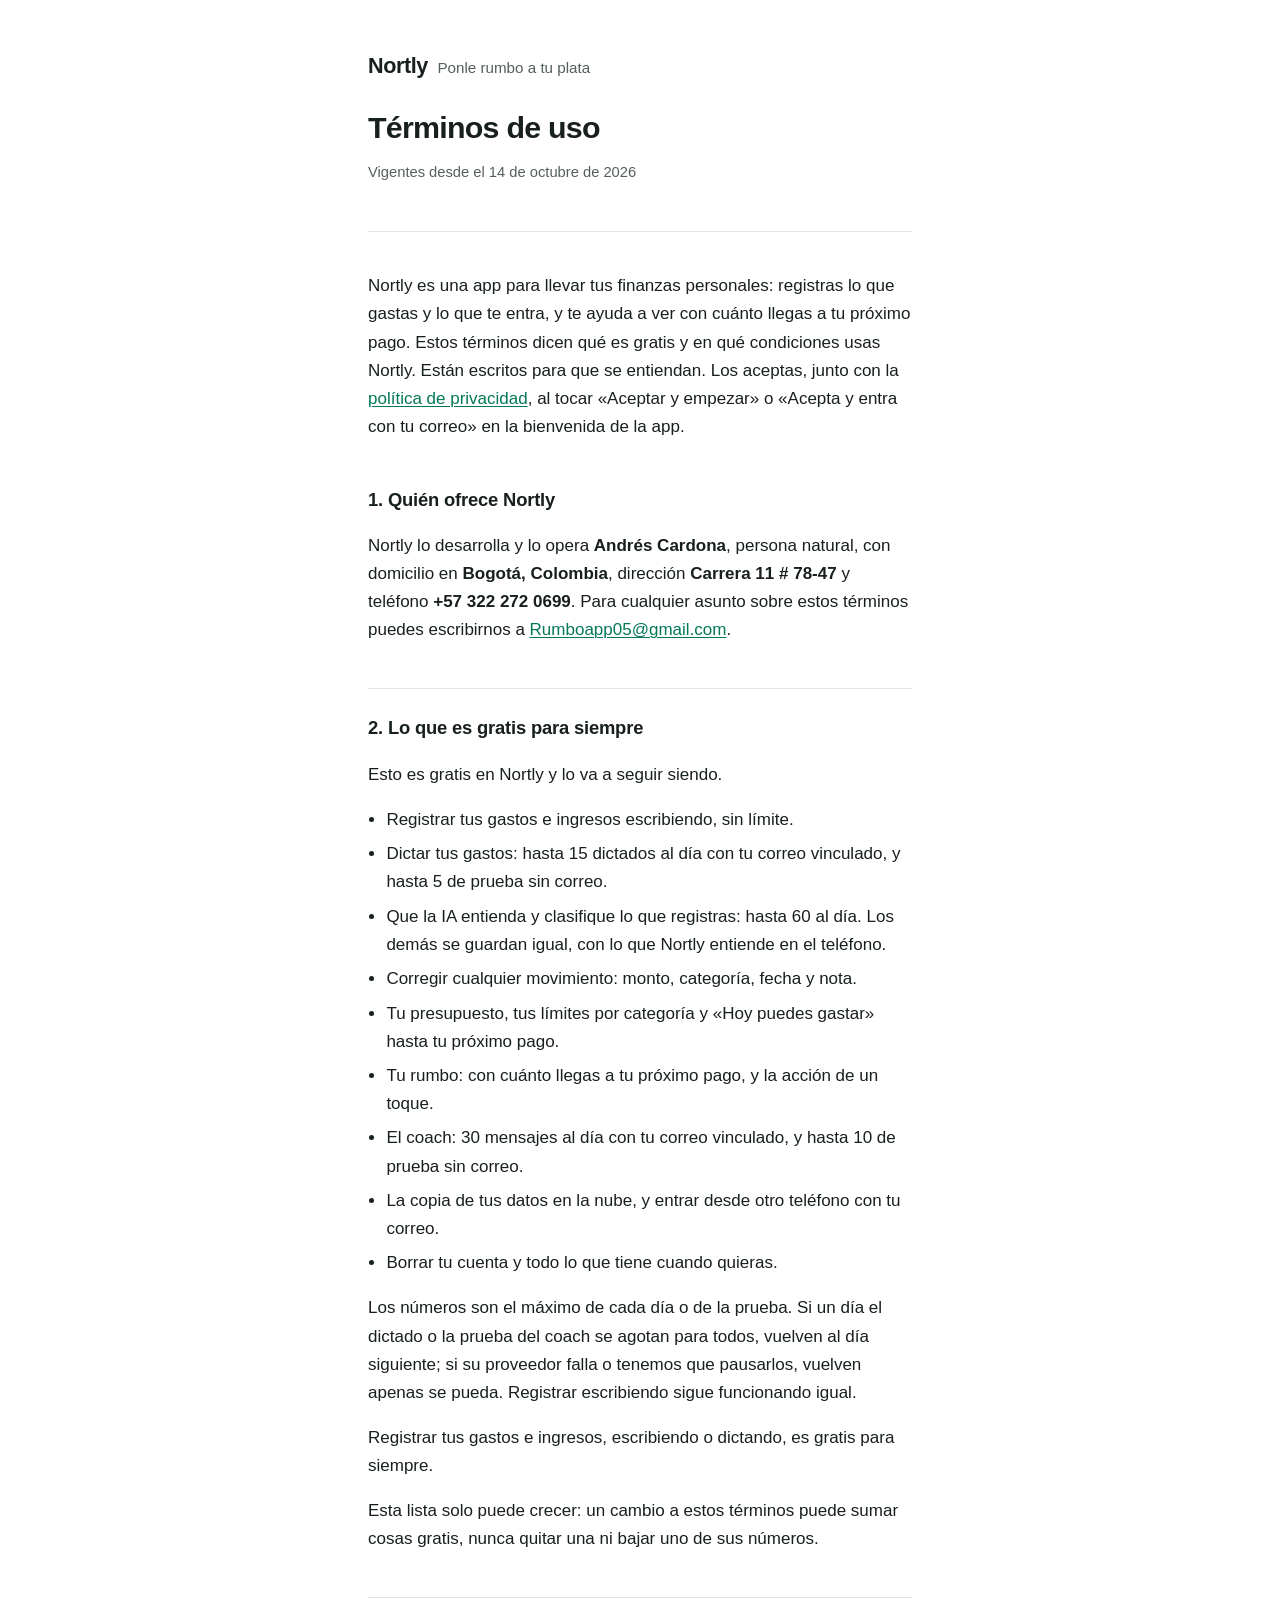
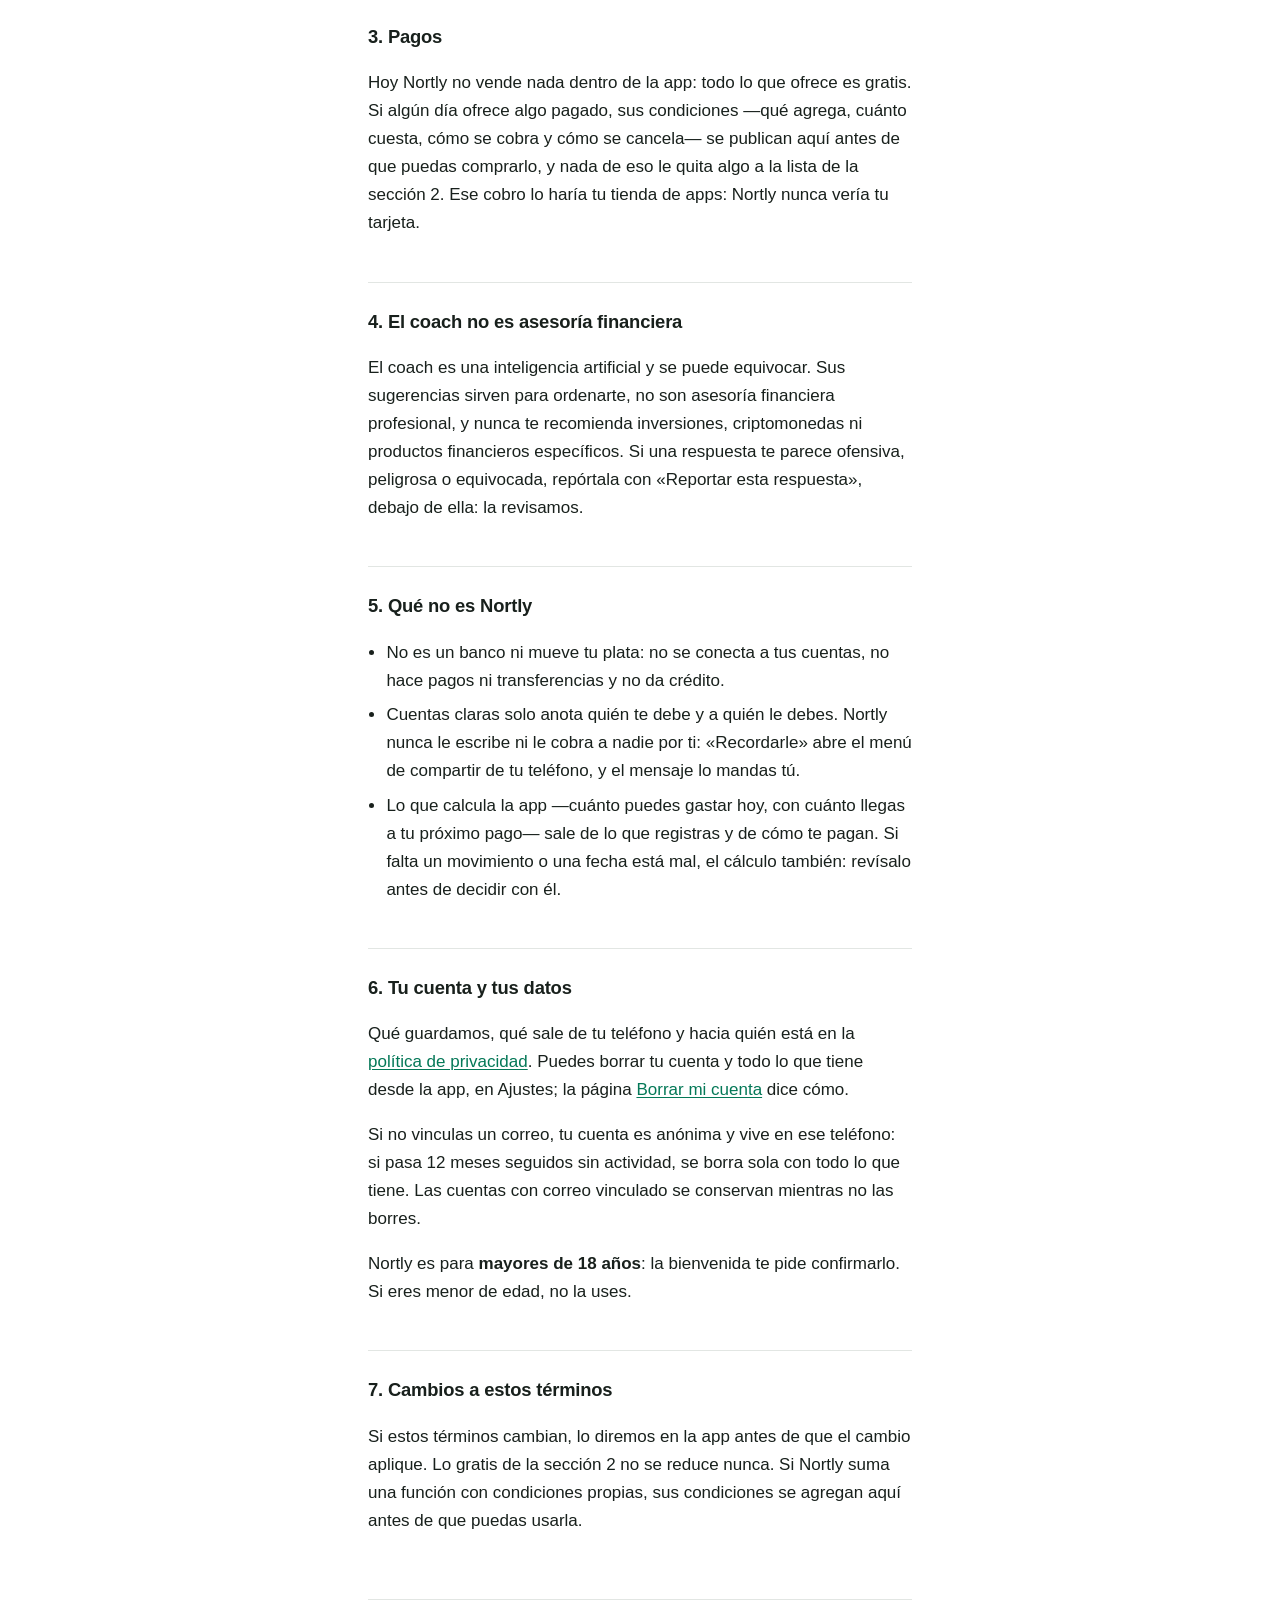
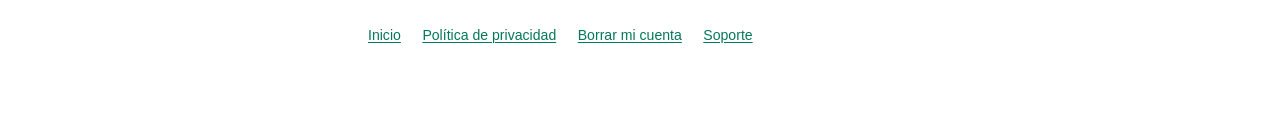
<file: terminos.html>
<!doctype html>
<html lang="es">
<head>
<meta charset="utf-8">
<meta name="viewport" content="width=device-width, initial-scale=1">
<title>Términos de uso — Nortly</title>
<meta name="description" content="Qué es gratis en Nortly para siempre y en qué condiciones usas la app.">
<link rel="canonical" href="https://sudo865.github.io/rumbo-web/terminos.html">
<link rel="stylesheet" href="estilo.css">
</head>
<body>
<div class="envoltura">

<header>
  <div class="marca"><strong>Nortly</strong> <span>Ponle rumbo a tu plata</span></div>
  <h1>Términos de uso</h1>
  <p class="sutil">Vigentes desde el 14 de octubre de 2026</p>
</header>

<p>Nortly es una app para llevar tus finanzas personales: registras lo que gastas y lo que te entra,
y te ayuda a ver con cuánto llegas a tu próximo pago. Estos términos dicen qué es gratis y en qué
condiciones usas Nortly. Están escritos para que se entiendan. Los aceptas, junto con
la <a href="privacidad.html">política de privacidad</a>, al tocar «Aceptar y empezar» o «Acepta y entra
con tu correo» en la bienvenida de la app.</p>

<h2>1. Quién ofrece Nortly</h2>
<p>Nortly lo desarrolla y lo opera <strong>Andrés Cardona</strong>, persona natural, con domicilio en
<strong>Bogotá, Colombia</strong>, dirección <strong>Carrera 11 # 78-47</strong> y teléfono
<strong>+57 322 272 0699</strong>. Para cualquier asunto sobre estos términos puedes escribirnos a
<a href="mailto:Rumboapp05@gmail.com">Rumboapp05@gmail.com</a>.</p>

<h2>2. Lo que es gratis para siempre</h2>
<p>Esto es gratis en Nortly y lo va a seguir siendo.</p>
<ul>
  <li>Registrar tus gastos e ingresos escribiendo, sin límite.</li>
  <li>Dictar tus gastos: hasta 15 dictados al día con tu correo vinculado, y hasta 5 de prueba sin correo.</li>
  <li>Que la IA entienda y clasifique lo que registras: hasta 60 al día. Los demás se guardan igual, con lo que Nortly entiende en el teléfono.</li>
  <li>Corregir cualquier movimiento: monto, categoría, fecha y nota.</li>
  <li>Tu presupuesto, tus límites por categoría y «Hoy puedes gastar» hasta tu próximo pago.</li>
  <li>Tu rumbo: con cuánto llegas a tu próximo pago, y la acción de un toque.</li>
  <li>El coach: 30 mensajes al día con tu correo vinculado, y hasta 10 de prueba sin correo.</li>
  <li>La copia de tus datos en la nube, y entrar desde otro teléfono con tu correo.</li>
  <li>Borrar tu cuenta y todo lo que tiene cuando quieras.</li>
</ul>
<p>Los números son el máximo de cada día o de la prueba. Si un día el dictado o la prueba del coach
se agotan para todos, vuelven al día siguiente; si su proveedor falla o tenemos que pausarlos,
vuelven apenas se pueda. Registrar escribiendo sigue funcionando igual.</p>
<p>Registrar tus gastos e ingresos, escribiendo o dictando, es gratis para siempre.</p>
<p>Esta lista solo puede crecer: un cambio a estos términos puede sumar cosas gratis, nunca quitar
una ni bajar uno de sus números.</p>

<h2>3. Pagos</h2>
<p>Hoy Nortly no vende nada dentro de la app: todo lo que ofrece es gratis. Si algún día ofrece algo
pagado, sus condiciones —qué agrega, cuánto cuesta, cómo se cobra y cómo se cancela— se publican aquí
antes de que puedas comprarlo, y nada de eso le quita algo a la lista de la sección 2. Ese cobro lo
haría tu tienda de apps: Nortly nunca vería tu tarjeta.</p>

<h2>4. El coach no es asesoría financiera</h2>
<p>El coach es una inteligencia artificial y se puede equivocar. Sus sugerencias sirven para
ordenarte, no son asesoría financiera profesional, y nunca te recomienda inversiones,
criptomonedas ni productos financieros específicos. Si una respuesta te parece ofensiva, peligrosa o
equivocada, repórtala con «Reportar esta respuesta», debajo de ella: la revisamos.</p>

<h2>5. Qué no es Nortly</h2>
<ul>
  <li>No es un banco ni mueve tu plata: no se conecta a tus cuentas, no hace pagos ni
      transferencias y no da crédito.</li>
  <li>Cuentas claras solo anota quién te debe y a quién le debes. Nortly nunca le escribe ni le
      cobra a nadie por ti: «Recordarle» abre el menú de compartir de tu teléfono, y el mensaje lo
      mandas tú.</li>
  <li>Lo que calcula la app —cuánto puedes gastar hoy, con cuánto llegas a tu próximo pago— sale de
      lo que registras y de cómo te pagan. Si falta un movimiento o una fecha está mal, el cálculo
      también: revísalo antes de decidir con él.</li>
</ul>

<h2>6. Tu cuenta y tus datos</h2>
<p>Qué guardamos, qué sale de tu teléfono y hacia quién está en la
<a href="privacidad.html">política de privacidad</a>. Puedes borrar tu cuenta y todo lo que tiene desde
la app, en Ajustes; la página <a href="borrar-cuenta.html">Borrar mi cuenta</a> dice cómo.</p>
<p>Si no vinculas un correo, tu cuenta es anónima y vive en ese teléfono: si pasa 12 meses seguidos
sin actividad, se borra sola con todo lo que tiene. Las cuentas con correo vinculado se conservan
mientras no las borres.</p>
<p>Nortly es para <strong>mayores de 18 años</strong>: la bienvenida te pide confirmarlo. Si eres menor
de edad, no la uses.</p>

<h2>7. Cambios a estos términos</h2>
<p>Si estos términos cambian, lo diremos en la app antes de que el cambio aplique. Lo gratis de la
sección 2 no se reduce nunca. Si Nortly suma una función con condiciones propias, sus condiciones se
agregan aquí antes de que puedas usarla.</p>

<footer>
  <a href="index.html">Inicio</a>
  <a href="privacidad.html">Política de privacidad</a>
  <a href="borrar-cuenta.html">Borrar mi cuenta</a>
  <a href="soporte.html">Soporte</a>
</footer>

</div>
</body>
</html>
</file>
<file: estilo.css>
/* Nortly — sitio publico. Sin dependencias externas: todo vive en este archivo.
   Se sirve desde GitHub Pages, asi que no puede depender de ninguna CDN. */
:root {
  color-scheme: light dark;
  --fondo: #ffffff;
  --fondo-suave: #f6f7f6;
  --texto: #18201c;
  --texto-suave: #55605a;
  --borde: #e2e6e3;
  --acento: #047857;
  --acento-texto: #ffffff;
  --aviso-fondo: #fdf6e3;
  --aviso-borde: #e8d9a8;
  --medida: 34rem;
}
@media (prefers-color-scheme: dark) {
  :root {
    --fondo: #0d1210;
    --fondo-suave: #151d19;
    --texto: #e8eeea;
    --texto-suave: #9aa8a1;
    --borde: #25322c;
    --acento: #34d399;
    --acento-texto: #06241a;
    --aviso-fondo: #241f12;
    --aviso-borde: #4a3f22;
  }
}
* { box-sizing: border-box; }
html { -webkit-text-size-adjust: 100%; }
body {
  margin: 0;
  background: var(--fondo);
  color: var(--texto);
  font: 17px/1.65 -apple-system, BlinkMacSystemFont, "Segoe UI", Roboto, "Helvetica Neue", Arial, sans-serif;
  padding: 0 1.25rem 5rem;
}
.envoltura { max-width: var(--medida); margin: 0 auto; }
header { padding: 3rem 0 2rem; border-bottom: 1px solid var(--borde); margin-bottom: 2.5rem; }
.marca { display: flex; align-items: baseline; gap: .6rem; }
.marca strong { font-size: 1.35rem; letter-spacing: -.02em; }
.marca span { color: var(--texto-suave); font-size: .95rem; }
h1 { font-size: 1.9rem; line-height: 1.2; letter-spacing: -.025em; margin: 1.6rem 0 .4rem; }
h2 {
  font-size: 1.15rem; letter-spacing: -.01em; margin: 2.75rem 0 .75rem;
  padding-top: 1.5rem; border-top: 1px solid var(--borde);
}
h2:first-of-type { border-top: 0; padding-top: 0; }
h3 { font-size: 1rem; margin: 1.5rem 0 .4rem; }
p, li { color: var(--texto); }
.sutil { color: var(--texto-suave); font-size: .92rem; }
ul { padding-left: 1.15rem; }
li { margin: .4rem 0; }
a { color: var(--acento); text-decoration-thickness: 1px; text-underline-offset: 2px; }
code {
  background: var(--fondo-suave); border: 1px solid var(--borde); border-radius: 4px;
  padding: .1em .35em; font-size: .88em;
}
.tabla-envoltura { overflow-x: auto; margin: 1rem 0; }
table { border-collapse: collapse; width: 100%; font-size: .93rem; min-width: 30rem; }
th, td { text-align: left; padding: .6rem .7rem; border-bottom: 1px solid var(--borde); vertical-align: top; }
th { font-weight: 600; color: var(--texto-suave); font-size: .82rem; text-transform: uppercase; letter-spacing: .04em; }
.aviso {
  background: var(--aviso-fondo); border: 1px solid var(--aviso-borde);
  border-radius: 10px; padding: 1rem 1.15rem; margin: 1.5rem 0;
}
.aviso p:first-child { margin-top: 0; }
.aviso p:last-child { margin-bottom: 0; }
.caja {
  background: var(--fondo-suave); border: 1px solid var(--borde);
  border-radius: 10px; padding: 1.15rem 1.25rem; margin: 1.5rem 0;
}
.pasos { counter-reset: paso; list-style: none; padding: 0; margin: 1.25rem 0; }
.pasos li {
  counter-increment: paso; position: relative; padding-left: 2.6rem; margin: 1rem 0;
}
.pasos li::before {
  content: counter(paso); position: absolute; left: 0; top: .05rem;
  width: 1.8rem; height: 1.8rem; border-radius: 50%;
  background: var(--acento); color: var(--acento-texto);
  display: grid; place-items: center; font-size: .9rem; font-weight: 600;
}
footer {
  margin-top: 4rem; padding-top: 1.5rem; border-top: 1px solid var(--borde);
  color: var(--texto-suave); font-size: .88rem;
}
footer a { margin-right: 1.1rem; display: inline-block; }
</file>
